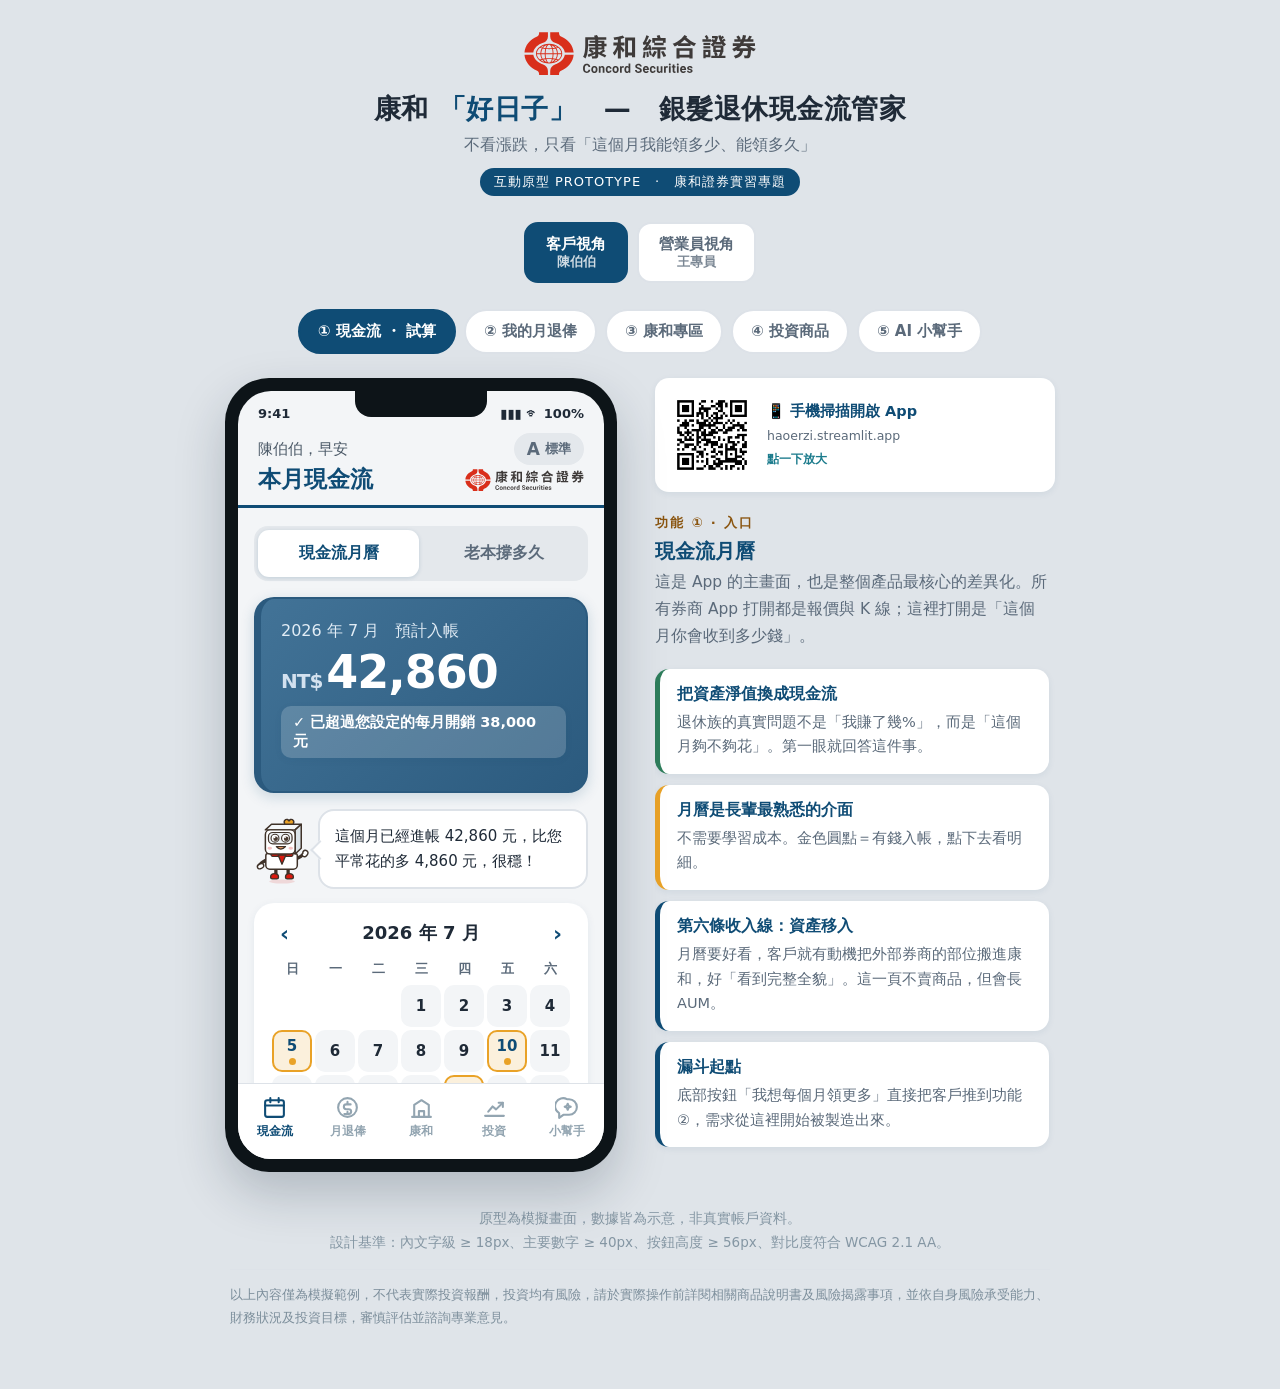
<file: index.html>
<!DOCTYPE html>
<html lang="zh-Hant">
<head>
<meta charset="UTF-8">
<meta name="viewport" content="width=device-width, initial-scale=1, viewport-fit=cover">
<title>康和「好日子」— 銀髮退休現金流管家</title>
<meta name="description" content="康和證券銀髮理財 App 原型：現金流月曆、三桶水資產配置、老本試算、防詐守門員、家庭共管。">

<!-- ===== PWA 設定（讓手機可以「加到主畫面」變成 App） ===== -->
<link rel="manifest" href="manifest.json">
<meta name="theme-color" content="#0F4C75">
<meta name="apple-mobile-web-app-capable" content="yes">
<meta name="apple-mobile-web-app-status-bar-style" content="black-translucent">
<meta name="apple-mobile-web-app-title" content="好日子">
<link rel="apple-touch-icon" href="assets/icons/icon-192.png">
<link rel="icon" type="image/png" href="assets/icons/icon-192.png">

<link rel="stylesheet" href="css/styles.css">
</head>
<body>

<!-- ===== 桌機版：說明標題（手機全螢幕模式會自動隱藏） ===== -->
<header class="page-head">
  <!-- 康和 logo（圖檔內嵌在 styles.css 的 .page-logo，單檔版本才不會有外部參照） -->
  <div class="page-logo" role="img" aria-label="康和證券集團"></div>
  <h1>康和 <span>「好日子」</span>　—　銀髮退休現金流管家</h1>
  <p>不看漲跌，只看「這個月我能領多少、能領多久」</p>
  <div class="badge">互動原型 PROTOTYPE　·　康和證券實習專題</div>
</header>

<!-- ===== 桌機版：身分切換（客戶 / 營業員，看的是同一套資料） ===== -->
<div class="roles" id="roles"><!-- 由 app.js 產生 --></div>

<!-- ===== 桌機版：畫面切換頁籤 ===== -->
<nav class="tabs" id="tabs"><!-- 由 app.js 產生 --></nav>

<div class="stage">

  <!-- ===== 手機外框 ===== -->
  <div class="phone">
    <div class="notch"></div>
    <div class="screen">
      <div class="statusbar"><span>9:41</span><span>▮▮▮ ᯤ 100%</span></div>
      <div class="appbar">
        <div class="bar-top">
          <div class="greet" id="greet">早安</div>
          <button class="a11y" id="a11y" title="切換字級大小">
            <span class="a11y-a">A</span><span id="a11yTx">標準</span>
          </button>
        </div>
        <!-- 標題列右側放白色反白 logo，每一頁都看得到品牌 -->
        <div class="title-row">
          <div class="title" id="scr-title">本月現金流</div>
          <div class="bar-logo" role="img" aria-label="康和證券"></div>
        </div>
      </div>
      <main class="body" id="body"><!-- 由 screens.js 產生 --></main>
      <nav class="nav" id="nav"><!-- 由 app.js 產生 --></nav>
      <div class="sheet" id="sheet"><!-- 二次確認用，由 app.js 產生 --></div>
    </div>
  </div>

  <!-- ===== 桌機版：右側簡報講稿 ＋ 手機掃描 QR code ===== -->
  <aside class="notes-col">
    <!-- QR code 圖片內嵌於 css/styles.css（改網址見 js/data.js 的 DEPLOY 註解）。
         點這張小卡會開啟下面的放大浮層，方便台下的人掃描。 -->
    <div class="qr-card" id="qrCard"><!-- 由 app.js 產生 --></div>
    <div class="notes" id="notes"><!-- 由 notes.js 產生 --></div>
  </aside>

</div>

<!-- ===== QR code 放大浮層：點左側小卡開啟，給台下的人掃描用 ===== -->
<div class="qr-zoom" id="qrZoom"><!-- 由 app.js 產生 --></div>

<footer class="foot">
  原型為模擬畫面，數據皆為示意，非真實帳戶資料。<br>
  設計基準：內文字級 ≥ 18px、主要數字 ≥ 40px、按鈕高度 ≥ 56px、對比度符合 WCAG 2.1 AA。
  <!-- 風險揭露文字由 app.js 從 data.js 的 GENERAL_DISCLAIMER 填入，只維護一份 -->
  <div class="foot-disc" id="footDisc"></div>
</footer>

<!-- ===== 程式碼（刻意使用傳統 script，確保雙擊 index.html 也能開） ===== -->
<script src="js/data.js"></script>
<script src="js/screens.js"></script>
<script src="js/notes.js"></script>
<script src="js/app.js"></script>
</body>
</html>
</file>
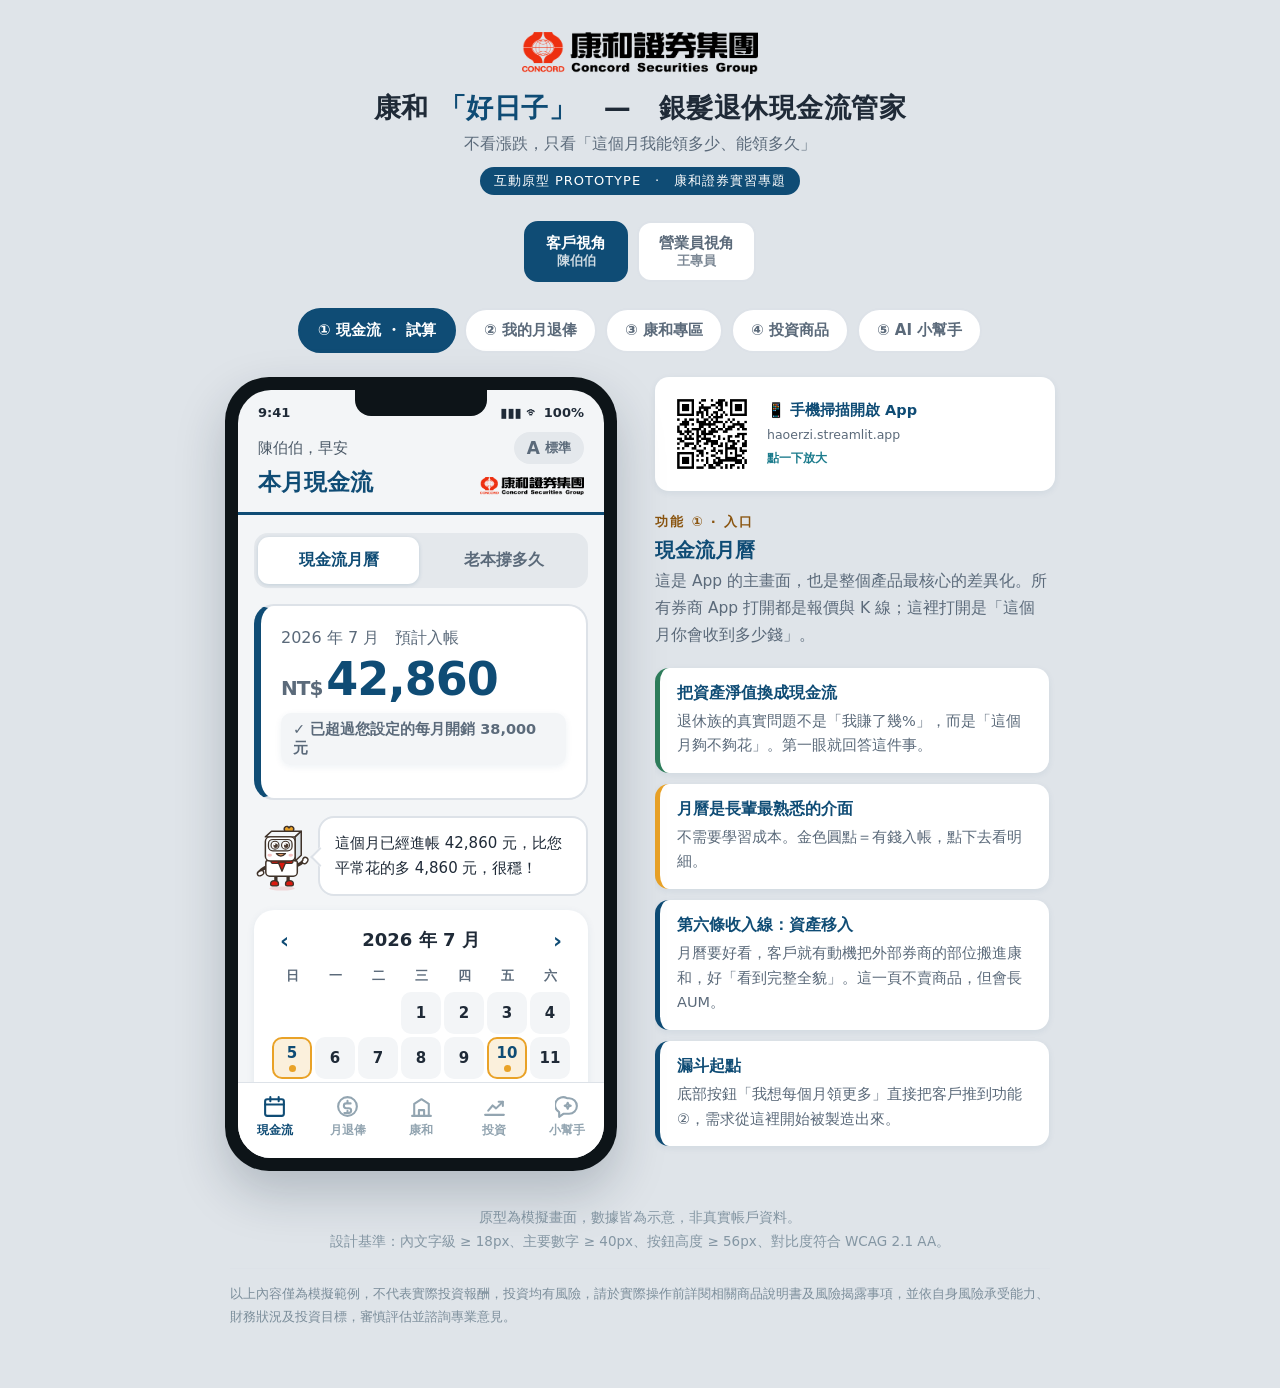
<file: 單檔版本_備份.html>
<!DOCTYPE html>
<!--
  康和「好日子」— 銀髮退休現金流管家　【單檔版本】
  ------------------------------------------------------------------
  這支檔案是由 index.html + css/ + js/ 自動合併產生的，方便單獨寄送或
  雙擊開啟。要修改內容請改原始的 js/data.js，改完後執行 產生單檔.py
  重新產生一次，不要直接改這裡。
  產生日期：2026-08-04　·　對應 service-worker 版本：v13
  ------------------------------------------------------------------
-->
<html lang="zh-Hant">
<head>
<meta charset="UTF-8">
<meta name="viewport" content="width=device-width, initial-scale=1, viewport-fit=cover">
<title>康和「好日子」— 銀髮退休現金流管家</title>
<meta name="description" content="康和證券銀髮理財 App 原型：現金流月曆、三桶水資產配置、老本試算、防詐守門員、家庭共管。">

<meta name="theme-color" content="#0F4C75">
<meta name="apple-mobile-web-app-capable" content="yes">
<meta name="apple-mobile-web-app-status-bar-style" content="black-translucent">
<meta name="apple-mobile-web-app-title" content="好日子">

<style>
/* ==========================================================================
   康和「好日子」App 樣式表
   --------------------------------------------------------------------------
   想改「顏色」→ 改下面第 1 區的 :root 變數，全站會一起變
   想改「字級」→ 搜尋 font-size
   想改「手機尺寸」→ 搜尋 .phone 的 width、.screen 的 height
   ========================================================================== */

/* ===== 1. 色彩與設計變數（改這裡就能換整套配色） ===== */
:root{
  /* ===== 主色調：灰、白、深藍 =====
     整體只用這三個色階，畫面才不會花。顏色只留給「有特殊意義」的東西
     （見下方的語意色）。 */
  --navy:#0F4C75;        /* 主色：主要按鈕、選中的頁籤／導覽、卡片色條 */
  --navy-dk:#0A3557;     /* 主色深階：hover、需要更深的時候 */
  --head:#0F4C75;        /* 標題、金額、重點數字（跟主色同一個藍，語意不同所以分開放） */

  --ink:#1F2A37;         /* 主要文字：深灰藍 */
  --ink-2:#5B6A7A;       /* 次要文字 */
  --line:#DDE2E8;        /* 卡片外框 */
  --line-2:#EDF0F3;      /* 更淡的分隔線（列與列之間） */
  --bg:#DFE4E9;          /* 頁面底色：灰（比卡片深兩階，白手機才浮得起來） */
  --tint:#F3F5F7;        /* 手機螢幕底色、卡片內的淺色填充 */
  --tint-2:#E4E8EC;      /* 手機標題列的灰 */
  --track:#DDE2E8;       /* 滑桿與進度條的軌道 */
  --card:#FFFFFF;        /* 卡片：白 */

  /* ===== 語意色：只給「有特別意義」的東西用，不當裝飾 =====
     金 → ① 月曆的入帳金點，以及「把選定商品加進月曆」的模擬狀態
     綠 → 安全、適合您、每月可領的錢（正向）
     琥珀→ 警示、RR4、需加強評估
     酒紅→ 高風險、詐騙警告、RR5
     青 → 聯絡真人（撥電話、預約回電）
     品牌紅 → 只給吉祥物「小方」的領巾與鞋，跟官方角色一致；
              介面本身不再用紅色（logo 是圖檔，本來就保留原本的紅黑配色） */
  --gold:#E9A227;
  --gold-tx:#8A5510;
  --gold-lt:#FBF0DC;
  --green:#2E7D5B;
  --green-lt:#E4F2EA;
  --red:#7A2233;
  --red-lt:#FBE9E7;
  --teal:#1B7B8C;
  --brand-red:#DB190E;

  --radius:20px;
  --font:"PingFang TC","Noto Sans TC","Microsoft JhengHei",system-ui,sans-serif;
}

*{box-sizing:border-box;-webkit-tap-highlight-color:transparent}

/* 按下去會有一點點回饋（輕輕縮小一下），比死板的純色切換更有手感。
   幅度很小（4%）、時間很短，不是持續播放的動態效果，跟吉祥物的浮動動畫不同類，
   不受「減少動態效果」設定影響——原生 iOS/Android 的按鈕按壓回饋也是同樣邏輯。 */
.bigbtn,.pick,.chip,.tab,.role,.qbtn,.nav button,.qr-card,.cz-t,.cz-b{
  transition:transform .12s ease;
}
.bigbtn:active,.pick:active,.chip:active,.tab:active,.role:active,
.qbtn:active,.nav button:active,.qr-card:active,.cz-t:active,.cz-b:active{
  transform:scale(.96);
}

body{
  margin:0;padding:32px 16px 60px;
  background:var(--bg);
  font-family:var(--font);
  color:var(--ink);
}

/* 背景保持全白，不加裝飾色塊——之前那兩團模糊光暈會把白色染成淡紅／淡黃。 */

/* ===== 2. 桌機版頁首 ===== */
.page-head{max-width:1180px;margin:0 auto 26px;text-align:center}
.page-head h1{font-size:27px;margin:0 0 8px;letter-spacing:.5px}
.page-head h1 span{color:var(--head)}
.page-head p{margin:0;color:var(--ink-2);font-size:16px}
.badge{display:inline-block;margin-top:12px;background:var(--navy);color:#fff;
  font-size:13px;padding:5px 14px;border-radius:20px;letter-spacing:1px}

/* ===== 3. 畫面切換頁籤 ===== */
.tabs{display:flex;flex-wrap:wrap;gap:8px;justify-content:center;max-width:900px;margin:26px auto 24px}
.tab{
  background:#fff;border:2px solid var(--line);color:var(--ink-2);
  padding:11px 18px;border-radius:30px;font-size:15px;font-weight:600;
  cursor:pointer;transition:.15s;font-family:inherit;
}
.tab:hover{border-color:var(--navy)}
.tab.on{background:var(--navy);border-color:var(--navy);color:#fff}

/* ===== 4. 版面 ===== */
.stage{display:flex;gap:38px;justify-content:center;align-items:flex-start;
  max-width:1180px;margin:0 auto;flex-wrap:wrap}

/* ===== 5. 手機外框 ===== */
.phone{
  width:392px;flex:0 0 392px;background:#0d1418;border-radius:44px;padding:13px;
  /* 背景改成純白之後，原本外圍那圈品牌紅暈光會在白底上變成一圈粉紅，很髒，
     改回單純的中性深色投影。 */
  box-shadow:0 22px 50px rgba(20,35,55,.22);
  position:relative;
}
.notch{position:absolute;top:13px;left:50%;transform:translateX(-50%);
  width:132px;height:26px;background:#0d1418;border-radius:0 0 16px 16px;z-index:6}
.screen{
  background:var(--tint);border-radius:33px;overflow:hidden;height:768px;
  display:flex;flex-direction:column;position:relative;
}
/* 標題列改成白底深字（原本是整塊實色紅底＋白字）。
   康和「好康 fun 心投」官網的頁首就是白底＋紅黑原版 logo，這樣改有三個好處：
     1. 少一大塊紅，整體不再刺眼
     2. logo 可以用官方原版配色，不必再做一張白色反白版
     3. 標題文字對比度從「白配紅 5.05:1」提高到「深褐配白 12:1 以上」
   底部留一條品牌紅細線當視覺錨點，仍看得出是康和的紅。 */
.statusbar{height:34px;flex:0 0 34px;background:var(--bar);color:var(--ink);
  display:flex;align-items:flex-end;justify-content:space-between;
  padding:0 20px 4px;font-size:13px;font-weight:600}
.appbar{background:var(--bar);color:var(--ink);padding:8px 20px 14px;
  border-bottom:3px solid var(--navy)}
.appbar .bar-top{display:flex;align-items:center;justify-content:space-between;gap:10px}
.appbar .greet{font-size:15px;color:#4A5866}
.appbar .title{font-size:23px;font-weight:700;margin-top:3px;color:var(--head)}
/* 無障礙：字級切換鈕（點一下循環 標準 → 大 → 特大） */
.a11y{background:var(--tint-2);border:0;border-radius:20px;color:var(--ink-2);
  font-family:inherit;font-size:13px;font-weight:700;padding:7px 13px;cursor:pointer;
  display:flex;align-items:center;gap:5px}
.a11y .a11y-a{font-size:17px;font-weight:800;line-height:1}
.body{flex:1;overflow-y:auto;padding:18px 16px 20px;-webkit-overflow-scrolling:touch}
.body::-webkit-scrollbar{width:0}

/* ===== 6. 底部導覽列 ===== */
.nav{flex:0 0 76px;background:#fff;border-top:1px solid var(--line);
  display:flex;align-items:center;justify-content:space-around;padding-bottom:8px}
.nav button{background:none;border:0;font-family:inherit;cursor:pointer;
  display:flex;flex-direction:column;align-items:center;gap:3px;
  color:#93A5B1;font-size:12px;font-weight:600;padding:6px 4px;flex:1}
.nav button svg{width:25px;height:25px;stroke:currentColor;fill:none;stroke-width:2;
  stroke-linecap:round;stroke-linejoin:round}
.nav button.on{color:var(--navy)}

/* ===== 7. 通用卡片 ===== */
.card{background:var(--card);border-radius:var(--radius);padding:18px;margin-bottom:14px;
  box-shadow:0 2px 8px rgba(15,76,117,.07)}
.card h3{margin:0 0 12px;font-size:18px;font-weight:700}
.sub{font-size:14px;color:var(--ink-2);line-height:1.6}

/* ===== 8. 主要金額區塊 ===== */
/* 原本是整塊實色紅底＋白字，看起來像一大塊警示色。
   改成白底卡片＋左側色條＋數字本身用色，紅色變成點綴不是背景，
   跟康和「好康 fun 心投」官網的做法一致（白底配色塊點綴，不是滿版色底）。 */
.hero{background:var(--card);border:2px solid var(--line);border-left:7px solid var(--navy);
  border-radius:20px;padding:22px 20px;margin-bottom:16px;color:var(--ink)}
.hero .lbl{font-size:16px;color:var(--ink-2)}
.hero .amt{font-size:46px;font-weight:800;letter-spacing:-1px;margin:6px 0 2px;
  line-height:1.05;color:var(--head)}
.hero .amt small{font-size:20px;font-weight:600;margin-right:4px;color:var(--ink-2)}
/* border:0 是必要的：桌機右側講稿的卡片也叫 .note，它的 border-left:5px 會漏進來，
   配上這裡的 border-radius 會在左邊畫出一條括號狀的弧線。 */
.hero .note{font-size:14.5px;color:var(--ink-2);margin-top:8px;border:0;
  background:var(--tint);padding:7px 12px;border-radius:10px;display:inline-block;font-weight:600}
/* 模擬狀態（在 ② 選了補缺口方案之後）：整張卡換成亮金實底＋深褐字。
   一般狀態是白卡藍字、模擬狀態是亮金卡，兩者一眼就分得出來，
   在整頁白卡之中最搶眼。
   ------------------------------------------------------------------
   為什麼是「深褐字」不是白字：亮金 #E9A227 配白字只有 2.17:1，
   完全過不了 WCAG AA。要用白字就得把金色一路壓深到 #A8680C 以下，
   那樣就不亮了。改成亮金底＋深褐字，對比度 6.36～8.82:1，
   金色可以維持最亮的狀態——這也是康和「好康 fun 心投」官網
   那條黃色列的做法。 */
/* 五段漸層：46% 處放一道微亮的反光帶，金色才會像「金屬」而不是一塊平面的芥末色。
   色相刻意壓在 39–43°（偏橘的暖金）——原本 44° 偏綠，看起來就會像芥末醬。
   每一段都驗過對比度，最深的 #C99A42 配深褐字仍有 5.39:1。 */
.hero.sim{background:linear-gradient(135deg,#F6E1AC 0%,#E7C67B 30%,#F0D293 46%,
    #DCB35F 62%,#C99A42 100%);
  border:2px solid #BE8E34;border-left:7px solid #BE8E34;color:#3A2A12;
  box-shadow:0 6px 20px rgba(190,142,52,.32)}
.hero.sim .lbl{color:#4A3410}
.hero.sim .amt{color:#3A2A12}
.hero.sim .amt small{color:#4A3410}
/* 說明列用「半透明白」提亮，讓中間比外框淺一階（之前用半透明黑，中間反而比旁邊深，
   看起來像凹陷）。 */
.hero.sim .note{background:rgba(255,255,255,.42);color:#3A2A12}

/* ===== 9. 現金流月曆 ===== */
.cal-head{display:flex;align-items:center;justify-content:space-between;margin-bottom:10px}
.cal-head b{font-size:18px}
.cal-head span{color:var(--head);font-size:22px;font-weight:700;padding:0 8px;cursor:pointer}
/* minmax(0,1fr)：1fr 的隱含最小值是內容寬度，放大字級時 7 欄會壓不下去而溢出，
   改成 minmax(0,1fr) 才能真的等分縮小 */
.cal{display:grid;grid-template-columns:repeat(7,minmax(0,1fr));gap:3px}
.cal .dow{text-align:center;font-size:13px;color:var(--ink-2);font-weight:700;padding:4px 0}
.cal .day{aspect-ratio:1/1.05;border-radius:10px;display:flex;flex-direction:column;
  align-items:center;justify-content:center;font-size:15px;font-weight:600;
  border:2px solid transparent;background:var(--tint);color:var(--ink)}
.cal .day.blank{background:transparent}
.cal .day.pay{background:var(--gold-lt);border-color:var(--gold);color:var(--head);cursor:pointer}
.cal .day.pay .dot{width:7px;height:7px;border-radius:50%;background:var(--gold);margin-top:3px}
.cal .day.pay.sel{background:var(--gold);color:var(--ink)}
.cal .day.pay.sel .dot{background:#fff}
/* 模擬方案的入帳日：虛線外框，跟真實入帳區隔開 */
.cal .day.plan{background:#fff;border:2.5px dashed var(--gold);color:var(--gold-tx)}
.cal .day.plan .dot{background:var(--gold)}
.cal .day.plan.sel{background:var(--gold);color:var(--ink);border-style:solid}

.pay-list{margin-top:14px;border-top:2px dashed var(--line);padding-top:12px}
.pay-row{display:flex;justify-content:space-between;align-items:center;
  padding:11px 0;border-bottom:1px solid var(--line-2);font-size:16px}
.pay-row:last-child{border-bottom:0}
.pay-row .d{color:var(--ink-2);font-size:14px}
.pay-row .n{font-weight:600}
.pay-row .v{color:var(--green);font-weight:800;font-size:18px}
.pay-row.sim .n{color:var(--gold-tx)}
.pay-row.sim .v{color:var(--gold-tx)}
.pay-total{border-top:2px solid var(--line);margin-top:6px;padding-top:12px}
.pay-total .n{font-size:17px}
.pay-total .v{font-size:22px}
.list-title{margin-bottom:8px;font-weight:600;color:var(--ink);font-size:14px}

/* ===== 9-2. 畫面 ① 的左右子頁切換（現金流月曆 ／ 老本撐多久） ===== */
.subtabs{display:flex;gap:4px;background:var(--tint-2);border-radius:14px;padding:4px;margin-bottom:16px}
.subtab{flex:1;min-width:0;background:none;border:0;border-radius:11px;
  font-family:inherit;font-size:16px;font-weight:700;color:var(--ink-2);
  padding:13px 6px;cursor:pointer;transition:.15s;white-space:nowrap;
  overflow:hidden;text-overflow:ellipsis}
.subtab.on{background:#fff;color:var(--head);box-shadow:0 1px 4px rgba(15,76,117,.16)}

/* ==========================================================================
   9-3. 吉祥物「小方」
   --------------------------------------------------------------------------
   圖形是 screens.js 的 S.mk()（SVG）。這裡只管大小、位置與動畫。
   四種尺寸：mk-lg 大 / mk-md 中 / mk-sm 小 / mk-av 對話頭像
   mk-peek 是「從金額卡右下角冒出來」的特別用法。
   ========================================================================== */
.mk{display:block;flex:0 0 auto;overflow:visible}
.mk-lg{width:118px}
.mk-md{width:78px}
.mk-sm{width:56px}
.mk-av{width:38px;align-self:flex-end;margin-bottom:-2px}

/* 小方 ＋ 對話泡泡 */
.mk-row{display:flex;align-items:center;gap:8px;margin-bottom:14px}
.mk-say{position:relative;flex:1;min-width:0;background:#fff;border:2px solid var(--line);
  border-radius:16px;padding:13px 15px;font-size:15px;line-height:1.65;color:var(--ink);
  text-align:left}
.mk-say b{color:var(--head)}
/* 泡泡左邊的小尖角：旋轉 45° 的方塊，只留左下兩邊框線，接縫才不會露出來 */
.mk-say::after{content:"";position:absolute;left:-7px;top:50%;margin-top:-6px;
  width:12px;height:12px;background:#fff;transform:rotate(45deg);
  border-left:2px solid var(--line);border-bottom:2px solid var(--line)}
.card .mk-row{margin-bottom:0}
.card .mk-say{background:var(--tint)}
.card .mk-say::after{background:var(--tint)}

/* 動畫：浮動、揮手、眨眼 */
.mk-b{animation:mkFloat 3.4s ease-in-out infinite}
.mk-h{transform-origin:92px 100px;animation:mkWave 1.9s ease-in-out infinite}
.mk-e{animation:mkBlink 5.2s infinite}
@keyframes mkFloat{0%,100%{transform:translateY(0)}50%{transform:translateY(-3.5px)}}
@keyframes mkWave{0%,100%{transform:rotate(-10deg)}50%{transform:rotate(18deg)}}
@keyframes mkBlink{0%,92%,100%{transform:scaleY(1)}95%{transform:scaleY(.12)}}
/* 使用者若在系統關掉動態效果，就完全靜止（前庭失調與暈眩考量） */
@media (prefers-reduced-motion:reduce){
  .mk-b,.mk-h,.mk-e{animation:none}
}

/* ===== 10. 區塊小標與鍵值列（月退俸／投資頁共用） ===== */
.sec-h{font-size:16px;font-weight:700;color:var(--head);margin:20px 0 10px;
  padding-left:11px;border-left:5px solid var(--navy)}
/* 分類標題正下方的一句白話解釋（投資頁用），字級小、灰色，不搶標題的視覺重量 */
.sec-d{font-size:13px;color:var(--ink-2);line-height:1.6;margin:-4px 0 12px;padding-left:11px}
/* ETF 內部的小分類標題（市值型／高股息…），比 .sec-h 再輕一階 */
.sec-h2{font-size:13.5px;font-weight:700;color:var(--teal);margin:14px 0 8px;
  padding-left:11px;border-left:3px solid var(--teal)}
.kv-row{display:flex;justify-content:space-between;align-items:center;
  padding-top:13px;margin-top:13px;border-top:1px dashed var(--line);font-size:15.5px;color:var(--ink-2)}
.kv-row b{font-size:19px;color:var(--head)}

/* ===== 11. 試算滑桿 ===== */
.slider-wrap{margin:16px 0 6px}
.slider-val{font-size:32px;font-weight:800;color:var(--head);text-align:center;margin-bottom:6px}
input[type=range]{-webkit-appearance:none;appearance:none;width:100%;height:14px;border-radius:10px;
  background:var(--track);outline:none}
input[type=range]::-webkit-slider-thumb{-webkit-appearance:none;width:40px;height:40px;
  border-radius:50%;background:#fff;border:5px solid var(--navy);cursor:pointer;
  box-shadow:0 3px 8px rgba(0,0,0,.22)}
input[type=range]::-moz-range-thumb{width:32px;height:32px;border-radius:50%;
  background:#fff;border:5px solid var(--navy);cursor:pointer}
.range-ends{display:flex;justify-content:space-between;font-size:13px;color:var(--ink-2);margin-top:6px}

.result{background:var(--green-lt);border-radius:16px;padding:18px;text-align:center;margin-top:16px;
  border:2px solid #BFE0CE}
.result.warn{background:var(--gold-lt);border-color:#EBCB94}
.result.bad{background:var(--red-lt);border-color:#F0BDB6}
.result .lbl{font-size:16px;color:var(--ink-2)}
.result .big{font-size:44px;font-weight:800;color:var(--green);line-height:1.1;margin:4px 0}
.result.warn .big{color:var(--gold-tx)}
.result.bad .big{color:var(--red)}
.result .tip{font-size:14.5px;color:var(--ink-2);margin-top:6px;line-height:1.6}

.timeline{height:26px;border-radius:13px;background:var(--track);overflow:hidden;margin:14px 0 4px;position:relative}
.timeline .fill{height:100%;background:linear-gradient(90deg,var(--teal),var(--green));
  transition:width .6s;display:flex;align-items:center;justify-content:flex-end;
  padding-right:9px;color:#fff;font-size:12.5px;font-weight:700}

/* ===== 12. 提示與警示卡 ===== */
.alert{border-radius:16px;padding:16px;margin-bottom:13px;display:flex;gap:13px;align-items:flex-start}
.alert .ic{flex:0 0 42px;height:42px;border-radius:50%;display:flex;align-items:center;
  justify-content:center;font-size:22px}
.alert.hi{background:var(--red-lt);border:2px solid #F0BDB6}
.alert.hi .ic{background:var(--red);color:#fff}
.alert.md{background:var(--gold-lt);border:2px solid #EBCB94}
.alert.md .ic{background:var(--gold);color:var(--ink)}
.alert.ok{background:var(--green-lt);border:2px solid #BFE0CE}
.alert.ok .ic{background:var(--green);color:#fff}
.alert .t{font-size:16.5px;font-weight:700;margin-bottom:4px}
.alert .x{font-size:14.5px;color:var(--ink-2);line-height:1.62}

/* ===== 13. 大按鈕（樂齡設計：高度 ≥ 56px） ===== */
.bigbtn{width:100%;border:0;border-radius:16px;padding:19px;font-size:19px;font-weight:700;
  font-family:inherit;cursor:pointer;margin-bottom:11px;display:flex;
  align-items:center;justify-content:center;gap:9px}
.bigbtn.p{background:var(--navy);color:#fff}
.bigbtn.r{background:var(--red);color:#fff}
.bigbtn.t{background:var(--teal);color:#fff}
.bigbtn.o{background:#fff;color:var(--navy);border:2.5px solid var(--navy)}
.bigbtn.sm{padding:14px;font-size:16px;margin-top:12px}
a.bigbtn{text-decoration:none}   /* 撥號與外連用 <a>，外觀要跟 <button> 一致 */

/* ===== 13-2. 康和 logo 的三個位置 =====
   原檔：assets/logo-concords.png（彩色，1187x211，取自康和官網集團簡介 PDF）
        assets/logo-concords-white.png（反白版，深色底用）
   兩張都內嵌成 data URI，單檔版本才不會有外部參照。 */
/* 桌機頁首：彩色 */
/* 康和 logo（紅底球＋黑字，官方原版配色，沒有改過色）。
   桌機頁首與手機標題列共用同一張圖：手機標題列以前用的是「純白反白版」，
   改成白底標題列之後就該用原版配色了，白色版整個刪掉，檔案反而更小。 */
.page-logo,.bar-logo{background-image:url("[data-uri]")}
.page-logo{width:100%;max-width:236px;height:42px;margin:0 auto 16px;
  background-repeat:no-repeat;background-position:center;background-size:contain}
/* 手機標題列右側的 logo：白底標題列配官方原版紅黑配色，每一頁都看得到 */
.title-row{display:flex;align-items:flex-end;justify-content:space-between;gap:12px}
.bar-logo{flex:0 0 auto;width:104px;height:19px;margin-bottom:3px;
  background-repeat:no-repeat;background-position:center;background-size:contain}

/* 大按鈕：左圖示、右兩行字（掌先機、投顧網站、樂齡專線共用） */
.cz{margin-bottom:4px}
.cz-b{text-decoration:none;justify-content:flex-start;gap:14px;padding:17px 18px;text-align:left}
.cz-ic{width:30px;height:30px;flex:0 0 auto;fill:none;stroke:currentColor;stroke-width:1.9;
  stroke-linecap:round;stroke-linejoin:round}
.cz-tx{display:flex;flex-direction:column;line-height:1.3;min-width:0}
.cz-tx i{font-style:normal;font-size:13.5px;font-weight:600;opacity:.78;margin-top:3px}

/* 康和專區最上面：小方帶路 ＋ 帳號綁定狀態 */
.cz-head{text-align:center}
.cz-head .cz-bind{margin-top:14px}
.cz-bind{margin-top:2px;display:inline-block;background:var(--green-lt);color:var(--green);
  font-size:13.5px;font-weight:700;padding:6px 13px;border-radius:20px}

/* 營業員名片卡 */
.cz-nc .cl-sub{font-size:13.5px;color:var(--ink-2);line-height:1.5;margin-top:2px}

/* 其他服務：兩欄圖示格 */
.cz-grid{display:grid;grid-template-columns:1fr 1fr;gap:10px;margin-bottom:14px}
.cz-t{background:var(--card);border-radius:16px;padding:15px 13px;text-decoration:none;
  box-shadow:0 2px 8px rgba(15,76,117,.07);display:flex;flex-direction:column;gap:3px;
  min-height:104px;cursor:pointer}
.cz-t svg{width:27px;height:27px;fill:none;stroke:var(--navy);stroke-width:1.9;
  stroke-linecap:round;stroke-linejoin:round;margin-bottom:4px}
.cz-t b{font-size:15.5px;font-weight:700;color:var(--ink);line-height:1.3}
.cz-t i{font-style:normal;font-size:12.5px;color:var(--ink-2);line-height:1.45}

/* 防詐守門員 */
.cz-in{width:100%;border:2px solid var(--line);border-radius:12px;padding:13px;
  font-family:inherit;font-size:16px;line-height:1.6;color:var(--ink);
  margin:12px 0 0;resize:vertical}
.cz-in:focus{outline:none;border-color:var(--teal)}
/* 檢查結果：紅旗可能有好幾條，改成圖示在上、內容佔滿整行才讀得舒服 */
.czr{margin-top:14px;display:block}
.czr .ic{margin-bottom:9px}
.cz-flag{background:rgba(255,255,255,.7);border-radius:10px;padding:9px 11px;margin:8px 0;
  font-size:14px;color:var(--ink-2);line-height:1.6}
.cz-flag b{display:block;color:var(--red);font-size:14.5px;margin-bottom:2px}

/* 康和快訊 */
.cz-nw{padding:12px 0}
.cz-nw.bd{border-top:1px solid var(--line-2)}
.cz-nw-t{font-size:16px;font-weight:700;color:var(--ink);line-height:1.45}
.cz-nw-x{font-size:13.5px;color:var(--teal);line-height:1.6;margin-top:5px}

/* ===== 14. 風險等級標籤 RR1–RR5 ===== */
.pill{font-size:12.5px;font-weight:700;padding:5px 11px;border-radius:20px;
  background:var(--green-lt);color:var(--green);white-space:nowrap;flex:0 0 auto}
.pill.rr1,.pill.rr2{background:var(--green-lt);color:var(--green)}
.pill.rr3{background:#E2F0F3;color:var(--teal)}
.pill.rr4{background:var(--gold-lt);color:var(--gold-tx)}
.pill.rr5{background:var(--red-lt);color:var(--red)}

/* ===== 15. 月退俸：補足缺口的方案卡 ===== */
.sol{background:var(--card);border-radius:var(--radius);padding:17px;margin-bottom:12px;
  border:2px solid var(--line);box-shadow:0 2px 10px rgba(15,76,117,.05)}
.sol.s-a{border-left:7px solid var(--green)}
.sol.s-b{border-left:7px solid var(--teal)}
.sol.s-c{border-left:7px solid var(--gold)}
.sol-top{display:flex;align-items:center;justify-content:space-between;gap:8px;margin-bottom:7px}
.sol-tag{font-size:13px;font-weight:700;color:var(--ink-2);letter-spacing:1px}
.sol-nm{font-size:20px;font-weight:800;color:var(--ink)}
.sol-cat{font-size:13.5px;color:var(--ink-2);margin-top:2px}
.sol-need{display:flex;align-items:baseline;justify-content:space-between;
  background:var(--tint);border-radius:12px;padding:11px 14px;margin:11px 0 9px}
.sol-need span{font-size:14.5px;color:var(--ink-2)}
.sol-need b{font-size:27px;font-weight:800;color:var(--head)}
.sol-d{font-size:14px;color:var(--ink-2);line-height:1.62;margin-bottom:4px}
.sol-fit{font-size:13.5px;font-weight:600;margin-top:9px;padding:8px 11px;border-radius:10px;line-height:1.55}
.sol-fit.ok{background:var(--green-lt);color:var(--green)}
.sol-fit.no{background:var(--gold-lt);color:#9A5F0C}

/* ===== 16. 投資頁：風險屬性、分類籤、商品卡 ===== */
.kyc{border-left:7px solid var(--navy)}
.kyc-l{font-size:14px;color:var(--ink-2)}
.kyc-v{font-size:21px;font-weight:800;color:var(--head);margin:3px 0 8px;
  display:flex;align-items:center;flex-wrap:wrap;gap:4px}

/* RR1–RR5 白話對照卡：預設收合的 <details>，不會把下面的商品清單往下推。
   .card 原本的 18px padding 讓給 summary／rr-body 自己控制，避免雙重留白。 */
.rr-legend{padding:0}
.rr-legend summary{cursor:pointer;list-style:none;padding:16px 18px;
  display:flex;align-items:center;justify-content:space-between;gap:10px}
.rr-legend summary::-webkit-details-marker{display:none}
.rr-legend-h{font-size:15px;font-weight:700;color:var(--ink)}
.rr-legend .rr-arrow{color:var(--ink-2);font-size:13px;flex:0 0 auto;transition:transform .2s}
.rr-legend[open] .rr-arrow{transform:rotate(180deg)}
.rr-body{padding:0 18px 14px}
.rr-row{display:flex;align-items:center;gap:11px;padding:8px 0;font-size:13.5px;
  color:var(--ink-2);border-top:1px solid var(--line-2)}
.rr-row:first-of-type{border-top:0}

.chips{display:flex;gap:7px;overflow-x:auto;padding:2px 0 10px;margin-bottom:2px;
  scrollbar-width:none}
.chips::-webkit-scrollbar{height:0}
.chip{flex:0 0 auto;border:2px solid var(--line);background:#fff;color:var(--ink-2);
  border-radius:20px;padding:9px 15px;font-size:14.5px;font-weight:600;
  font-family:inherit;cursor:pointer;white-space:nowrap}
.chip.on{background:var(--navy);border-color:var(--navy);color:#fff}

.prod{background:var(--card);border-radius:var(--radius);padding:16px;margin-bottom:12px;
  border:2px solid var(--line);box-shadow:0 2px 10px rgba(15,76,117,.05)}
.prod.warn{border-color:#EBCB94}
.prod-top{display:flex;align-items:flex-start;justify-content:space-between;gap:9px}
.prod-nm{font-size:17.5px;font-weight:700;color:var(--ink);line-height:1.4}
.prod-cash{background:var(--gold-lt);border-radius:11px;padding:10px 13px;margin:10px 0 8px;
  font-size:15px;color:#8A5510;font-weight:600}
.prod-cash b{font-size:23px;font-weight:800;color:var(--gold-tx)}
.prod-cash.alt{background:var(--tint);color:var(--ink-2);font-weight:600}
.prod-d{font-size:14px;color:var(--ink-2);line-height:1.62}
.prod-meta{display:flex;gap:14px;margin-top:8px;font-size:13px;color:var(--ink-2)}
.prod-meta span{background:var(--tint);border-radius:8px;padding:4px 9px}

/* 「還不確定？問小幫手」——刻意做成小小的文字連結，不是按鈕，
   份量要比下面的「試算並申購」CTA 輕，才不會兩個搶視覺。 */
.prod-help{display:flex;justify-content:flex-end;margin-top:9px}
.prod-help button{background:none;border:0;color:var(--teal);font-size:13.5px;font-weight:600;
  font-family:inherit;cursor:pointer;padding:4px 2px}
.prod-help button:hover{text-decoration:underline}

/* ===== 17. AI 小幫手：對話、快捷問題、麥克風 ===== */
.chat{display:flex;flex-direction:column;gap:11px;margin-bottom:16px}
/* AI 回答：小方的頭像 ＋ 泡泡 */
.bbr{display:flex;align-items:flex-end;gap:7px;max-width:94%;align-self:flex-start}
.bbr .bb{max-width:none}
.bb{max-width:88%;padding:14px 16px;border-radius:18px;font-size:15.5px;line-height:1.68}
.bb.ai{background:var(--card);border:2px solid var(--line);border-bottom-left-radius:5px;
  align-self:flex-start;color:var(--ink)}
.bb.me{background:var(--navy);color:#fff;border-bottom-right-radius:5px;
  align-self:flex-end;font-weight:600}
.bb.typing{color:var(--ink-2);font-style:italic}
.ai-go{display:block;width:100%;margin-top:11px;background:#fff;color:var(--navy);
  border:2px solid var(--navy);border-radius:12px;padding:11px;font-size:15px;
  font-weight:700;font-family:inherit;cursor:pointer}
.alert .ai-go{margin-top:10px}

.quick{margin-bottom:14px}
.qbtn{display:block;width:100%;text-align:left;background:#fff;border:2px solid var(--line);
  border-radius:14px;padding:15px 16px;font-size:16px;font-family:inherit;color:var(--ink);
  cursor:pointer;margin-bottom:9px;line-height:1.5}
.qbtn:hover{border-color:var(--navy)}

.mic{width:100%;border:0;border-radius:16px;padding:20px;font-size:20px;font-weight:700;
  font-family:inherit;cursor:pointer;background:var(--navy);color:#fff;
  display:flex;align-items:center;justify-content:center;gap:11px;margin-bottom:12px}
.mic .mic-ic{width:26px;height:26px;stroke:currentColor;fill:none;stroke-width:2;
  stroke-linecap:round;stroke-linejoin:round;flex:0 0 26px}
.mic.on{background:var(--red)}

.disc{font-size:12.5px;color:var(--ink-2);line-height:1.7;background:var(--tint-2);
  border-radius:12px;padding:12px 14px;margin-bottom:12px}
/* 同一個揭露框裡的第二段（通用風險揭露），用細線跟上一段分開 */
.disc-x{margin-top:9px;padding-top:9px;border-top:1px solid var(--line)}
.spk{display:block;margin-top:10px;background:var(--tint);border:0;border-radius:10px;
  padding:9px 13px;font-size:14px;font-family:inherit;color:var(--head);
  font-weight:600;cursor:pointer}

/* ===== 18. 卡片內的次要動作鈕（選方案、試算並申購、撥電話） =====
   顏色照「這顆按鈕在做什麼」分配，不要全部都是紅的：
     預設（金色）＝ 探索、試算、看更多——按下去不會發生實際交易
     .pick.t（青色）＝ 聯絡人：撥電話、預約回電
   真正會成交的動作（確認送出、預約營業員）才用紅色的 .bigbtn.p。
   這是照康和「好康 fun 心投」官網的做法：紅／金／青輪流用，紅色留給最重要的那一個。 */
.pick{width:100%;margin-top:11px;background:var(--navy);color:#fff;border:0;
  border-radius:12px;padding:14px;font-size:16px;font-weight:700;
  font-family:inherit;cursor:pointer}
.pick.t{background:var(--teal);color:#fff}
.prod.open .pick{background:#fff;color:var(--navy);border:2px solid var(--navy)}

/* ===== 19. 申購試算面板 ===== */
.order{margin-top:14px;padding-top:15px;border-top:2px dashed var(--line)}
.ord-h{font-size:16px;font-weight:700;margin-bottom:10px}
.ord-out{display:flex;gap:10px;margin:14px 0 10px}
.ord-out>div{flex:1;background:var(--gold-lt);border-radius:12px;padding:11px 13px}
.ord-out span{display:block;font-size:13px;color:var(--ink-2)}
.ord-out b{font-size:20px;color:var(--gold-tx);font-weight:800}
.ord-out .alt{flex:1;background:var(--tint);color:var(--ink-2);font-size:14px;line-height:1.6}
.ord-fee{font-size:14px;color:var(--ink-2);background:var(--tint);border-radius:10px;
  padding:10px 13px;margin-bottom:13px}
.ord-fee b{color:var(--head);font-size:16px}

/* ===== 20. 二次確認浮層（防誤觸） ===== */
.sheet{position:absolute;inset:0;background:rgba(10,32,50,.55);display:none;
  align-items:flex-end;z-index:20}
.sheet.on{display:flex}
.sheet-box{width:100%;background:#fff;border-radius:22px 22px 0 0;padding:22px 18px 18px;
  max-height:88%;overflow-y:auto}
.sheet-t{font-size:15px;color:var(--ink-2);text-align:center}
.sheet-big{font-size:23px;font-weight:800;color:var(--head);text-align:center;margin:6px 0 16px;line-height:1.35}
.sheet-kv{display:flex;justify-content:space-between;align-items:center;
  padding:12px 0;border-bottom:1px solid var(--line-2);font-size:15.5px;color:var(--ink-2)}
.sheet-kv b{font-size:20px;color:var(--ink);font-weight:800}
.sheet-kv.full{display:block;line-height:1.7;border-bottom:0;text-align:center;color:var(--ink)}
.sheet-kv.full.sub{font-size:14px;color:var(--ink-2);padding-top:0}
.sheet-warn{background:var(--gold-lt);border-radius:12px;padding:13px;margin:14px 0 16px;
  font-size:14px;color:#8A5510;line-height:1.65}
/* 對話框裡的大字說明（樂齡基準：內文 ≥ 18px） */
.sheet-x{font-size:18px;line-height:1.8;color:var(--ink);margin:2px 0 18px}
.sheet-x b{color:var(--head)}
.ok-ic{width:64px;height:64px;border-radius:50%;background:var(--green);color:#fff;
  font-size:36px;display:flex;align-items:center;justify-content:center;margin:4px auto 12px}

/* ===== 21. 身分切換（客戶 / 營業員） ===== */
.roles{display:flex;gap:9px;justify-content:center;margin:0 auto 4px;max-width:900px}
.role{background:#fff;border:2px solid var(--line);border-radius:14px;padding:10px 20px;
  font-family:inherit;font-size:15px;font-weight:700;color:var(--ink-2);cursor:pointer;
  display:flex;flex-direction:column;align-items:center;line-height:1.35}
.role span{font-size:12.5px;font-weight:600;opacity:.8}
.role.on{background:var(--navy);border-color:var(--navy);color:#fff}

/* ===== 22. 營業員視角：待辦與客戶卡 ===== */
/* 跟客戶端的 hero（紅→深紅）做區隔，用深紅→暗棕紅，維持柔和不要接近全黑，
   看起來更沉穩而不是壓迫 */
/* 營業員的數字卡：跟客戶端一樣改成白底，但色條與數字用青色，
   一眼就分得出「這是內部視角」，也不會又是一大塊紅 */
/* 營業員視角的兩個數字（預估手續費、合計缺口）分兩格並排，
   擠在同一行會斷在奇怪的地方，也分不出主從。窄螢幕自動疊成上下。 */
.kpi{display:flex;gap:7px;margin-top:9px;flex-wrap:wrap}
/* flex-basis 給 104px（不是 140px）：手機寬度下兩格才並排得下，
   140px 會因為差幾 px 而換行、變成上下兩排佔掉很多高度。 */
.kpi>div{flex:1 1 104px;background:var(--tint);border-radius:10px;padding:7px 10px}
.kpi span{display:block;font-size:11.5px;color:var(--ink-2);margin-bottom:1px}
.kpi b{font-size:15px;color:var(--ink);font-weight:800;white-space:nowrap}
.kpi b i{font-style:normal;font-size:12px;font-weight:600;color:var(--ink-2)}

/* 營業員視角：標籤改深藍（比灰色好判讀），數字維持青色當作視角識別 */
.hero.adv{border-left-color:var(--teal)}
.hero.adv .lbl{color:var(--head);font-weight:700}
.hero.adv .amt{color:var(--teal)}

.todo,.cl{background:var(--card);border-radius:var(--radius);padding:15px 16px;margin-bottom:11px;
  border:2px solid var(--line);box-shadow:0 2px 10px rgba(15,76,117,.05)}
.cl.me{border-color:var(--navy)}
.todo-top{display:flex;align-items:center;justify-content:space-between;gap:9px}
.todo-top b{font-size:18.5px;color:var(--ink)}
.todo-x{font-size:14.5px;color:var(--ink);margin-top:7px}
.todo-x b{color:var(--head);font-size:17px}
.todo-sig{font-size:13.5px;color:var(--ink-2);background:var(--tint);border-radius:10px;
  padding:9px 12px;margin-top:9px;line-height:1.6}
.todo-sig i,.cl-sig i{font-style:normal;color:#6B7A88}

.cl-head{display:flex;align-items:center;gap:12px}
.cl-nm{font-size:18.5px;font-weight:700}
.cl-sub{font-size:13.5px;color:var(--ink);margin-top:2px}
.cl-head .pill{margin-left:auto}
.avatar{width:46px;height:46px;border-radius:50%;background:var(--navy);color:#fff;
  display:flex;align-items:center;justify-content:center;font-size:19px;font-weight:700;flex:0 0 46px}
.cl-sig{font-size:14px;color:var(--ink-2);background:var(--tint);border-radius:10px;
  padding:10px 12px;margin-top:11px;line-height:1.6}
.cl-gap{font-size:14.5px;color:var(--ink);margin-top:9px}
.cl-gap b{color:var(--head);font-size:17px}
/* 次要但重要的數字（預估手續費、AUM、可承接）：只加粗加深、不另外上色。
   主要數字才用深藍，這樣營業員一眼就知道先看哪個，也不會整片都是彩色。 */
.todo-x b.s,.cl-sub b,.cl-gap b.s{color:var(--ink);font-weight:800;font-size:15px}

.pill.hot3{background:var(--red-lt);color:var(--red)}
.pill.hot2{background:var(--gold-lt);color:var(--gold-tx)}
.pill.hot1{background:var(--tint-2);color:var(--ink-2)}

.tl{padding:11px 0 11px 16px;border-left:3px solid var(--line);position:relative}
.tl::before{content:"";position:absolute;left:-6.5px;top:16px;width:10px;height:10px;
  border-radius:50%;background:var(--navy)}
.tl:last-child{padding-bottom:0}
.tl-t{font-size:12.5px;color:#8496A3;font-weight:700}
.tl-x{font-size:14.5px;color:var(--ink);line-height:1.6;margin-top:2px}

/* ===== 23. 右側簡報講稿 ＋ QR code ===== */
/* 右側講稿的高度鎖定跟手機外框一樣高（.screen 768px + .phone 上下 padding 各 13px），
   講稿自己內部捲動，不會把整個瀏覽器頁面撐得比手機還高，卡片也不會在頁面邊界被切一半。
   如果之後改了 .phone 的 padding 或 .screen 的 height，這裡要跟著改。 */
.notes-col{flex:1 1 330px;max-width:400px;height:794px;
  display:flex;flex-direction:column}
.notes{flex:1 1 auto;min-height:0;overflow-y:auto;padding:6px 6px 6px 0}
.notes::-webkit-scrollbar{width:6px}
.notes::-webkit-scrollbar-thumb{background:#D8CCB8;border-radius:3px}
.notes h2{font-size:20px;margin:0 0 4px;color:var(--head)}
.notes .kicker{font-size:13px;letter-spacing:2px;color:var(--gold-tx);font-weight:700;margin-bottom:6px}
.notes .lead{font-size:15.5px;color:var(--ink-2);line-height:1.75;margin:0 0 18px}

/* 手機掃描 QR code：跟講稿是獨立容器，切換頁面不會被洗掉。
   點這張小卡會放大（見下方 24 區），方便台下的人掃描。 */
.qr-card{background:#fff;border-radius:14px;padding:15px;margin-bottom:16px;
  display:flex;gap:13px;align-items:center;box-shadow:0 2px 7px rgba(15,76,117,.07);
  cursor:pointer}
.qr-card:hover{box-shadow:0 4px 14px rgba(15,76,117,.14)}
.qr-card .qr-img{width:84px;height:84px;flex:0 0 84px;border-radius:8px}
.qr-card .qr-tx{min-width:0}
.qr-card .qr-tx b{display:block;font-size:14.5px;color:var(--head);margin-bottom:4px}
.qr-card .qr-tx span{font-size:12.5px;color:var(--ink-2);line-height:1.5;word-break:break-all}
.qr-card .qr-tx i{display:block;font-style:normal;font-size:12px;color:var(--teal);
  font-weight:700;margin-top:5px}

/* QR code 的圖片本身：base104 內嵌，卡片版與放大版共用同一張圖，只是顯示尺寸不同。
   ------------------------------------------------------------------------
   QR:BEGIN — 這個規則由 產生QRcode.py 自動改寫，不要手動編輯這裡面的內容 */
.qr-card .qr-img,.qr-zoom-box .qr-img-big{background:#fff no-repeat center/contain url("[data-uri]")}
/* QR:END */

/* ===== 24. QR code 放大浮層（點小卡開啟，給台下的人掃描用） ===== */
.qr-zoom{position:fixed;inset:0;background:rgba(10,30,48,.78);z-index:60;
  display:none;align-items:center;justify-content:center;padding:24px}
.qr-zoom.on{display:flex}
.qr-zoom-box{background:#fff;border-radius:24px;padding:38px 34px 32px;
  text-align:center;max-width:380px;width:100%;position:relative;
  box-shadow:0 30px 70px rgba(0,0,0,.35)}
.qr-zoom-x{position:absolute;top:14px;right:14px;width:40px;height:40px;border-radius:50%;
  border:0;background:var(--tint);color:var(--ink-2);font-size:20px;cursor:pointer;
  display:flex;align-items:center;justify-content:center;font-family:inherit}
.qr-zoom-h{font-size:19px;font-weight:800;color:var(--head);margin:0 0 20px}
.qr-zoom-box .qr-img-big{width:100%;max-width:280px;aspect-ratio:1/1;margin:0 auto 20px;
  border-radius:14px;border:1px solid var(--line)}
.qr-zoom-u{font-size:16.5px;color:var(--ink-2);word-break:break-all}
.note{background:#fff;border-radius:14px;padding:15px 17px;margin-bottom:11px;
  border-left:5px solid var(--navy);box-shadow:0 2px 7px rgba(15,76,117,.07)}
.note b{display:block;font-size:15.5px;margin-bottom:5px;color:var(--head)}
.note span{font-size:14.5px;color:var(--ink-2);line-height:1.7}
.note.g{border-left-color:var(--green)}
.note.o{border-left-color:var(--gold)}

.foot{max-width:1180px;margin:34px auto 0;text-align:center;font-size:13.5px;color:#8496A3;line-height:1.8}

/* 頁尾的風險揭露：內容由 app.js 從 data.js 的 GENERAL_DISCLAIMER 填入 */
.foot-disc{max-width:820px;margin:14px auto 0;padding-top:13px;border-top:1px solid var(--line);
  text-align:left;font-size:12.5px;line-height:1.85;color:#7C8E9B}

/* ==========================================================================
   25. 手機版 / PWA 全螢幕模式
   在手機上開啟，或「加到主畫面」後開啟時，隱藏所有桌機說明元素，
   讓 App 佔滿整個螢幕，看起來就像一個原生 App。
   ========================================================================== */
@media (max-width:860px){
  body{padding:0;background:var(--navy)}
  .page-head,.tabs,.notes-col,.foot,.roles{display:none}
  .stage{gap:0}
  .phone{width:100%;flex:1 1 100%;padding:0;border-radius:0;box-shadow:none;background:transparent}
  .notch{display:none}
  .screen{border-radius:0;height:100vh;height:100dvh}
  .appbar{padding-top:calc(8px + env(safe-area-inset-top))}
  .statusbar{display:none}
  .nav{padding-bottom:calc(8px + env(safe-area-inset-bottom));flex-basis:auto}
}

/* PWA 獨立視窗模式（已加到主畫面） */
@media (display-mode:standalone){
  .page-head,.tabs,.notes-col,.foot,.roles,.statusbar,.notch{display:none}
  body{padding:0}
  .phone{width:100%;flex:1 1 100%;padding:0;border-radius:0;box-shadow:none}
  .screen{border-radius:0;height:100vh;height:100dvh}
}
</style>
</head>
<body>

<!-- ===== 桌機版：說明標題（手機全螢幕模式會自動隱藏） ===== -->
<header class="page-head">
  <!-- 康和 logo（圖檔內嵌在 styles.css 的 .page-logo，單檔版本才不會有外部參照） -->
  <div class="page-logo" role="img" aria-label="康和證券集團"></div>
  <h1>康和 <span>「好日子」</span>　—　銀髮退休現金流管家</h1>
  <p>不看漲跌，只看「這個月我能領多少、能領多久」</p>
  <div class="badge">互動原型 PROTOTYPE　·　康和證券實習專題</div>
</header>

<!-- ===== 桌機版：身分切換（客戶 / 營業員，看的是同一套資料） ===== -->
<div class="roles" id="roles"><!-- 由 app.js 產生 --></div>

<!-- ===== 桌機版：畫面切換頁籤 ===== -->
<nav class="tabs" id="tabs"><!-- 由 app.js 產生 --></nav>

<div class="stage">

  <!-- ===== 手機外框 ===== -->
  <div class="phone">
    <div class="notch"></div>
    <div class="screen">
      <div class="statusbar"><span>9:41</span><span>▮▮▮ ᯤ 100%</span></div>
      <div class="appbar">
        <div class="bar-top">
          <div class="greet" id="greet">早安</div>
          <button class="a11y" id="a11y" title="切換字級大小">
            <span class="a11y-a">A</span><span id="a11yTx">標準</span>
          </button>
        </div>
        <!-- 標題列右側放白色反白 logo，每一頁都看得到品牌 -->
        <div class="title-row">
          <div class="title" id="scr-title">本月現金流</div>
          <div class="bar-logo" role="img" aria-label="康和證券"></div>
        </div>
      </div>
      <main class="body" id="body"><!-- 由 screens.js 產生 --></main>
      <nav class="nav" id="nav"><!-- 由 app.js 產生 --></nav>
      <div class="sheet" id="sheet"><!-- 二次確認用，由 app.js 產生 --></div>
    </div>
  </div>

  <!-- ===== 桌機版：右側簡報講稿 ＋ 手機掃描 QR code ===== -->
  <aside class="notes-col">
    <!-- QR code 圖片內嵌於 css/styles.css（改網址見 js/data.js 的 DEPLOY 註解）。
         點這張小卡會開啟下面的放大浮層，方便台下的人掃描。 -->
    <div class="qr-card" id="qrCard"><!-- 由 app.js 產生 --></div>
    <div class="notes" id="notes"><!-- 由 notes.js 產生 --></div>
  </aside>

</div>

<!-- ===== QR code 放大浮層：點左側小卡開啟，給台下的人掃描用 ===== -->
<div class="qr-zoom" id="qrZoom"><!-- 由 app.js 產生 --></div>

<footer class="foot">
  原型為模擬畫面，數據皆為示意，非真實帳戶資料。<br>
  設計基準：內文字級 ≥ 18px、主要數字 ≥ 40px、按鈕高度 ≥ 56px、對比度符合 WCAG 2.1 AA。
  <!-- 風險揭露文字由 app.js 從 data.js 的 GENERAL_DISCLAIMER 填入，只維護一份 -->
  <div class="foot-disc" id="footDisc"></div>
</footer>

<script>
/* ==========================================================================
   data.js — 所有數字與內容都集中在這個檔案
   --------------------------------------------------------------------------
   ★ 這是你最常改的檔案。改這裡就好，不用碰其他 js 檔。
   ========================================================================== */

/* ===== 1. 基本設定：使用者、日期、試算參數 ===== */
var CONFIG = {
  userName:        "陳伯伯",     // 稱呼
  currentAge:      68,           // 目前年齡（老本試算起算）
  year:            2026,         // 月曆顯示年份
  month:           7,            // 月曆顯示月份（1–12）

  totalAssets:     7000000,      // 總資產（元）
  annualReturn:    0.03,         // 假設年報酬率 3%
  inflation:       0.02,         // 假設通膨率 2%
  expenseDefault:  38000,        // 滑桿預設每月開銷
  expenseMin:      20000,        // 滑桿最小值
  expenseMax:      90000,        // 滑桿最大值
  expenseStep:     1000,

  riskProfile:     "穩健型",     // 客戶風險屬性（KYC 結果）
  maxRR:           3             // 適合度可直接承作的最高風險等級
};

/* ===== 2. 本月入帳項目 =====
   格式： 日期: [ { n:項目名稱, v:金額, d:補充說明 } ]
   要新增一筆入帳，就在下面加一行，月曆會自動出現金色圓點。       */
var PAYS = {
  5:  [{ n:"勞保老年年金",                v:18200, d:"每月 5 日入帳" }],
  10: [{ n:"元大高股息 0056 配息",        v:8400,  d:"持有 32,000 股" }],
  16: [{ n:"國泰永續高股息 00878 配息",   v:6200,  d:"持有 40,000 股" }],
  22: [{ n:"元大美債20年 00679B 配息",    v:4100,  d:"持有 26,000 股" }],
  28: [{ n:"一年期定存到期利息",          v:5960,  d:"本金 96 萬・利率 1.72%" }]
};

/* 本月合計：自動加總，不用手動改 */
var TOTAL = (function () {
  var s = 0;
  for (var d in PAYS) { PAYS[d].forEach(function (p) { s += p.v; }); }
  return s;
})();

/* ===== 3. 未來月份預估 ===== */
var FORECAST = [
  { m:"8 月",  v:31300 },
  { m:"9 月",  v:47120 },
  { m:"10 月", v:29800 }
];
var FORECAST_TIP = "💡 8 月與 10 月入帳較少（00878 當月不配息）。到「月退俸」看看怎麼補平。";

/* ==========================================================================
   ===== 4. 我的月退俸：缺口 → 商品配對  ★ 全案的變現引擎 =====
   --------------------------------------------------------------------------
   邏輯：客戶設定想要的月退俸 → 減掉目前入帳 → 得到缺口
        缺口 × 12 ÷ 年配息率 = 需投入本金 → 直接對應可承作的商品
   ========================================================================== */
var PENSION = {
  targetDefault: 55000,
  targetMin:     30000,
  targetMax:     100000,
  targetStep:    1000
};

/* 三個補足缺口的方案，分別對應康和的三條產品線
   y    = 年配息率（用來反推需投入本金）
   rr   = 風險等級 RR1–RR5（超過 CONFIG.maxRR 會自動標示「需加強評估」）
   day  = 選定此方案後，模擬入帳會落在月曆的哪一天
   freq = 配息頻率說明（非月配的商品，月曆上以月均值示意） */
var SOLUTIONS = [
  { k:"a", tag:"最穩",     nm:"投資級公司債",   cat:"固定收益型商品",
    y:0.042, rr:2, day:20, freq:"每半年付息（月曆以月均值示意）",
    d:"美元投資級公司債，持有到期領息，每半年付息一次。" },
  { k:"b", tag:"最多人選", nm:"月配息債券基金", cat:"代銷國內外基金",
    y:0.055, rr:3, day:15, freq:"每月配息",
    d:"全球債券組合，每月配息入帳，可與勞保年金錯開發放日。" },
  { k:"c", tag:"報酬最高", nm:"股權連結商品",   cat:"股權連結／利率連結商品",
    y:0.085, rr:5, day:25, freq:"到期一次結算（月曆以月均值示意）",
    d:"3 個月期，連結台積電。<b>不保本</b>，股價跌破履約價時將轉換為股票。" }
];

/* ==========================================================================
   ===== 5. 投資商品：好日子精選 =====
   --------------------------------------------------------------------------
   分類完全對齊康和證券可承作的業務範圍。
   y   = 年化配息／報酬（0 代表保障型商品，不顯示現金流換算）
   min = 最低申購金額（文字）
   ========================================================================== */
var PRODUCT_CATS = [
  { id:"all",  nm:"全部" },
  { id:"etf",  nm:"ETF" },
  { id:"fund", nm:"基金" },
  { id:"sn",   nm:"股權／利率連結" },
  { id:"fi",   nm:"固定收益" },
  { id:"ins",  nm:"保險規劃" },
  { id:"etc",  nm:"其他核准商品" }
];

var CAT_NAMES = {
  etf:  "ETF（指數股票型基金）",
  fund: "代銷國內外基金",
  sn:   "股權連結或利率連結商品",
  fi:   "固定收益型商品",
  ins:  "保險商品規劃",
  etc:  "其他經主管機關核准之各式金融商品"
};

/* 每一類商品最上面的一句白話解釋，出現在分類標題正下方（灰色小字）。
   目的：長輩看到「股權連結或利率連結商品」這種名稱不會懂，先給一句白話。 */
var CAT_DESC = {
  etf:  "在證交所像股票一樣買賣的一籃子指數，管理費通常比基金低，適合小額分批買進。",
  fund: "把錢交給基金經理人，由他分散投資一整籃子標的；下面兩組是康和證券投顧真正擔任台灣總代理的境外基金。",
  sn:   "一筆錢綁一檔股票或利率，通常報酬較高，但可能不保本。",
  fi:   "借錢給政府或公司換利息，持有到期領回本金。",
  ins:  "規劃長期保障或終身現金流，不是用來賺價差的。",
  etc:  "其他經主管機關核准、適合分散配置的商品。"
};

/* ETF 內部再分五個小類，chips 選到「ETF」時會依此分組顯示小標題。
   長輩最常見的困惑是「一堆代號到底差在哪」，先分好類再挑。
   前四類是被動（追蹤指數）、最後一類是主動（基金經理人主動選股），
   刻意不在每張卡片重複標「被動」兩個字——沒有「主動」字樣的，就是被動式。 */
var ETF_SUBS = {
  cap:    "市值型 ETF",
  div:    "高股息 ETF",
  bond:   "債券型 ETF",
  th:     "主題／海外 ETF",
  active: "主動式 ETF"
};

/* 代銷國內外基金內部再分兩組，都是康和證券投資顧問實際擔任台灣總代理的境外基金公司
   （2006 年引進 KBC 集團旗下 KBI 基金、2009 年引進瑞士寶盛系列基金），不是隨便掛名。 */
var FUND_SUBS = {
  kbi:  "KBI 環球基金（康和總代理）",
  baer: "寶盛全球優選組合（康和總代理）"
};

var PRODUCTS = [
  /* ---- 代銷國內外基金：KBI（比利時 KBC 集團旗下，生態╱永續投資見長）---- */
  { c:"fund", sub:"kbi", nm:"KBI環球股債平衡基金（月配息）", rr:3, y:0.045, min:"3 萬", pay:"每月配息",
    d:"股債各半的平衡型組合，月配息版本適合想要每月穩定現金流的人。" },
  { c:"fund", sub:"kbi", nm:"KBI環球債券基金（月配息）",     rr:2, y:0.038, min:"3 萬", pay:"每月配息",
    d:"以全球公債與投資等級債為主，波動比平衡型更低，求穩優先。" },

  /* ---- 代銷國內外基金：寶盛（瑞士 Julius Baer 系列，全球優選組合）---- */
  { c:"fund", sub:"baer", nm:"寶盛全球優選組合－穩健組合", rr:2, y:0, min:"5 萬", pay:"不配息",
    altTx:"多資產組合基金，追求長期穩定總報酬，淨值滾入再投資，不是每月配息型商品。",
    d:"跨股、債、另類資產分散配置，穩健組合的股票部位比例較低。" },
  { c:"fund", sub:"baer", nm:"寶盛全球優選組合－平衡組合", rr:3, y:0, min:"5 萬", pay:"不配息",
    altTx:"多資產組合基金，追求長期穩定總報酬，淨值滾入再投資，不是每月配息型商品。",
    d:"股票部位比穩健組合高一些，長期成長潛力較高，波動也略大。" },

  /* ---- ETF：市值型（被動） ---- */
  { c:"etf", sub:"cap", nm:"元大台灣50（0050）", rr:3, y:0.032, min:"每月 3,000", pay:"每半年配息",
    d:"追蹤台灣市值前 50 大公司，最具代表性的大盤型 ETF，波動跟大盤同步。" },
  { c:"etf", sub:"cap", nm:"富邦台50（006208）", rr:3, y:0.030, min:"每月 3,000", pay:"每年配息",
    d:"追蹤指數跟 0050 相同，內扣費用較低，適合長期定期定額。" },

  /* ---- ETF：高股息（被動） ---- */
  { c:"etf", sub:"div", nm:"元大高股息（0056）", rr:4, y:0.058, min:"每月 3,000", pay:"每季配息",
    d:"篩選未來股息殖利率較高的個股，是台灣最多人持有的高股息 ETF。" },
  { c:"etf", sub:"div", nm:"國泰永續高股息（00878）", rr:4, y:0.056, min:"每月 3,000", pay:"每季配息",
    d:"同時篩選 ESG 永續指標與高股息，成分股比 0056 更分散。" },

  /* ---- ETF：債券型（被動） ---- */
  { c:"etf", sub:"bond", nm:"元大美債20年（00679B）", rr:3, y:0.041, min:"每月 3,000", pay:"每月配息",
    d:"追蹤 20 年期以上美國公債，配息穩定，會隨美元利率變動而有淨值波動。" },
  { c:"etf", sub:"bond", nm:"中信高評級公司債（00772B）", rr:3, y:0.044, min:"每月 3,000", pay:"每月配息",
    d:"投資等級美元公司債組合，配息略高於美債，信用風險也略高一些。" },

  /* ---- ETF：主題／海外（被動，成長型，不配息，波動較大）---- */
  { c:"etf", sub:"th", nm:"國泰智能電動車（00893）", rr:5, y:0, min:"每月 3,000", pay:"不配息",
    altTx:"沒有固定配息，獲利來源是淨值上漲的價差，波動也比高股息型 ETF 大許多。",
    d:"追蹤全球電動車供應鏈相關個股，屬成長題材，短期漲跌可能劇烈。" },

  /* ---- ETF：主動式（基金經理人主動選股、主動調整持股比重，不是追蹤固定指數）---- */
  { c:"etf", sub:"active", nm:"主動統一台股增長（00981A）", rr:4, y:0.04, min:"每月 3,000", pay:"每季配息",
    d:"統一投信主動式 ETF，經理人主動選股布局台股成長型公司，2023 年金管會核准後首波掛牌商品之一。" },
  { c:"etf", sub:"active", nm:"主動國泰動能高息（00400A）", rr:4, y:0.065, min:"每月 3,000", pay:"每月配息",
    d:"國泰投信主動式 ETF，鎖定高股息動能股並主動調整持股，訴求月月配息。" },

  /* ---- 股權連結或利率連結商品 ---- */
  { c:"sn", nm:"台積電股權連結商品（3 個月期）", rr:5, y:0.085, min:"100 萬", pay:"到期一次結算",
    d:"連結台積電。<b>不保本</b>，到期股價低於履約價將轉換為股票。", warn:true },
  { c:"sn", nm:"利率連結型商品（6 個月期）",     rr:4, y:0.052, min:"100 萬", pay:"到期一次結算",
    d:"連結美元短率區間。<b>不保本</b>，利率走出區間時收益歸零。", warn:true },

  /* ---- 固定收益型商品 ---- */
  { c:"fi", nm:"美元投資級公司債（2031 到期）", rr:2, y:0.042, min:"30 萬", pay:"每半年付息",
    d:"信評 A- 以上，持有到期可領回本金，須留意匯率。" },
  { c:"fi", nm:"國內公司債（2029 到期）",       rr:2, y:0.036, min:"10 萬", pay:"每年付息",
    d:"新台幣計價，無匯率風險，門檻最低。" },

  /* ---- 保險商品規劃 ---- */
  { c:"ins", nm:"利率變動型年金險", rr:1, y:0, min:"100 萬", pay:"活到老領到老",
    d:"躉繳後轉為終身給付，是唯一能對抗「活太久」風險的工具。" },
  { c:"ins", nm:"長期照顧保險",     rr:1, y:0, min:"年繳 6 萬", pay:"保障型",
    d:"符合長照狀態時按月給付，補起現金流最大的破口。" },

  /* ---- 其他經主管機關核准之各式金融商品 ---- */
  { c:"etc", nm:"不動產投資信託 REITs", rr:4, y:0.048, min:"10 萬", pay:"每半年配息",
    d:"收租型不動產證券化，與股債相關性低。" }
];

/* 各分類的費用說明（顯示在申購試算裡） */
var CAT_FEE = {
  fund: { tx:"申購手續費 1.5%（可折扣）",     rate:0.015 },
  sn:   { tx:"費用內含於商品報價",             rate:0     },
  fi:   { tx:"費用內含於債券買賣價差",         rate:0     },
  ins:  { tx:"不另收費，佣金由保險公司支付",   rate:0     },
  etc:  { tx:"依個別商品公告",                 rate:0.01  }
};

/* 申購試算滑桿的範圍（元） */
var ORDER = {
  min:  100000,
  max:  5000000,
  step: 100000,
  def:  1000000
};

var INVEST_DISCLAIMER =
  "以上為模擬示意，非實際商品條件。投資均有風險，配息可能來自本金；" +
  "結構型商品不保本，65 歲以上客戶承作前須完成加強版適合度評估與商品說明。";

/* 風險等級 RR1–RR5 的白話對照。
   同一份資料兩處共用：④ 投資商品頁最上方的說明卡、AI 小幫手回答商品問題時。
   n = 風險等級數字，tx = 一句話說明（刻意不用「波動度」「年化標準差」這種業界術語）。 */
var RR_LEVELS = [
  { n:1, tx:"保守：波動極小，本金穩定，是最安全的等級" },
  { n:2, tx:"穩健：以領息為主，波動不大，退休族最常用" },
  { n:3, tx:"中度：股債都有一些，長期穩定但會小幅波動" },
  { n:4, tx:"積極：波動較大，長期報酬機會較高，短期可能小賠" },
  { n:5, tx:"高風險：波動大，且可能不保本，只建議用閒錢嘗試" }
];

/* 全站通用風險揭露
   出現在客戶端五個畫面的最下方，以及桌機版頁尾。改這裡就會一起變。 */
var GENERAL_DISCLAIMER =
  "以上內容僅為模擬範例，不代表實際投資報酬，投資均有風險，請於實際操作前詳閱相關商品說明書" +
  "及風險揭露事項，並依自身風險承受能力、財務狀況及投資目標，審慎評估並諮詢專業意見。";

/* ==========================================================================
   ===== 5-2. 部署網址與 QR code（簡報用，讓人掃描直接用手機打開）=====
   --------------------------------------------------------------------------
   ★ 這個網址是「唯一的真相來源」。改網址只改這裡一個地方：
     1. 改下面的 url
     2. 在這個資料夾執行一次：python3 產生QRcode.py
        （它會自己讀這裡的 url，重新產生 QR code 圖片寫回 css/styles.css）
     3. 再執行一次：python3 產生單檔.py（同步單檔版本）
   只改網址、不重新產生 QR code 圖片的話，畫面上顯示的網址文字會跟
   QR code 實際掃出來的網址對不上，簡報現場千萬別遇到這個狀況。
   ========================================================================== */
var DEPLOY = {
  url:   "https://haoerzi.streamlit.app",
  label: "📱 手機掃描開啟 App"
};

/* ==========================================================================
   ===== 6. 康和專區（從原型跳出去，連到康和真正的服務）=====
   --------------------------------------------------------------------------
   ★ app.scheme 是「康和掌先機」的 iOS URL Scheme，目前查不到官方公開資料，
     請向康和資訊部確認後填入正式值。
     填錯或使用者沒安裝，行為完全一樣：跳出說明對話框 → 導到 App Store，
     所以先放著不會讓畫面壞掉，只是 iPhone 已安裝的人也會被導到下載頁。
   ★ Android 不需要 scheme：用 intent:// 加套件名（android）就能開，
     沒安裝時瀏覽器會自動走 browser_fallback_url 到 Google Play。
   ========================================================================== */
var CONCORDS = {

  /* ① 下單 App */
  app: {
    nm:      "康和掌先機",
    sub:     "報價、下單、庫存查詢",
    scheme:  "touchstock://",     // ← 待康和資訊確認
    android: "com.csc",           // Google Play 套件名
    ios:     "https://apps.apple.com/tw/app/id354656495/",
    play:    "https://play.google.com/store/apps/details?id=com.csc",
    waitMs:  1400,                // 等這麼久還沒跳走，就視為沒安裝

    /* 沒安裝時跳出的大字說明對話框 */
    askT:  "需要「康和掌先機」",
    askX:  "下單要在康和的「掌先機」App 裡完成。<br>" +
           "您的手機看起來還沒有安裝，我幫您打開下載頁面，<b>安裝是免費的</b>，" +
           "裝好之後回來按同一顆按鈕就會直接打開。",
    askGo: "好，帶我去下載",
    askNo: "先不要"
  },

  /* ② 投顧網站（用外部瀏覽器開新分頁） */
  site: {
    nm:  "康和投顧網站",
    sub: "盤勢分析、研究報告（用瀏覽器開啟）",
    url: "https://stock.concords.com.tw/Default1.aspx"
  },

  /* ③ 帳號綁定狀態（示意，用來說明資料來源就是康和帳戶） */
  bind: "已綁定　康和證券 帳號 ****1234",

  /* ④ 樂齡專線：康和真實存在的高齡客戶專線，整個專區最重要的一顆按鈕
     電話號碼一律用 +886 開頭的國際格式，手機才不會撥錯 */
  senior: {
    nm:  "樂齡專線",
    no:  "(02) 8787-6887",
    tel: "+886287876887",
    sub: "專人放慢速度說明・服務時間 08:00–17:00（營業日）"
  },

  /* ⑤ 我的營業員（示意資料，姓名與分公司取自 ADVISOR）
     刻意不做真的撥號：原型沒有真實分機，按下去走預約回電的流程 */
  advisor: {
    sub:   "您的專屬服務人員",
    call:  "預約王專員回電",
    okT:   "已為您預約回電",
    okX:   "王專員將於 1 小時內與您聯絡。若急需協助，也可以直接撥打樂齡專線。"
  },

  /* ⑥ 康和其他服務（兩欄圖示格）
     ic  = CZ_ICONS 的 key
     url = 用外部瀏覽器開啟／tel = 直接撥號（兩者只能有一個）        */
  links: [
    { ic:"open",  nm:"線上開戶",   sub:"5 分鐘線上完成",
      url:"https://stock.concords.com.tw/WebAccount/index.html?openExternalBrowser=1" },
    { ic:"kyc",   nm:"風險屬性檢測", sub:"看您可承作到 RR 幾",
      url:"https://stock.concords.com.tw/service/kyc.html" },
    { ic:"shield",nm:"反詐騙專區",  sub:"康和最新詐騙公告",
      url:"https://stock.concords.com.tw/concords_Scam/" },
    { ic:"pin",   nm:"服務據點",    sub:"找最近的分公司",
      url:"https://www.concords.com.tw/about/location.htm" },
    { ic:"fund",  nm:"基金平台",    sub:"申購與淨值查詢",
      url:"https://funds.concords.com.tw/" },
    { ic:"phone", nm:"客服專線",    sub:"0800-886-016（免費）",
      tel:"0800886016" }
  ],

  /* ⑦ 防詐守門員：貼上可疑訊息，比對常見詐騙話術
     要新增一種手法，在 flags 加一筆即可（kw 任一命中就算）        */
  scam: {
    t:   "防詐守門員",
    x:   "收到奇怪的簡訊或有人打電話來？把對方說的話貼進來或說出來，我幫您看一眼。",
    ph:  "例如：老師帶單保證獲利，先匯 30 萬到這個帳戶",
    btn: "幫我檢查",
    flags: [
      { kw:["保證獲利","保證賺","穩賺","獲利保證","絕對賺","零風險","保本高利"],
        w:"出現「保證獲利」" ,
        x:"依法任何人都不得保證投資獲利。講這句話的，一定不是合法業者。" },
      { kw:["老師","飆股","明牌","帶單","代操","跟單","操盤手"],
        w:"出現「老師／飆股／代操」",
        x:"康和不會透過老師或群組帶您下單，也不會代您操作。" },
      { kw:["群組","加我","加line","加賴","私訊","客服賴","加好友"],
        w:"要您加入群組或私訊",
        x:"正式通知只會透過對帳單、康和官網與您的營業員，不會用群組。" },
      { kw:["匯款","匯到","轉帳","帳戶","個人帳戶","收款","繳款","解除設定","認證金"],
        w:"要您把錢匯到某個帳戶",
        x:"康和的錢一律走您本人的交割銀行帳戶，不會有人請您匯到別的帳戶。" },
      { kw:["下載","apk","安裝","連結","點這裡","http","登入","驗證碼","otp","密碼"],
        w:"要您點連結、裝軟體或給驗證碼",
        x:"驗證碼與密碼不會有人向您索取，來路不明的連結與 App 不要點。" },
      { kw:["限量","名額","今天","立刻","馬上","錯過","最後","來不及"],
        w:"催您快點決定",
        x:"合法的投資不會急著要您現在就決定。急，就是最大的警訊。" }
    ],
    warnT: "這裡有幾個地方不太對",
    warnX: "上面任一點成立，就有很高機率是詐騙。先掛掉電話、不要匯款，打給您的營業員或 165 確認。",
    safeT: "沒有偵測到常見的詐騙話術",
    safeX: "但這不等於安全。只要對方要求匯款、要驗證碼、或叫您裝東西，先打電話問過我們再說。",
    call165: "撥 165 反詐騙專線"
  },

  /* ⑧ 康和快訊（示意內容，實際會接投顧的研究報告）
     x = 這則新聞跟這位客戶的關係，這句才是留存的關鍵            */
  news: [
    { t:"美債殖利率回落，長天期債券基金淨值走揚",
      x:"您持有的 00679B 屬長天期美債，配息不變，淨值有機會回升。" },
    { t:"金融股董事會陸續決議股利，多檔配息優於去年",
      x:"和您 8 月入帳有關：0056 與 00878 的成分股就包含金融股。" },
    { t:"央行維持利率不變，一年期定存利率暫無調整",
      x:"您 28 日到期的 96 萬定存，續存利率預期與現在相同。" }
  ]
};

/* 康和專區的圖示（SVG path，通常不用改） */
var CZ_ICONS = {
  open:   '<path d="M14 3v5h5"/><path d="M14 3H6.5A1.5 1.5 0 005 4.5v15A1.5 1.5 0 006.5 21h11a1.5 1.5 0 001.5-1.5V8z"/><path d="M9 13h6M9 17h4"/>',
  kyc:    '<path d="M4.5 5.5h15v13h-15z"/><path d="M8 10l2 2 4-4"/><path d="M8 15h8"/>',
  shield: '<path d="M12 3l7.5 3v5.5c0 4.4-3.1 8-7.5 9.5-4.4-1.5-7.5-5.1-7.5-9.5V6z"/><path d="M9 12l2 2 4.2-4.4"/>',
  pin:    '<path d="M12 21s7-6 7-11a7 7 0 10-14 0c0 5 7 11 7 11z"/><circle cx="12" cy="10" r="2.6"/>',
  fund:   '<path d="M4 19h16"/><path d="M7 19V9M12 19V5M17 19v-6"/>',
  phone:  '<path d="M6.5 3.5h3l1.6 4-2 1.4a11 11 0 006 6l1.4-2 4 1.6v3a1.5 1.5 0 01-1.7 1.5A16.5 16.5 0 015 5.2 1.5 1.5 0 016.5 3.5z"/>'
};

/* ==========================================================================
   ===== 6-2. 好日子夥伴（吉祥物「小方」）=====
   --------------------------------------------------------------------------
   一隻方塊小夥伴，出現在 ① 首頁的金額卡、③ 康和專區、⑤ AI 小幫手。
   圖形是 screens.js 的 S.mk()（純 SVG，放大不會糊），台詞放這裡。
   {a} {b} 會被換成金額。                                                  */
var MASCOT = {
  nm:      "小方",
  cashOk:  "這個月已經進帳 {a} 元，比您平常花的多 {b} 元，很穩！",
  cashLow: "這個月預計進帳 {a} 元，比您平常花的少 {b} 元，我陪您想辦法。",
  cashSim: "這是加了方案之後的樣子，剛好補到您想要的數字。",
  concords: "這一頁都是康和自己的服務，我幫您帶路。<b>不確定的時候，先按樂齡專線</b>，那邊有人會慢慢跟您說。",
  ai:      "我是小方。您可以<b>按住下面的麥克風直接說話</b>，或點下面的常見問題。"
};

/* ==========================================================================
   ===== 7. AI 小幫手 =====
   --------------------------------------------------------------------------
   要新增問答，在 AI_QUICK 加一句問題，再到 AI_ANSWERS 補上對應回答即可。
   回答裡可以用 <button class="ai-go" data-go="畫面id">文字</button> 做導頁。
   ========================================================================== */
var AI_INTRO =
  "早安，我是好日子小幫手。<br>您可以直接<b>按住下面的麥克風說話</b>，或點選常見問題。";

var AI_QUICK = [
  "我這個月有多少錢可以領？",
  "8 月怎麼變少了？",
  "我還差多少才能月領 5 萬 5？",
  "什麼是股權連結商品？"
];

var AI_ANSWERS = {
  "我這個月有多少錢可以領？":
    "7 月您總共會收到 <b>NT$ 42,860</b>，分 5 筆入帳：<br>" +
    "・5 日　勞保年金 18,200<br>" +
    "・10 日 0056 配息 8,400<br>" +
    "・16 日 00878 配息 6,200<br>" +
    "・22 日 00679B 配息 4,100<br>" +
    "・28 日 定存利息 5,960<br>" +
    "比您設定的每月開銷 38,000 元<b>多出 4,860 元</b>，這個月很寬裕。" +
    '<button class="ai-go" data-go="cash">看月曆明細</button>',

  "8 月怎麼變少了？":
    "8 月預計入帳 <b>NT$ 31,300</b>，比 7 月少了 11,560 元。<br>" +
    "原因是 <b>00878 是季配息</b>，8 月沒有發，加上定存已於 7 月到期。<br>" +
    "如果 8 月的開銷跟平常一樣，會短少約 6,700 元。要我幫您看看怎麼補平嗎？" +
    '<button class="ai-go" data-go="pension">幫我補平缺口</button>',

  "我還差多少才能月領 5 萬 5？":
    "您目前每月入帳 42,860 元，距離 55,000 元<b>還差 12,140 元</b>，一年就是 145,680 元。<br>" +
    "最接近您穩健型屬性的做法是<b>月配息債券基金</b>（年配約 5.5%），" +
    "需投入約 <b>265 萬</b>；若改用投資級公司債（年配 4.2%），則需約 347 萬。" +
    '<button class="ai-go" data-go="pension">看三個方案比較</button>',

  "什麼是股權連結商品？":
    "用白話講：您先把一筆錢放 3 個月，<b>年化可領 8.5%</b>，" +
    "條件是綁定一檔股票（例如台積電）。<br>" +
    "到期時股價沒跌破約定價位，您就領錢走人；" +
    "<b>跌破了，您領到的會是股票而不是現金</b>，等於在相對高點接了股票。<br>" +
    "所以它<b>不保本</b>，風險等級 RR5。您的風險屬性是穩健型，" +
    "而且已滿 65 歲，承作前需要重新做一次適合度評估。" +
    '<button class="ai-go" data-go="invest">看其他比較穩的商品</button>'
};

var AI_PUSH = {
  t: "小幫手主動提醒",
  x: "偵測到您 <b>8 月入帳會少 11,560 元</b>，主因是 00878 當月不配息。點下面看補平方案。"
};

var AI_DISCLAIMER =
  "AI 回覆僅供參考，不構成投資建議或要約。實際商品條件、費用與風險以正式公開說明書及契約為準。";

/* 語音辨識用：聽到哪些字，就對應到哪一題。
   使用者說「我這個月可以領多少」也能對上第一題。 */
var VOICE_MATCH = [
  { kw:["多少錢","可以領","這個月","有多少"], q:AI_QUICK[0] },
  { kw:["八月","8月","變少","少了","下個月"], q:AI_QUICK[1] },
  { kw:["還差","五萬五","5萬5","月退俸","目標"], q:AI_QUICK[2] },
  { kw:["股權連結","結構","什麼是","連結商品"], q:AI_QUICK[3] }
];

/* ==========================================================================
   ===== 8. 營業員視角（同一套資料，換一個身分看）=====
   --------------------------------------------------------------------------
   客戶端的行為（問了什麼、試算了什麼、缺口多少）在這裡變成可行動的名單。
   ========================================================================== */
var ADVISOR = {
  name:        "王專員",
  branch:      "康和證券・城中分公司",
  clientCount: 68,
  signalsWeek: 23
};

/* hot：熱度 3 高 / 2 中 / 1 低　gap：每月現金流缺口（元） */
var CLIENTS = [
  { nm:"陳伯伯", age:68, aum:7000000,  gap:12140, rr:"穩健型", hot:3,
    sig:"本週問了 3 次「月配息基金」",      when:"2 小時前" },
  { nm:"吳太太", age:74, aum:20500000, gap:21500, rr:"穩健型", hot:3,
    sig:"連續 5 天開啟現金流月曆",          when:"今天" },
  { nm:"林女士", age:71, aum:12400000, gap:8600,  rr:"保守型", hot:3,
    sig:"試算「老本撐多久」結果亮紅燈",     when:"昨天" },
  { nm:"劉先生", age:67, aum:5800000,  gap:15800, rr:"穩健型", hot:2,
    sig:"月退俸目標從 4 萬調高到 6 萬",     when:"2 天前" },
  { nm:"張老師", age:70, aum:9600000,  gap:5300,  rr:"穩健型", hot:2,
    sig:"定存 320 萬將於 8/12 到期",        when:"3 天前" },
  { nm:"黃先生", age:65, aum:4300000,  gap:0,     rr:"積極型", hot:1,
    sig:"月退俸已達標，昨日瀏覽年金險",     when:"昨天" }
];

/* 單一客戶詳情頁要顯示的意圖時間軸（以陳伯伯為例） */
var CLIENT_TIMELINE = [
  { t:"今天 09:12", x:"用語音問「我這個月有多少錢可以領」" },
  { t:"今天 09:14", x:"把月退俸目標從 5 萬 5 拉到 7 萬（缺口 27,140）" },
  { t:"昨天 21:40", x:"瀏覽「月配息債券基金」商品明細 3 分 20 秒" },
  { t:"昨天 21:05", x:"問「什麼是股權連結商品」——已提示超過其風險屬性" },
  { t:"7/24",      x:"老本試算：每月開銷拉到 7 萬，結果亮黃燈" }
];

/* 假設缺口全部以「月配息債券基金」承接時的換算基準 */
var ADV_CONV = { yield:0.055, feeRate:0.015 };

/* ===== 9. 兩種身分、各自的畫面 ===== */
var ROLES = [
  { id:"client",  nm:"客戶視角",   who:"陳伯伯" },
  { id:"advisor", nm:"營業員視角", who:"王專員" }
];

var SCREENS_CLIENT = [
  { id:"cash",     tab:"① 現金流 ・ 試算", nav:"現金流", title:"本月現金流"   },
  { id:"pension",  tab:"② 我的月退俸",     nav:"月退俸", title:"我的月退俸"   },
  { id:"concords", tab:"③ 康和專區",       nav:"康和",   title:"康和專區"     },
  { id:"invest",   tab:"④ 投資商品",       nav:"投資",   title:"好日子精選"   },
  { id:"ai",       tab:"⑤ AI 小幫手",      nav:"小幫手", title:"好日子小幫手" }
];

/* 畫面 ① 裡的左右兩個子頁（同一個分頁，上方按鈕切換）
   切換時上方標題列與右側講稿都會跟著換。
   nt = 對應 notes.js 裡的講稿 key                                    */
var CASH_SUBS = [
  { id:"cal",  nm:"現金流月曆", title:"本月現金流", nt:"cash" },
  { id:"calc", nm:"老本撐多久", title:"老本試算",   nt:"calc" }
];

var SCREENS_ADVISOR = [
  { id:"advToday",  tab:"⓵ 今日待辦",  nav:"待辦",   title:"今日待辦"     },
  { id:"advList",   tab:"⓶ 我的客戶",  nav:"客戶",   title:"我的客戶"     },
  { id:"advClient", tab:"⓷ 客戶詳情",  nav:"詳情",   title:"陳伯伯"       }
];

/* 底部導覽列圖示（SVG path，通常不用改） */
var NAV_ICONS = {
  cash:      '<rect x="3" y="5" width="18" height="16" rx="2"/><path d="M3 10h18M8 3v4M16 3v4"/>',
  pension:   '<circle cx="12" cy="12" r="9"/><path d="M15 9H10.8a2.3 2.3 0 000 4.6h2.4a2.3 2.3 0 010 4.6H9M12 6.6v1.2M12 16.2v1.4"/>',
  calc:      '<rect x="4" y="3" width="16" height="18" rx="2"/><path d="M8 7h8M8 12h.01M12 12h.01M16 12h.01M8 16h.01M12 16h.01M16 16h.01"/>',
  concords:  '<path d="M3 21h18M5 21V9.5l7-4.5 7 4.5V21"/><path d="M9.5 21v-5.5h5V21"/>',
  invest:    '<path d="M3 20h18"/><path d="M6 16l4.2-5 3.3 2.8L20 7.5"/><path d="M20 11.5v-4h-4"/>',
  ai:        '<path d="M21 11.5a7.5 7.5 0 01-7.5 7.5H8l-4 3v-4.6A7.5 7.5 0 0111.5 4h2A7.5 7.5 0 0121 11.5z"/><path d="M12.2 8.4l.85 2.05 2.05.85-2.05.85-.85 2.05-.85-2.05-2.05-.85 2.05-.85z"/>',
  advToday:  '<path d="M4 6.5h16M4 12h16M4 17.5h10"/><path d="M17.5 17.5l1.6 1.6 3-3.4"/>',
  advList:   '<circle cx="8.5" cy="8" r="3"/><path d="M2.5 20c0-3.3 2.7-5.5 6-5.5s6 2.2 6 5.5"/><path d="M16.5 8h5M16.5 12h5M16.5 16h3"/>',
  advClient: '<circle cx="12" cy="8" r="3.4"/><path d="M5 20c0-3.6 3.1-6 7-6s7 2.4 7 6"/>'
};

/* ===== 10. 無障礙：字級三段（zoom 倍率） ===== */
var FONT_STEPS = [
  { k:"標準", z:1    },
  { k:"大",   z:1.15 },
  { k:"特大", z:1.32 }
];

/* ==========================================================================
   ===== 11. 執行期狀態（程式會自行改寫，不用手動設定）=====
   ========================================================================== */
var PLAN = null;   // 使用者在 ② 選定的補缺口方案，選了之後 ① 月曆會跟著變
var SUB  = "cal";  // 畫面 ① 目前顯示哪個子頁（CASH_SUBS 的 id）


/* ==========================================================================
   screens.js — 五個畫面的版型
   --------------------------------------------------------------------------
   每個畫面都是一個函式，回傳 HTML 字串。
   ★ 想改「版面長相」改這裡；想改「數字內容」請改 data.js
   ★ 想新增第六個畫面：在 data.js 的 SCREENS 加一筆，再到這裡加一個函式
   ========================================================================== */

var S = {};

/* ==========================================================================
   吉祥物「小方」——純 SVG，放大縮小都不會糊
   --------------------------------------------------------------------------
   S.mk(cls)    整隻小方，cls 決定大小（mk-lg / mk-md / mk-sm / mk-av）
   S.mkSay(...) 小方 ＋ 對話泡泡（康和專區、AI 小幫手用）
   動畫（浮動、揮手、眨眼）在 styles.css，且會尊重系統的「減少動態效果」。
   台詞在 data.js 的 MASCOT。
   ========================================================================== */
S.mk = function (cls) {
  return '' +
  '<svg class="mk ' + (cls || 'mk-md') + '" viewBox="0 0 128 158" aria-hidden="true">' +
    '<ellipse cx="64" cy="152" rx="29" ry="4.5" fill="var(--brand-red)" opacity=".13"/>' +
    '<g class="mk-b">' +
      /* 腳與鞋（品牌紅，跟脖子上的領巾呼應） */
      '<path d="M50 122v13M78 122v13" stroke="#3F3229" stroke-width="7.5" stroke-linecap="round"/>' +
      '<path d="M38 142q0-8 9-8t9 8q0 4-4 4H42q-4 0-4-4z" fill="var(--brand-red)" stroke="#3F3229" stroke-width="3.2" stroke-linejoin="round"/>' +
      '<path d="M72 142q0-8 9-8t9 8q0 4-4 4H76q-4 0-4-4z" fill="var(--brand-red)" stroke="#3F3229" stroke-width="3.2" stroke-linejoin="round"/>' +
      /* 左手 */
      '<path d="M32 102q-13 4-19 12" stroke="#3F3229" stroke-width="7.5" stroke-linecap="round" fill="none"/>' +
      '<path d="M13 112q-7 3-5 8t9 2 5-8-9-2z" fill="#fff" stroke="#3F3229" stroke-width="3.2"/>' +
      /* 右手（揮手） */
      '<g class="mk-h">' +
        '<path d="M94 100q14-3 21-13" stroke="#3F3229" stroke-width="7.5" stroke-linecap="round" fill="none"/>' +
        '<path d="M112 84q4-6 9-2t0 10-9 2-.5-6z" fill="#fff" stroke="#3F3229" stroke-width="3.2"/>' +
      '</g>' +
      /* 身體：跟頭同一色米白，整隻角色像一個方塊；紅色留給下面的領巾點綴，
         不是通體紅——這是照康和官網「好康 fun 心投」那隻方塊角色的配色調整的。 */
      '<path d="M32 88h62a5 5 0 015 5v22a9 9 0 01-9 9H36a9 9 0 01-9-9V93a5 5 0 015-5z" fill="#fff" stroke="#3F3229" stroke-width="3.4"/>' +
      /* 領巾：脖子下方一條紅色蝴蝶結，尾巴垂在胸前 */
      '<path d="M39 86h50v5a3.5 3.5 0 01-3.5 3.5h-43A3.5 3.5 0 0139 91z" fill="var(--brand-red)" stroke="#3F3229" stroke-width="3" stroke-linejoin="round"/>' +
      '<path d="M55 91.5l9 21 9-21z" fill="var(--brand-red)" stroke="#3F3229" stroke-width="3" stroke-linejoin="round"/>' +
      /* 頭頂的金色愛心 */
      '<path d="M70 20c-4-9 7-14 10-6 3-8 14-3 10 6-3 6-10 11-10 11s-7-5-10-11z" fill="var(--gold)" stroke="#3F3229" stroke-width="3.2" stroke-linejoin="round"/>' +
      /* 頭：立方體 */
      '<path d="M26 34 40 21h68L94 34z" fill="#F4F7F9" stroke="#3F3229" stroke-width="3.4" stroke-linejoin="round"/>' +
      '<path d="M94 34 108 21v55L94 89z" fill="#DCE4E9" stroke="#3F3229" stroke-width="3.4" stroke-linejoin="round"/>' +
      '<rect x="26" y="34" width="68" height="55" rx="11" fill="#fff" stroke="#3F3229" stroke-width="3.4"/>' +
      /* 螢幕臉 */
      '<rect x="33" y="40" width="54" height="26" rx="10" fill="#EDF2F5" stroke="#3F3229" stroke-width="2.8"/>' +
      /* 眼睛比原本再大一點、更圓，貼近官網那隻角色更討喜的比例 */
      '<g class="mk-e">' +
        '<circle cx="48" cy="53" r="9" fill="#fff" stroke="#3F3229" stroke-width="2.6"/>' +
        '<circle cx="72" cy="53" r="9" fill="#fff" stroke="#3F3229" stroke-width="2.6"/>' +
        '<circle cx="49.5" cy="54.3" r="5.2" fill="#4A3B31"/><circle cx="73.5" cy="54.3" r="5.2" fill="#4A3B31"/>' +
        '<circle cx="47" cy="51.4" r="1.9" fill="#fff"/><circle cx="71" cy="51.4" r="1.9" fill="#fff"/>' +
      '</g>' +
      /* 嘴與腮紅 */
      '<path d="M51 72q10 12 21 0z" fill="#E39A66" stroke="#3F3229" stroke-width="2.8" stroke-linejoin="round"/>' +
      '<ellipse cx="36" cy="76" rx="5.2" ry="3.2" fill="#F6C3C3"/>' +
      '<ellipse cx="84" cy="76" rx="5.2" ry="3.2" fill="#F6C3C3"/>' +
    '</g>' +
  '</svg>';
};

/* 小方 ＋ 對話泡泡 */
S.mkSay = function (html, cls) {
  return '' +
  '<div class="mk-row">' + S.mk(cls || 'mk-md') +
    '<div class="mk-say">' + html + '</div>' +
  '</div>';
};

/* ---------- 畫面 ①：現金流月曆 ＋ 老本試算（同一個分頁，上方左右切換）----------
   上面兩顆按鈕切換子頁，切換由 app.js 的 SUB 決定，標題與右側講稿會一起換。  */
S.cash = function () {
  return '' +
  '<div class="subtabs" id="subtabs">' +
    CASH_SUBS.map(function (s) {
      return '<button class="subtab' + (s.id === SUB ? ' on' : '') +
             '" data-sub="' + s.id + '">' + s.nm + '</button>';
    }).join('') +
  '</div>' +
  (SUB === 'calc' ? S.calc() : S.cashCal());
};

/* ---------- ①-左：現金流月曆 ----------
   若使用者在 ② 選過方案（PLAN 有值），這一頁會切換成「模擬後」的樣子：
   總額補到目標、月曆多一顆虛線金點、明細多一列。                       */
S.cashCal = function () {
  var on   = !!PLAN;
  var sum  = TOTAL + (on ? PLAN.add : 0);
  var diff = sum - CONFIG.expenseDefault;

  /* 小方的招呼語：金額卡下面那句話，會跟著實際金額變 */
  var say = on ? MASCOT.cashSim
    : (diff >= 0 ? MASCOT.cashOk : MASCOT.cashLow)
        .replace('{a}', sum.toLocaleString())
        .replace('{b}', Math.abs(diff).toLocaleString());

  return '' +
  '<div class="hero' + (on ? ' sim' : '') + '">' +
    '<div class="lbl">' + CONFIG.year + ' 年 ' + CONFIG.month + ' 月　' +
      (on ? '模擬後預計入帳' : '預計入帳') + '</div>' +
    '<div class="amt"><small>NT$</small>' + sum.toLocaleString() + '</div>' +
    (on
      ? '<div class="note">✦ 已含模擬方案：' + PLAN.nm + '　+' + PLAN.add.toLocaleString() + '</div>'
      : '<div class="note">✓ 已超過您設定的每月開銷 ' +
          CONFIG.expenseDefault.toLocaleString() + ' 元</div>') +
  '</div>' +

  /* 小方在金額卡下面說一句話（金額卡裡不放，會擠掉「已超過開銷」那一行） */
  S.mkSay(say, 'mk-sm') +

  (on
    ? '<div class="alert md"><div class="ic">✦</div><div>' +
        '<div class="t">這是模擬畫面</div>' +
        '<div class="x">投入 <b>' + PLAN.needTx + '</b> 於「' + PLAN.nm + '」之後，' +
          '您的月曆就會長成這樣，每月剛好領到 <b>' + PLAN.target.toLocaleString() + ' 元</b>。' +
          '<br>' + PLAN.freq + '</div>' +
        '<button class="ai-go" data-go="invest">請營業員幫我辦</button>' +
        '<button class="ai-go" id="planOff">取消模擬，看回原本的樣子</button>' +
      '</div></div>'
    : '') +

  '<div class="card">' +
    '<div class="cal-head"><span>‹</span><b>' + CONFIG.year + ' 年 ' + CONFIG.month + ' 月</b><span>›</span></div>' +
    '<div class="cal" id="cal"></div>' +
    '<div class="pay-list" id="paylist"></div>' +
  '</div>' +

  '<div class="card">' +
    '<h3>接下來三個月</h3>' +
    FORECAST.map(function (f) {
      return '<div class="pay-row"><span class="n">' + f.m + '</span>' +
             '<span class="v">NT$ ' + (f.v + (on ? PLAN.add : 0)).toLocaleString() + '</span></div>';
    }).join('') +
    '<div class="sub" style="margin-top:10px">' +
      (on ? '💡 加入方案後，原本入帳較少的 8 月與 10 月也一併補平了。' : FORECAST_TIP) +
    '</div>' +
  '</div>' +

  '<div class="disc">' + GENERAL_DISCLAIMER + '</div>' +

  (on ? '' : '<button class="bigbtn o" data-go="pension">我想每個月領更多 →</button>');
};

/* ---------- 畫面 ②：我的月退俸（缺口 → 商品配對）----------
   滑桿與結果由 app.js 的 pension() 動態填入 #gapbox 與 #solbox        */
S.pension = function () {
  return '' +
  '<div class="card">' +
    '<h3>我想要的月退俸</h3>' +
    '<div class="sub">拉動下面的圓球，設定您希望每個月能領到多少錢。</div>' +
    '<div class="slider-wrap">' +
      '<div class="slider-val" id="tgtVal">NT$ ' + PENSION.targetDefault.toLocaleString() + '</div>' +
      '<input type="range" id="tgt" min="' + PENSION.targetMin + '" max="' + PENSION.targetMax +
        '" step="' + PENSION.targetStep + '" value="' + PENSION.targetDefault + '">' +
      '<div class="range-ends"><span>' + (PENSION.targetMin / 10000) + ' 萬</span>' +
        '<span>' + (PENSION.targetMax / 10000) + ' 萬</span></div>' +
    '</div>' +
    '<div class="kv-row"><span>目前每月入帳</span><b>NT$ ' + TOTAL.toLocaleString() + '</b></div>' +
  '</div>' +

  '<div class="result" id="gapbox"></div>' +

  '<div id="solbox"></div>' +

  '<div class="disc">' + GENERAL_DISCLAIMER + '</div>';
};

/* ---------- ①-右：老本撐多久試算（原本的畫面 ③，現在併進 ① 的右邊）---------- */
S.calc = function () {
  return '' +
  '<div class="card">' +
    '<h3>我的老本可以撐多久？</h3>' +
    '<div class="sub">拉動下面的圓球，設定您每月大約要花多少錢。</div>' +
    '<div class="slider-wrap">' +
      '<div class="slider-val" id="expVal">NT$ ' + CONFIG.expenseDefault.toLocaleString() + '</div>' +
      '<input type="range" id="exp" min="' + CONFIG.expenseMin + '" max="' + CONFIG.expenseMax +
        '" step="' + CONFIG.expenseStep + '" value="' + CONFIG.expenseDefault + '">' +
      '<div class="range-ends"><span>' + (CONFIG.expenseMin / 10000) + ' 萬</span>' +
        '<span>' + (CONFIG.expenseMax / 10000) + ' 萬</span></div>' +
    '</div>' +
  '</div>' +

  '<div class="result" id="res">' +
    '<div class="lbl">您的資產預計可支撐到</div>' +
    '<div class="big" id="resAge">—</div>' +
    '<div class="timeline"><div class="fill" id="resFill" style="width:0%">目前 ' + CONFIG.currentAge + ' 歲</div></div>' +
    '<div class="tip" id="resTip"></div>' +
  '</div>' +

  '<div class="card"><h3>試算條件</h3>' +
    '<div class="pay-row"><span class="n">目前總資產</span><span class="v">' +
      (CONFIG.totalAssets / 10000) + ' 萬</span></div>' +
    '<div class="pay-row"><span class="n">每月被動收入</span><span class="v">' +
      TOTAL.toLocaleString() + '</span></div>' +
    '<div class="pay-row"><span class="n">假設年報酬率</span><span class="n">' +
      (CONFIG.annualReturn * 100).toFixed(1) + '%</span></div>' +
    '<div class="pay-row"><span class="n">假設通膨率</span><span class="n">' +
      (CONFIG.inflation * 100).toFixed(1) + '%</span></div>' +
  '</div>' +

  '<div class="disc">' + GENERAL_DISCLAIMER + '</div>' +

  '<button class="bigbtn p">預約營業員視訊討論</button>' +
  '<button class="bigbtn o" data-go="invest">看看能提高現金流的商品</button>';
};

/* ---------- 畫面 ④：投資商品（好日子精選）----------
   商品清單由 app.js 的 paintProducts() 填入 #prodbox                  */
S.invest = function () {
  return '' +
  '<div class="card kyc">' +
    '<div class="kyc-l">您的風險屬性</div>' +
    '<div class="kyc-v">' + CONFIG.riskProfile + '　<span class="pill rr' + CONFIG.maxRR + '">可承作至 RR' + CONFIG.maxRR + '</span></div>' +
    '<div class="sub">年齡 ' + CONFIG.currentAge + ' 歲。超過 RR' + CONFIG.maxRR + ' 的商品會標示「需加強評估」，仍可承作但須由營業員完成高齡客戶適合度程序。</div>' +
  '</div>' +

  /* RR1–RR5 白話對照：預設收合的下拉卡，點標題才展開，
     不會把下面的商品清單往下推。用原生 <details>，不用寫額外的開合邏輯。 */
  '<details class="card rr-legend">' +
    '<summary class="rr-legend-h">風險等級 RR1–RR5 是什麼意思？<span class="rr-arrow">▾</span></summary>' +
    '<div class="rr-body">' +
      RR_LEVELS.map(function (r) {
        return '<div class="rr-row"><span class="pill rr' + r.n + '">RR' + r.n + '</span><span>' + r.tx + '</span></div>';
      }).join('') +
    '</div>' +
  '</details>' +

  '<div class="chips" id="chips">' +
    PRODUCT_CATS.map(function (c, i) {
      return '<button class="chip' + (i === 0 ? ' on' : '') + '" data-c="' + c.id + '">' + c.nm + '</button>';
    }).join('') +
  '</div>' +

  '<div id="prodbox"></div>' +

  '<div class="disc">' + INVEST_DISCLAIMER +
    '<div class="disc-x">' + GENERAL_DISCLAIMER + '</div></div>' +

  '<button class="bigbtn p">預約營業員說明商品</button>';
};

/* ---------- 畫面 ③：康和專區 ----------
   把「離開好日子、連到康和真正的服務」全部收在這一頁，分四段：
   ① 找專人（營業員名片＋樂齡專線）② 下單與研究 ③ 其他服務 ④ 防詐守門員／快訊
   標題不用文字，直接放康和 logo（以 data URI 存在 styles.css 的 .cz-logo）。 */
S.concords = function () {
  var C = CONCORDS, sn = C.senior, ad = C.advisor, sc = C.scam;

  return '' +
  /* ===== 小方帶路 ＋ 帳號狀態（logo 已移到標題列與桌機頁首，這裡不重複）===== */
  '<div class="card cz-head">' +
    S.mkSay(MASCOT.concords, 'mk-md') +
    '<div class="cz-bind">✓ ' + C.bind + '</div>' +
  '</div>' +

  /* ===== ① 找專人 ===== */
  '<div class="sec-h">找專人</div>' +

  '<div class="card cz-nc">' +
    '<div class="cl-head">' +
      '<div class="avatar">' + ADVISOR.name.charAt(0) + '</div>' +
      /* 分兩行：一行放不完會在「服務人員」中間斷字，很難看 */
      '<div><div class="cl-nm">' + ADVISOR.name + '</div>' +
      '<div class="cl-sub">' + ad.sub + '<br>' + ADVISOR.branch + '</div></div>' +
    '</div>' +
    '<button class="pick t" id="czCall">' + ad.call + '</button>' +
  '</div>' +

  '<a class="bigbtn t cz-b" id="czTel" data-tel="' + sn.tel + '">' +
    '<svg class="cz-ic" viewBox="0 0 24 24">' + CZ_ICONS.phone + '</svg>' +
    '<span class="cz-tx">' + sn.nm + '　' + sn.no + '<i>' + sn.sub + '</i></span>' +
  '</a>' +

  /* ===== ② 下單與研究 ===== */
  '<div class="sec-h">下單與研究</div>' +
  S.concordsZone() +

  /* ===== ③ 其他服務（兩欄格）===== */
  '<div class="sec-h">康和其他服務</div>' +
  '<div class="cz-grid">' +
    CONCORDS.links.map(function (l, i) {
      return '<a class="cz-t" data-cz="' + i + '"' +
             (l.tel ? ' data-tel="' + l.tel + '"' : '') + '>' +
        '<svg viewBox="0 0 24 24">' + CZ_ICONS[l.ic] + '</svg>' +
        '<b>' + l.nm + '</b><i>' + l.sub + '</i></a>';
    }).join('') +
  '</div>' +

  /* ===== ④ 防詐守門員 ===== */
  '<div class="sec-h">' + sc.t + '</div>' +
  '<div class="card">' +
    '<div class="sub">' + sc.x + '</div>' +
    '<textarea class="cz-in" id="czScamIn" rows="3" placeholder="' + sc.ph + '"></textarea>' +
    '<button class="pick" id="czScamGo">' + sc.btn + '</button>' +
    '<div id="czScamOut"></div>' +
  '</div>' +

  /* ===== ⑤ 康和快訊 ===== */
  '<div class="sec-h">康和快訊</div>' +
  '<div class="card">' +
    CONCORDS.news.map(function (n, i) {
      return '<div class="cz-nw' + (i ? ' bd' : '') + '">' +
        '<div class="cz-nw-t">' + n.t + '</div>' +
        '<div class="cz-nw-x">跟您的關係：' + n.x + '</div></div>';
    }).join('') +
    '<div class="sub" style="margin-top:12px">快訊內容為示意，實際版會接康和投顧的研究報告。</div>' +
  '</div>' +

  '<div class="disc">' + GENERAL_DISCLAIMER + '</div>';
};

/* ---------- 共用區塊：康和專區的兩顆大按鈕 ----------
   跳去掌先機下單 App、開康和投顧網站。
   想在別的畫面也放一組，就在那個畫面的字串裡加一次 S.concordsZone()，
   行為由 app.js 的 initConcordsZone() 自動接上，不用另外寫程式。

   網址刻意不寫在這裡的 href：一律由 app.js 從 CONCORDS 填入。
   這樣 產生單檔.py 的「不得有外部參照」檢查才過得去。               */
S.concordsZone = function () {
  var a = CONCORDS.app, s = CONCORDS.site;
  return '' +
  '<div class="cz">' +
    '<button class="bigbtn p cz-b" id="czApp">' +
      '<svg class="cz-ic" viewBox="0 0 24 24"><rect x="6" y="2.5" width="12" height="19" rx="2.5"/>' +
      '<path d="M10.5 5.6h3"/><path d="M9.3 15.2l2.6-3.1 2 1.7 2.8-3.6"/></svg>' +
      '<span class="cz-tx">開啟' + a.nm + '下單<i>' + a.sub + '</i></span>' +
    '</button>' +
    '<a class="bigbtn o cz-b" id="czSite" target="_blank" rel="noopener noreferrer">' +
      '<svg class="cz-ic" viewBox="0 0 24 24"><circle cx="12" cy="12" r="9"/>' +
      '<path d="M3.3 9.5h17.4M3.3 14.5h17.4M12 3a16 16 0 000 18M12 3a16 16 0 010 18"/></svg>' +
      '<span class="cz-tx">' + s.nm + '<i>' + s.sub + '</i></span>' +
    '</a>' +
  '</div>';
};

/* ==========================================================================
   營業員視角：三個畫面（看的是同一套客戶行為資料）
   ========================================================================== */

/* ---------- 營⓵：今日待辦 ---------- */
S.advToday = function () {
  return '' +
  '<div class="hero adv" id="advHero"></div>' +

  '<div class="sec-h">今天該打的電話（依缺口大小排序）</div>' +
  '<div id="advTodo"></div>' +

  '<div class="disc">缺口換算以「月配息債券基金」年配 ' +
    (ADV_CONV.yield * 100).toFixed(1) + '%、申購手續費 ' +
    (ADV_CONV.feeRate * 100).toFixed(1) + '% 估算，僅供內部參考，非承諾業績。</div>';
};

/* ---------- 營⓶：我的客戶 ---------- */
S.advList = function () {
  return '' +
  '<div class="card kyc">' +
    '<div class="kyc-l">' + ADVISOR.branch + '</div>' +
    '<div class="kyc-v">' + ADVISOR.name + '　<span class="pill rr3">管理 ' +
      ADVISOR.clientCount + ' 位</span></div>' +
    '<div class="sub">本週收到 <b>' + ADVISOR.signalsWeek +
      '</b> 則客戶意圖訊號。訊號來自客戶在 App 裡的實際行為，不是問卷、也不是推測。</div>' +
  '</div>' +

  '<div class="sec-h">意圖訊號（熱度由高到低）</div>' +
  '<div id="advClients"></div>';
};

/* ---------- 營⓷：客戶詳情 ---------- */
S.advClient = function () {
  return '' +
  '<div class="card">' +
    '<div class="cl-head">' +
      '<div class="avatar">陳</div>' +
      '<div><div class="cl-nm">陳伯伯</div>' +
      '<div class="cl-sub">68 歲　·　穩健型　·　AUM 700 萬</div></div>' +
      '<span class="pill hot3">熱度高</span>' +
    '</div>' +
    '<div class="kv-row"><span>每月現金流缺口</span><b>12,140 元</b></div>' +
    '<div class="kv-row"><span>換算可承接規模</span><b>265 萬</b></div>' +
    '<div class="kv-row"><span>預估手續費收入</span><b>39,750 元</b></div>' +
  '</div>' +

  '<div class="sec-h">他在 App 裡做了什麼</div>' +
  '<div class="card">' +
    CLIENT_TIMELINE.map(function (e) {
      return '<div class="tl"><div class="tl-t">' + e.t + '</div>' +
             '<div class="tl-x">' + e.x + '</div></div>';
    }).join('') +
  '</div>' +

  '<div class="alert ok"><div class="ic">✓</div><div>' +
    '<div class="t">系統建議的切入點</div>' +
    '<div class="x">他昨晚看了「月配息債券基金」3 分鐘卻沒有下一步，' +
      '今天又把目標從 5.5 萬拉到 7 萬——<b>是在比較、不是在猶豫</b>。' +
      '建議直接談這一檔，並主動說明手續費折扣。</div>' +
  '</div></div>' +

  '<button class="bigbtn p">撥打電話　0912-XXX-XXX</button>' +
  '<button class="bigbtn o">排一場視訊說明</button>';
};

/* ---------- 畫面 ⑤：AI 小幫手 ---------- */
S.ai = function () {
  return '' +
  '<div class="alert md"><div class="ic">✦</div><div>' +
    '<div class="t">' + AI_PUSH.t + '</div>' +
    '<div class="x">' + AI_PUSH.x + '</div>' +
    '<button class="ai-go" data-go="pension">看補平方案</button>' +
  '</div></div>' +

  '<div class="chat" id="chat">' +
    '<div class="bbr">' + S.mk('mk-av') + '<div class="bb ai">' + MASCOT.ai + '</div></div>' +
  '</div>' +

  '<div class="quick" id="quick">' +
    '<div class="list-title">常見問題（點一下就問）</div>' +
    AI_QUICK.map(function (q) {
      return '<button class="qbtn" data-q="' + q + '">' + q + '</button>';
    }).join('') +
  '</div>' +

  '<button class="mic" id="mic">' +
    '<svg class="mic-ic" viewBox="0 0 24 24"><rect x="9" y="2.5" width="6" height="11" rx="3"/>' +
    '<path d="M5.5 11a6.5 6.5 0 0013 0M12 17.5V21M8.5 21h7"/></svg>' +
    '<span id="micTx">按住說話</span></button>' +

  '<div class="disc">' + AI_DISCLAIMER +
    '<div class="disc-x">' + GENERAL_DISCLAIMER + '</div></div>';
};


/* ==========================================================================
   notes.js — 右側簡報講稿（只在電腦上顯示，手機版會自動隱藏）
   --------------------------------------------------------------------------
   格式： 畫面id: { k:標籤, h:標題, lead:導言, n:[ [小標, 內容, 顏色] ] }
   顏色： "g" = 綠色, "o" = 金色, "" = 藍色（預設）
   ========================================================================== */

var NOTES = {

  cash: {
    k: "功能 ① ‧ 入口",
    h: "現金流月曆",
    lead: "這是 App 的主畫面，也是整個產品最核心的差異化。所有券商 App 打開都是報價與 K 線；這裡打開是「這個月你會收到多少錢」。",
    n: [
      ["把資產淨值換成現金流", "退休族的真實問題不是「我賺了幾%」，而是「這個月夠不夠花」。第一眼就回答這件事。", "g"],
      ["月曆是長輩最熟悉的介面", "不需要學習成本。金色圓點＝有錢入帳，點下去看明細。", "o"],
      ["第六條收入線：資產移入", "月曆要好看，客戶就有動機把外部券商的部位搬進康和，好「看到完整全貌」。這一頁不賣商品，但會長 AUM。", ""],
      ["漏斗起點", "底部按鈕「我想每個月領更多」直接把客戶推到功能 ②，需求從這裡開始被製造出來。", ""]
    ]
  },

  pension: {
    k: "功能 ② ‧ 變現引擎",
    h: "我的月退俸（現金流缺口）",
    lead: "取代原本的三桶水。三桶水只「描述」客戶現在長什麼樣子，看完不會產生任何一筆交易；這一頁把配置問題改寫成一個具體的缺口數字——而缺口就是訂單。",
    n: [
      ["把配置問題變成缺口問題", "長輩不在意 60/40，他在意「我想月領 5 萬 5，現在只有 4 萬 2」。12,140 元這個痛，是他自己算出來的，不是業務講的。", "g"],
      ["缺口自動換算成本金", "缺口 × 12 ÷ 年配息率 ＝ 需投入本金。三個方案分別對應固定收益、代銷基金、股權連結——都是康和可承作的業務。", "o"],
      ["滑桿拉高，客單價跟著上升", "目標從 5.5 萬拉到 7 萬，「月配息債券基金」這一案的需投入本金就從 265 萬變成 592 萬。demo 現場拉這一下，商業模式不必解釋。", ""],
      ["適合度不是阻礙，是賣點", "第三個方案（RR5）主動標示「超過您的風險屬性」，符合高齡投資人適合度規範，同時把「敢講風險」變成信任資產。", ""]
    ]
  },

  calc: {
    k: "功能 ① 右 ‧ 焦慮轉介",
    h: "老本撐多久試算",
    lead: "跟月曆同一個分頁，用上方按鈕左右切換。月曆回答「這個月領多少」，這一頁回答「能領多久」——同一筆錢的兩個問法，放在一起長輩才不用記自己在哪一頁。",
    n: [
      ["為什麼跟月曆併頁", "兩頁看的是同一筆資產，只是時間尺度不同。併頁後底部導覽少一格，讓出來的位置給「康和專區」。", "g"],
      ["一根滑桿，一個答案", "刻意不提供多重參數。複雜的試算工具長輩不會用，簡單的才會天天打開。", "g"],
      ["結果用顏色分級", "綠（安全）／黃（勉強）／紅（不足），不必看懂數字也知道狀況。", "o"],
      ["天然的服務轉介點", "結果偏黃或紅時引導「預約營業員視訊」與「提高現金流的商品」——把數位工具接回 15 家分公司的人力優勢。", ""],
      ["簡報 demo 建議", "現場把滑桿從 3.8 萬拉到 7 萬，畫面由綠轉紅，這一秒最有說服力。", ""]
    ]
  },

  concords: {
    k: "功能 ③ ‧ 導流康和",
    h: "康和專區",
    lead: "好日子是「養需求」的地方，真正的下單、開戶與研究資源在康和本來就有的系統裡。這一頁把兩邊接起來，不重造輪子。分五段：找專人、下單與研究、其他服務、防詐守門員、康和快訊。",
    n: [
      ["樂齡專線是本頁的主角", "(02) 8787-6887 是康和真實存在的高齡客戶專線。銀髮 App 最強的功能不是任何試算，而是「一鍵找到會慢慢跟我講話的人」。這顆按鈕直接撥號。", "g"],
      ["接回既有戰力", "掌先機下單、投顧網站、線上開戶、風險屬性檢測、反詐騙專區、服務據點、客服專線——全部是康和現成的資產，原型只負責把客戶準確送過去。開戶連結更是把「養需求」接上「獲客」。", "o"],
      ["防詐守門員：把把關做成服務", "貼上對方講的話，比對六類常見話術（保證獲利／老師帶單／加群組／匯到別的帳戶／要驗證碼／催你快點），命中就紅字列出原因，並給樂齡專線與 165 兩顆撥號鈕。這是券商能為高齡客戶做的最有感的事。", ""],
      ["康和快訊：投顧內容變留存", "每則新聞都附一句「跟您的關係」，把投顧的研究報告翻譯成這位客戶自己的持股。內容資產不是拿來看的，是拿來留人的。", ""],
      ["第二期可做的事", "帶著客戶身分與商品代號進掌先機（deep link 參數），讓他一進 App 就停在要下單的那一檔，而不是首頁。", ""]
    ]
  },

  invest: {
    k: "功能 ④ ‧ 收銀台",
    h: "好日子精選（投資商品）",
    lead: "完全對齊康和證券可承作的業務範圍：代銷國內外基金、ETF、股權連結或利率連結商品、固定收益型商品、保險商品規劃，以及其他經主管機關核准之各式金融商品。",
    n: [
      ["全站用同一種語言：現金流", "不寫「年化配息 5.5%」，寫「每投入 100 萬，每月約領 4,583 元」。這是退休族唯一聽得懂、也唯一在意的單位。", "g"],
      ["ETF 獨立一類，再依主題分五小類", "市值型、高股息、債券型、主題／海外、主動式——現在 ETF 很熱門，但長輩常搞不懂「一堆代號到底差在哪」，先分好類再挑。主動式 ETF（00981A、00400A 這種末碼 A 的）是 2023 年金管會才核准的新商品，經理人會主動選股，跟前面四類「追蹤固定指數」的被動式不一樣，特別獨立一類凸顯這個差異。", "o"],
      ["代銷基金不是隨便掛名", "KBI 環球基金、寶盛全球優選組合，都是康和證券投資顧問真正擔任台灣總代理的境外基金——2006 年引進 KBI、2009 年引進瑞士寶盛，不是原型隨便編的示意名字，是這次做原型時特地查證過的真實業務。", ""],
      ["看不懂就問，不用自己猜", "分類標題下面先給一句白話解釋，每張商品卡下面還有「問小幫手」，點下去直接跳到 ⑤ 幫他把這一檔講白話。", "o"],
      ["高齡適合度標籤＋白話 RR 對照", "每張卡標示 RR 等級與「適合您／需加強評估」；頁面最上方也放了 RR1–RR5 的白話說明卡，不用再自己猜「風險等級 4」是什麼意思。", ""],
      ["成交仍回到人", "App 負責養出需求與教育客戶，最後一哩交給營業員。數位不取代通路，是替通路篩出已經想買的人。", ""]
    ]
  },

  ai: {
    k: "功能 ⑤ ‧ 新增",
    h: "AI 小幫手",
    lead: "不是拿 AI 來聊天，而是讓它做四件明確的事：查現金流、把商品術語翻成人話、主動提醒缺口，以及在客戶從④投資商品點「問小幫手」過來時，針對那一檔給說明。話術比對式的防詐工具則獨立收在③康和專區，是不同的兩個功能。",
    n: [
      ["語音優先，不用打字", "「我這個月有多少錢」按住就能問。長輩打字慢、視力差，語音是無障礙的必要條件，不是加分項。", "g"],
      ["商品說明自動生成，不用手動寫", "④ 每張商品卡的「問小幫手」點過來，答案是即時從 data.js 的商品資料組出來的——新增一檔商品，說明就自動跟著有，不用另外寫一組問答。", "o"],
      ["主動出擊而非被動問答", "偵測到 8 月入帳少 11,560 元就主動提醒，並附上補平方案——一個 24 小時不休息的營業員助理。", ""],
      ["真正的商業價值在資料", "客戶問了什麼＝最真實的意圖訊號。切到「營業員視角」就能看到這些訊號變成名單。", ""]
    ]
  },

  /* ===== 以下是營業員視角的講稿 ===== */

  advToday: {
    k: "營業員視角 ⓵",
    h: "今日待辦",
    lead: "同一套資料，換一個身分看。客戶端的每一次拉滑桿、每一次提問，在這裡都變成一個帶著金額的待辦事項。",
    n: [
      ["把行為換算成營收", "5 位客戶的月缺口加總 63,340 元，換算成可承接規模約 1,382 萬、預估手續費 20.7 萬。這是 App 對康和的直接貢獻，不是估算。", "g"],
      ["依缺口大小排序", "營業員一天只打得完幾通電話。系統直接告訴他先打誰、談多少錢、用什麼開場。", "o"],
      ["這一頁回答評審最想問的事", "「這個 App 對康和到底賺什麼？」——不用講，指這一頁就好。", ""],
      ["法遵提醒", "頁尾標明換算基準與「非承諾業績」。內部管理工具的數字若被當成保證，會有裁罰風險。", ""]
    ]
  },

  advList: {
    k: "營業員視角 ⓶",
    h: "我的客戶（意圖訊號）",
    lead: "傳統名單是「年齡 65 歲以上、AUM 500 萬以上」——那是猜的。這裡的名單是「他昨晚看了月配息基金 3 分鐘」——那是事實。",
    n: [
      ["訊號來自行為，不是問卷", "連續 5 天開月曆、把目標從 4 萬調高到 6 萬、試算亮紅燈——每一個都是可以直接開口的理由。", "g"],
      ["熱度分級決定順序", "高熱度＝近期有明確金錢意圖。營業員的時間有限，排序本身就是價值。", "o"],
      ["也接得住沉睡客戶", "黃先生已達標、劉先生 30 天未登入——前者談年金險與傳承，後者是流失預警。名單不是只有要成交的人。", ""],
      ["跨世代的延伸", "同一套訊號未來可延伸到「子女何時該被接觸」，但那需要信託或授權架構，屬第二期。", ""]
    ]
  },

  advClient: {
    k: "營業員視角 ⓷",
    h: "客戶詳情：陳伯伯",
    lead: "把陳伯伯在 App 裡的每一步攤開來看。營業員在撥電話之前，就已經知道要談什麼、談多少、以及他卡在哪裡。",
    n: [
      ["時間軸就是銷售腳本", "昨晚看了 3 分鐘沒下一步、今天把目標拉高——這是在比較，不是在猶豫。開場白該講什麼，資料自己會說。", "g"],
      ["金額先算好", "缺口 12,140 → 可承接 265 萬 → 預估手續費 39,750。營業員不必自己算，也不會算錯。", "o"],
      ["AI 已經先做完衛教", "客戶問「什麼是股權連結商品」時，系統已經提示過超出其風險屬性。營業員接手時面對的是懂了的客戶，不是零基礎。", ""],
      ["這才是 AI 小幫手真正的產出", "對話紀錄本身不值錢，把它變成「該打給誰、談什麼」才值錢。", ""]
    ]
  }

};


/* ==========================================================================
   app.js — 程式邏輯
   --------------------------------------------------------------------------
   一般情況下不用改這個檔案。
   要改數字 → data.js ／ 要改版型 → screens.js ／ 要改講稿 → notes.js
   ========================================================================== */

(function () {
  'use strict';

  var ROLE    = 'client';   // client | advisor
  var current = 'cash';
  var fontIdx = 0;          // 目前字級（對應 FONT_STEPS）
  var orderKey = null;      // 投資頁展開中的申購試算是哪一檔商品
  var PENDING_ASK = null;   // 從投資頁按「問小幫手」點過來時，要自動問的商品名稱

  function screens() { return ROLE === 'advisor' ? SCREENS_ADVISOR : SCREENS_CLIENT; }

  /* ---------- 啟動 ---------- */
  function init() {
    buildRoles();
    bindOnce();
    paintFooter();
    paintQR();
    paintChrome();
    render(screens()[0].id);
    registerServiceWorker();
  }

  /* 桌機版頁尾的風險揭露，跟 App 內共用 data.js 的同一份文字 */
  function paintFooter() {
    var el = document.getElementById('footDisc');
    if (el) el.textContent = GENERAL_DISCLAIMER;
  }

  /* 桌機版右側的「手機掃描開啟」QR code。
     只在啟動時畫一次——它跟右側講稿是兩個獨立的容器，切頁不會把它洗掉。
     QR 圖片本身是內嵌在 css 的 .qr-card .qr-img（data URI），
     這裡只負責填文字、綁點擊放大；改網址、重產圖片請看 data.js 的 DEPLOY 註解。 */
  function paintQR() {
    var card = document.getElementById('qrCard');
    if (!card) return;
    card.innerHTML =
      '<div class="qr-img" aria-hidden="true"></div>' +
      '<div class="qr-tx"><b>' + DEPLOY.label + '</b>' +
      '<span>' + DEPLOY.url.replace(/^https?:\/\//, '') + '</span>' +
      '<i>點一下放大</i></div>';
    card.addEventListener('click', openQrZoom);

    var zoom = document.getElementById('qrZoom');
    if (!zoom) return;
    zoom.innerHTML =
      '<div class="qr-zoom-box">' +
        '<button class="qr-zoom-x" id="qrZoomX" aria-label="關閉">✕</button>' +
        '<div class="qr-zoom-h">' + DEPLOY.label + '</div>' +
        '<div class="qr-img-big" aria-hidden="true"></div>' +
        '<div class="qr-zoom-u">' + DEPLOY.url.replace(/^https?:\/\//, '') + '</div>' +
      '</div>';
    document.getElementById('qrZoomX').addEventListener('click', closeQrZoom);
    zoom.addEventListener('click', function (e) {
      if (e.target === zoom) closeQrZoom();   // 點背景空白處也能關
    });
    document.addEventListener('keydown', function (e) {
      if (e.key === 'Escape') closeQrZoom();
    });
  }

  function openQrZoom()  { document.getElementById('qrZoom').classList.add('on'); }
  function closeQrZoom() { document.getElementById('qrZoom').classList.remove('on'); }

  /* 只綁一次的事件（元素本身不會被換掉，只換 innerHTML） */
  function bindOnce() {
    document.getElementById('roles').addEventListener('click', function (e) {
      var b = e.target.closest('button');
      if (b) setRole(b.dataset.r);
    });
    document.getElementById('tabs').addEventListener('click', function (e) {
      var b = e.target.closest('button');
      if (b) render(b.dataset.s);
    });
    document.getElementById('nav').addEventListener('click', function (e) {
      var b = e.target.closest('button');
      if (b) render(b.dataset.s);
    });
    /* 畫面內任何 [data-go] 按鈕都能跳頁 */
    document.getElementById('body').addEventListener('click', function (e) {
      var b = e.target.closest('[data-go]');
      if (!b) return;
      /* 跳回 ① 一律停在月曆那一邊（會用到的情境都是要看月曆） */
      if (b.dataset.go === 'cash') SUB = 'cal';
      render(b.dataset.go);
    });
    document.getElementById('a11y').addEventListener('click', stepFont);
  }

  /* ---------- 身分切換 ---------- */
  function buildRoles() {
    document.getElementById('roles').innerHTML = ROLES.map(function (r) {
      return '<button class="role' + (r.id === ROLE ? ' on' : '') + '" data-r="' + r.id + '">' +
        r.nm + '<span>' + r.who + '</span></button>';
    }).join('');
  }

  function setRole(r) {
    if (r === ROLE) return;
    ROLE = r;
    setActive('#roles .role', r, 'r');
    paintChrome();
    render(screens()[0].id);
  }

  /* 重繪頁籤、底部導覽、問候語 */
  function paintChrome() {
    document.getElementById('greet').textContent =
      (ROLE === 'advisor' ? ADVISOR.name : CONFIG.userName) + '，早安';

    document.getElementById('tabs').innerHTML = screens().map(function (s) {
      return '<button class="tab" data-s="' + s.id + '">' + s.tab + '</button>';
    }).join('');

    document.getElementById('nav').innerHTML = screens().map(function (s) {
      return '<button data-s="' + s.id + '">' +
        '<svg viewBox="0 0 24 24">' + NAV_ICONS[s.id] + '</svg>' + s.nav + '</button>';
    }).join('');
  }

  /* ---------- 切換並繪製畫面 ---------- */
  function render(key) {
    if (!S[key]) return;
    current = key;
    closeSheet();

    var meta = screens().filter(function (s) { return s.id === key; })[0];
    if (!meta) return;

    /* 畫面 ① 有兩個子頁，標題與講稿要跟著左右切換 */
    var sub = (key === 'cash') ? curSub() : null;
    document.getElementById('scr-title').textContent = sub ? sub.title : meta.title;

    var body = document.getElementById('body');
    body.innerHTML = S[key]();
    body.scrollTop = 0;

    setActive('#tabs .tab', key, 's');
    setActive('#nav button', key, 's');
    renderNotes(sub ? sub.nt : key);

    if (key === 'cash')      initCashSubs();
    if (key === 'pension')   initPension();
    if (key === 'invest')    initInvest();
    if (key === 'ai')        initAI();
    if (key === 'advToday')  initAdvToday();
    if (key === 'advList')   initAdvList();

    initConcordsZone();   /* 有放康和專區的畫面才會接到東西 */
  }

  /* ---------- 畫面 ① 的左右子頁 ---------- */
  function curSub() {
    return CASH_SUBS.filter(function (s) { return s.id === SUB; })[0] || CASH_SUBS[0];
  }

  function initCashSubs() {
    document.getElementById('subtabs').addEventListener('click', function (e) {
      var b = e.target.closest('button');
      if (!b || b.dataset.sub === SUB) return;
      SUB = b.dataset.sub;
      render('cash');
    });

    /* 兩個子頁各自的內容初始化 */
    if (SUB === 'calc') initCalc(); else initCalendar();
  }

  function setActive(sel, key, attr) {
    document.querySelectorAll(sel).forEach(function (el) {
      el.classList.toggle('on', el.dataset[attr] === key);
    });
  }

  /* ---------- 右側講稿 ---------- */
  function renderNotes(key) {
    var N = NOTES[key];
    if (!N) return;
    document.getElementById('notes').innerHTML =
      '<div class="kicker">' + N.k + '</div>' +
      '<h2>' + N.h + '</h2>' +
      '<p class="lead">' + N.lead + '</p>' +
      N.n.map(function (x) {
        return '<div class="note ' + x[2] + '"><b>' + x[0] + '</b><span>' + x[1] + '</span></div>';
      }).join('');
  }

  /* ======================================================================
     無障礙：字級三段切換
     ====================================================================== */
  function stepFont() {
    fontIdx = (fontIdx + 1) % FONT_STEPS.length;
    var f = FONT_STEPS[fontIdx];
    ['body', 'nav'].forEach(function (id) {
      document.getElementById(id).style.zoom = f.z;
    });
    document.getElementById('a11yTx').textContent = f.k;
  }

  /* ---------- 共用小工具 ---------- */
  function paintTrack(sl) {
    var p = (sl.value - sl.min) / (sl.max - sl.min) * 100;
    /* 軌道未填滿的部分用 --track（暖米色），跟 styles.css 的色票一致，不要寫死顏色 */
    sl.style.background = 'linear-gradient(90deg,var(--teal) 0%,var(--teal) ' + p +
                          '%,var(--track) ' + p + '%,var(--track) 100%)';
  }

  /* 把「元」換算成「X 萬」 */
  function wan(v) { return Math.round(v / 10000).toLocaleString() + ' 萬'; }
  function nt(v)  { return 'NT$ ' + Math.round(v).toLocaleString(); }

  /* ======================================================================
     畫面 ①：現金流月曆（含 PLAN 模擬）
     ====================================================================== */
  function initCalendar() {
    var cal = document.getElementById('cal');
    if (!cal) return;

    var off = document.getElementById('planOff');
    if (off) off.addEventListener('click', function () { PLAN = null; render('cash'); });

    /* 自動計算當月 1 號是星期幾、當月共幾天 */
    var firstDay    = new Date(CONFIG.year, CONFIG.month - 1, 1).getDay();
    var daysInMonth = new Date(CONFIG.year, CONFIG.month, 0).getDate();

    var html = ['日','一','二','三','四','五','六'].map(function (d) {
      return '<div class="dow">' + d + '</div>';
    }).join('');

    for (var i = 0; i < firstDay; i++) html += '<div class="day blank"></div>';

    for (var d = 1; d <= daysInMonth; d++) {
      var isPay  = !!PAYS[d];
      var isPlan = !!PLAN && PLAN.day === d;
      var cls    = isPlan ? ' pay plan' : (isPay ? ' pay' : '');
      html += '<div class="day' + cls + '" data-d="' + d + '">' +
              d + (isPay || isPlan ? '<span class="dot"></span>' : '') + '</div>';
    }
    cal.innerHTML = html;

    cal.querySelectorAll('.day.pay').forEach(function (el) {
      el.addEventListener('click', function () { showPay(+el.dataset.d); });
    });
    showPay(0);
  }

  function showPay(day) {
    document.querySelectorAll('.day.pay').forEach(function (e) {
      e.classList.toggle('sel', +e.dataset.d === day);
    });

    var box = document.getElementById('paylist');
    if (!box) return;

    /* 點到模擬方案那一天 */
    if (PLAN && day === PLAN.day) {
      box.innerHTML =
        '<div class="list-title">' + CONFIG.month + ' 月 ' + day + ' 日 入帳（模擬）</div>' +
        '<div class="pay-row sim"><div><span class="n">' + PLAN.nm + '</span>' +
        '<div class="d">' + PLAN.freq + '</div></div>' +
        '<span class="v">+' + PLAN.add.toLocaleString() + '</span></div>' +
        '<button class="bigbtn o sm" id="backAll">← 看本月全部</button>';
      bindBack();
      return;
    }

    if (!day) {
      var rows = '';
      Object.keys(PAYS).forEach(function (k) {
        PAYS[k].forEach(function (p) {
          rows += '<div class="pay-row"><div><span class="n">' + p.n + '</span>' +
                  '<div class="d">' + CONFIG.month + ' 月 ' + k + ' 日</div></div>' +
                  '<span class="v">+' + p.v.toLocaleString() + '</span></div>';
        });
      });
      if (PLAN) {
        rows += '<div class="pay-row sim"><div><span class="n">' + PLAN.nm + '（模擬）</span>' +
                '<div class="d">' + CONFIG.month + ' 月 ' + PLAN.day + ' 日　' + PLAN.freq + '</div></div>' +
                '<span class="v">+' + PLAN.add.toLocaleString() + '</span></div>';
      }
      box.innerHTML =
        '<div class="list-title">本月入帳明細（點月曆金點看細節）</div>' + rows +
        '<div class="pay-row pay-total"><span class="n">合計</span>' +
        '<span class="v">+' + (TOTAL + (PLAN ? PLAN.add : 0)).toLocaleString() + '</span></div>';
    } else {
      box.innerHTML =
        '<div class="list-title">' + CONFIG.month + ' 月 ' + day + ' 日 入帳</div>' +
        PAYS[day].map(function (p) {
          return '<div class="pay-row"><div><span class="n">' + p.n + '</span>' +
                 '<div class="d">' + p.d + '</div></div>' +
                 '<span class="v">+' + p.v.toLocaleString() + '</span></div>';
        }).join('') +
        '<button class="bigbtn o sm" id="backAll">← 看本月全部</button>';
      bindBack();
    }
  }

  function bindBack() {
    var back = document.getElementById('backAll');
    if (back) back.addEventListener('click', function () { showPay(0); });
  }

  /* ======================================================================
     畫面 ②：我的月退俸 —— 把缺口換算成本金，再配對可承作的商品
     ====================================================================== */
  function initPension() {
    var sl = document.getElementById('tgt');
    if (!sl) return;
    sl.addEventListener('input', function () { pension(+sl.value); paintTrack(sl); });
    paintTrack(sl);
    pension(+sl.value);

    document.getElementById('solbox').addEventListener('click', function (e) {
      var b = e.target.closest('[data-plan]');
      if (b) choosePlan(b.dataset.plan, +sl.value);
    });
  }

  function pension(target) {
    document.getElementById('tgtVal').textContent = 'NT$ ' + target.toLocaleString();

    var gap = target - TOTAL;
    var box = document.getElementById('gapbox');
    var sol = document.getElementById('solbox');

    /* 已達標：不製造假需求，改推「把多出來的錢鎖成終身給付」 */
    if (gap <= 0) {
      box.className = 'result';
      box.innerHTML =
        '<div class="lbl">您目前的月現金流</div>' +
        '<div class="big">已達標</div>' +
        '<div class="tip">每月入帳 NT$ ' + TOTAL.toLocaleString() +
        '，比目標多 <b>' + (-gap).toLocaleString() + ' 元</b>。' +
        '多出來的部分可以規劃旅遊、孫子的教育金，或轉入年金險鎖住終身給付。</div>';
      sol.innerHTML = '<button class="bigbtn o" data-go="invest">看看有什麼可以放的商品</button>';
      return;
    }

    box.className = 'result warn';
    box.innerHTML =
      '<div class="lbl">距離每月 ' + target.toLocaleString() + ' 元，還差</div>' +
      '<div class="big">' + gap.toLocaleString() + ' 元</div>' +
      '<div class="tip">一年就是 <b>' + (gap * 12).toLocaleString() +
      ' 元</b>。下面三個方法都可以把這個缺口補起來。</div>';

    sol.innerHTML =
      '<div class="sec-h">補足缺口的三個方法</div>' +
      SOLUTIONS.map(function (s) {
        var need   = Math.round(gap * 12 / s.y);        // 需投入本金
        var per100 = Math.round(1000000 * s.y / 12);    // 每 100 萬每月可領
        var fit    = s.rr <= CONFIG.maxRR;
        return '<div class="sol s-' + s.k + '">' +
          '<div class="sol-top">' +
            '<span class="sol-tag">' + s.tag + '</span>' +
            '<span class="pill rr' + s.rr + '">RR' + s.rr + '</span>' +
          '</div>' +
          '<div class="sol-nm">' + s.nm + '</div>' +
          '<div class="sol-cat">' + s.cat + '</div>' +
          '<div class="sol-need"><span>需投入本金</span><b>' + wan(need) + '</b></div>' +
          '<div class="sol-d">年配息約 ' + (s.y * 100).toFixed(1) + '%　·　每 100 萬每月約領 ' +
            per100.toLocaleString() + ' 元</div>' +
          '<div class="sol-d">' + s.d + '</div>' +
          '<div class="sol-fit ' + (fit ? 'ok' : 'no') + '">' +
            (fit ? '✓ 符合您的' + CONFIG.riskProfile + '風險屬性'
                 : '⚠ 超過您的風險屬性，65 歲以上須完成加強版適合度評估') +
          '</div>' +
          '<button class="pick" data-plan="' + s.k + '">選這個 → 看月曆會變怎樣</button>' +
        '</div>';
      }).join('') +
      '<button class="bigbtn p" data-go="invest">看完整商品清單</button>' +
      '<button class="bigbtn o">請營業員幫我試算</button>';
  }

  /* 選定方案 → 寫入 PLAN → 跳回月曆看「補完之後長什麼樣」 */
  function choosePlan(k, target) {
    var s   = SOLUTIONS.filter(function (x) { return x.k === k; })[0];
    var gap = target - TOTAL;
    if (!s || gap <= 0) return;
    var need = Math.round(gap * 12 / s.y);
    PLAN = {
      k: s.k, nm: s.nm, cat: s.cat, day: s.day, freq: s.freq,
      add: gap, need: need, needTx: wan(need), target: target
    };
    SUB = 'cal';        /* 模擬後要看的是月曆，不是試算 */
    render('cash');
  }

  /* ======================================================================
     畫面 ①-右：老本撐多久試算
     ====================================================================== */
  function initCalc() {
    var sl = document.getElementById('exp');
    if (!sl) return;
    sl.addEventListener('input', function () { calc(+sl.value); paintTrack(sl); });
    paintTrack(sl);
    calc(+sl.value);
  }

  /**
   * 逐月模擬資產耗損
   * 每月：餘額 × (1+月報酬) + 被動收入 − 開銷；開銷隨通膨遞增
   */
  function calc(expense) {
    document.getElementById('expVal').textContent = 'NT$ ' + expense.toLocaleString();

    var bal  = CONFIG.totalAssets;
    var age  = CONFIG.currentAge;
    var exp  = expense;
    var inc  = TOTAL;
    var rM   = Math.pow(1 + CONFIG.annualReturn, 1 / 12) - 1;
    var infM = Math.pow(1 + CONFIG.inflation, 1 / 12) - 1;
    var months = 0;
    var CAP = 111;

    while (bal > 0 && age < CAP) {
      bal = bal * (1 + rM) + inc - exp;
      exp *= (1 + infM);
      months++;
      if (months % 12 === 0) age++;
    }

    var safe = age >= CAP;
    var res  = document.getElementById('res');

    document.getElementById('resAge').textContent = safe ? '100 歲以上' : age + ' 歲';

    var pct = Math.max(6, Math.min(100,
      (Math.min(age, 105) - CONFIG.currentAge) / (105 - CONFIG.currentAge) * 100));
    document.getElementById('resFill').style.width = pct + '%';

    res.className = 'result' + (safe || age >= 90 ? '' : (age >= 82 ? ' warn' : ' bad'));

    document.getElementById('resTip').innerHTML =
      (safe || age >= 90) ? '很安全，還有餘裕可以規劃旅遊或給孫子的教育金。'
      : (age >= 82)       ? '大致足夠，但建議提高每月配息收入，減緩動用本金的速度。'
                          : '資產可能提早用完。<b>建議與康和營業員討論調整方案。</b>';
  }

  /* ======================================================================
     畫面 ④：投資商品（含申購試算與二次確認）
     ====================================================================== */
  function initInvest() {
    var chips = document.getElementById('chips');
    if (!chips) return;

    chips.addEventListener('click', function (e) {
      var b = e.target.closest('button');
      if (!b) return;
      chips.querySelectorAll('button').forEach(function (x) {
        x.classList.toggle('on', x === b);
      });
      orderKey = null;
      paintProducts(b.dataset.c);
    });

    document.getElementById('prodbox').addEventListener('click', function (e) {
      /* 「還不確定？問小幫手」——跳去 ⑤，自動幫他問這一檔是什麼 */
      var ask_btn = e.target.closest('[data-ask]');
      if (ask_btn) { PENDING_ASK = ask_btn.dataset.ask; render('ai'); return; }

      var t = e.target.closest('[data-try]');
      if (t) {
        orderKey = (orderKey === t.dataset.try) ? null : t.dataset.try;
        paintProducts(document.querySelector('#chips .on').dataset.c);
        return;
      }
      if (e.target.closest('#ordNext')) openConfirm();
    });

    paintProducts('all');
  }

  /* ======================================================================
     康和專區（哪個畫面放了 S.concordsZone() 就自動生效）
     ====================================================================== */
  function initConcordsZone() {
    var app = document.getElementById('czApp');
    if (app) app.addEventListener('click', openTradeApp);

    /* 網址從 data.js 填入，外部瀏覽器開新分頁 */
    var site = document.getElementById('czSite');
    if (site) site.setAttribute('href', CONCORDS.site.url);

    /* 樂齡專線與客服：撥號連結（tel: 也不寫在版型裡，統一從 data.js 來） */
    document.querySelectorAll('[data-tel]').forEach(function (el) {
      el.setAttribute('href', 'tel:' + el.dataset.tel);
    });

    /* 兩欄服務格：有 url 的補上外部連結 */
    document.querySelectorAll('[data-cz]').forEach(function (el) {
      var l = CONCORDS.links[+el.dataset.cz];
      if (l && l.url) {
        el.setAttribute('href', l.url);
        el.setAttribute('target', '_blank');
        el.setAttribute('rel', 'noopener noreferrer');
      }
    });

    var call = document.getElementById('czCall');
    if (call) call.addEventListener('click', advisorCallback);

    var go = document.getElementById('czScamGo');
    if (go) go.addEventListener('click', checkScam);
  }

  /* 預約營業員回電（原型沒有真實分機，走預約流程而不是假撥號） */
  function advisorCallback() {
    var ad = CONCORDS.advisor, sn = CONCORDS.senior;
    showSheet(
      '<div class="ok-ic">✓</div>' +
      '<div class="sheet-big">' + ad.okT + '</div>' +
      '<div class="sheet-kv full">' + ad.okX + '</div>' +
      '<a class="bigbtn t" href="tel:' + sn.tel + '">' + sn.nm + '　' + sn.no + '</a>' +
      '<button class="bigbtn o" id="czCallOk">知道了</button>'
    );
    document.getElementById('czCallOk').addEventListener('click', closeSheet);
  }

  /* ---------- 防詐守門員：比對常見詐騙話術 ---------- */
  function checkScam() {
    var sc  = CONCORDS.scam;
    var box = document.getElementById('czScamOut');
    var tx  = (document.getElementById('czScamIn').value || '').toLowerCase();

    if (!tx.trim()) { box.innerHTML = ''; return; }

    var hits = sc.flags.filter(function (f) {
      return f.kw.some(function (k) { return tx.indexOf(k.toLowerCase()) >= 0; });
    });

    if (!hits.length) {
      box.innerHTML =
        '<div class="alert ok czr"><div class="ic">✓</div><div>' +
          '<div class="t">' + sc.safeT + '</div>' +
          '<div class="x">' + sc.safeX + '</div>' +
        '</div></div>';
      return;
    }

    box.innerHTML =
      '<div class="alert hi czr"><div class="ic">⚠</div><div>' +
        '<div class="t">' + sc.warnT + '</div>' +
        hits.map(function (f) {
          return '<div class="cz-flag"><b>' + f.w + '</b>' + f.x + '</div>';
        }).join('') +
        '<div class="x">' + sc.warnX + '</div>' +
      '</div></div>' +
      '<a class="bigbtn t" href="tel:' + CONCORDS.senior.tel + '">' +
        CONCORDS.senior.nm + '　' + CONCORDS.senior.no + '</a>' +
      '<a class="bigbtn r" href="tel:165">' + sc.call165 + '</a>';
  }

  /* ----------------------------------------------------------------------
     開啟「掌先機」下單 App
     ----------------------------------------------------------------------
     Android：intent:// 帶套件名，沒安裝時瀏覽器自己走 fallback 到 Google Play。
     iOS：先試 URL Scheme，時間內畫面沒有被切走就當成沒安裝 → 跳說明對話框。
     桌機：本來就沒有 App，直接跳說明對話框並給 App Store 連結。
     ====================================================================== */
  function openTradeApp() {
    var a  = CONCORDS.app;
    var ua = navigator.userAgent;

    if (/Android/i.test(ua)) {
      location.href = 'intent://open#Intent;package=' + a.android +
        ';S.browser_fallback_url=' + encodeURIComponent(a.play) + ';end';
      return;
    }

    if (!/iPhone|iPad|iPod/i.test(ua)) { askInstall(); return; }

    var timer = setTimeout(function () {
      document.removeEventListener('visibilitychange', gone);
      askInstall();
    }, a.waitMs);

    /* 畫面被切走 ＝ App 真的開起來了，就不要再跳下載對話框 */
    function gone() {
      if (document.hidden) {
        clearTimeout(timer);
        document.removeEventListener('visibilitychange', gone);
      }
    }
    document.addEventListener('visibilitychange', gone);

    location.href = a.scheme;
  }

  /* 沒安裝時的大字說明對話框 → 確認後才導到商店下載頁 */
  function askInstall() {
    var a     = CONCORDS.app;
    var store = /Android/i.test(navigator.userAgent) ? a.play : a.ios;

    showSheet(
      '<div class="sheet-big">' + a.askT + '</div>' +
      '<div class="sheet-x">' + a.askX + '</div>' +
      '<button class="bigbtn p" id="czGo">' + a.askGo + '</button>' +
      '<button class="bigbtn o" id="czNo">' + a.askNo + '</button>'
    );

    document.getElementById('czGo').addEventListener('click', function () {
      closeSheet();
      window.open(store, '_blank', 'noopener');
    });
    document.getElementById('czNo').addEventListener('click', closeSheet);
  }

  function paintProducts(cat) {
    var box  = document.getElementById('prodbox');
    var list = (cat === 'all') ? PRODUCTS : PRODUCTS.filter(function (p) { return p.c === cat; });

    var lastCat = '', lastSub = '';
    box.innerHTML = list.map(function (p) {
      var head = '';
      /* 換到新的一大類：印分類標題 + 一句白話解釋，子類記憶重置 */
      if (p.c !== lastCat) {
        head += '<div class="sec-h">' + CAT_NAMES[p.c] + '</div>';
        if (CAT_DESC[p.c]) head += '<div class="sec-d">' + CAT_DESC[p.c] + '</div>';
        lastCat = p.c;
        lastSub = '';
      }
      /* ETF／基金都有小分類：換到新的小類再多印一層次標題
         （ETF 是市值型／高股息…，基金是 KBI／寶盛…，兩份字典的 key 不會重複）。 */
      if (p.sub && p.sub !== lastSub) {
        head += '<div class="sec-h2">' + (ETF_SUBS[p.sub] || FUND_SUBS[p.sub]) + '</div>';
        lastSub = p.sub;
      }

      var fit    = p.rr <= CONFIG.maxRR;
      var per100 = p.y ? Math.round(1000000 * p.y / 12) : 0;
      var open   = orderKey === p.nm;

      return head +
        '<div class="prod' + (p.warn ? ' warn' : '') + (open ? ' open' : '') + '">' +
          '<div class="prod-top">' +
            '<div class="prod-nm">' + p.nm + '</div>' +
            '<span class="pill rr' + p.rr + '">RR' + p.rr + '</span>' +
          '</div>' +
          (per100
            ? '<div class="prod-cash">每投入 100 萬　每月約領 <b>' + per100.toLocaleString() + '</b> 元</div>'
            : '<div class="prod-cash alt">' + (p.altTx || '保障型商品，不以配息計算') + '</div>') +
          '<div class="prod-d">' + p.d + '</div>' +
          '<div class="prod-meta"><span>最低 ' + p.min + '</span><span>' + p.pay + '</span></div>' +
          '<div class="sol-fit ' + (fit ? 'ok' : 'no') + '">' +
            (fit ? '✓ 適合您（' + CONFIG.riskProfile + '）' : '⚠ 需加強評估後方可承作') +
          '</div>' +
          '<div class="prod-help"><button data-ask="' + p.nm + '">❔ 還不確定？問小幫手</button></div>' +
          '<button class="pick" data-try="' + p.nm + '">' +
            (open ? '收起試算' : '試算並申購') + '</button>' +
          (open ? orderPanel(p) : '') +
        '</div>';
    }).join('');

    if (!list.length) {
      box.innerHTML = '<div class="card"><div class="sub">此分類尚無示意商品。</div></div>';
    }
    if (orderKey) initOrder();
  }

  /* 申購試算面板 */
  function orderPanel(p) {
    return '<div class="order">' +
      '<div class="ord-h">我要投入多少？</div>' +
      '<div class="slider-val" id="ordVal">' + nt(ORDER.def) + '</div>' +
      '<input type="range" id="ordSl" min="' + ORDER.min + '" max="' + ORDER.max +
        '" step="' + ORDER.step + '" value="' + ORDER.def + '" data-p="' + p.nm + '">' +
      '<div class="range-ends"><span>' + (ORDER.min / 10000) + ' 萬</span>' +
        '<span>' + (ORDER.max / 10000) + ' 萬</span></div>' +
      '<div class="ord-out" id="ordOut"></div>' +
      '<div class="ord-fee" id="ordFee"></div>' +
      '<button class="bigbtn p" id="ordNext">下一步</button>' +
    '</div>';
  }

  function initOrder() {
    var sl = document.getElementById('ordSl');
    if (!sl) return;
    sl.addEventListener('input', function () { order(+sl.value); paintTrack(sl); });
    paintTrack(sl);
    order(+sl.value);
  }

  function curProduct() {
    return PRODUCTS.filter(function (p) { return p.nm === orderKey; })[0];
  }

  function order(amt) {
    var p = curProduct();
    if (!p) return;
    var fee = CAT_FEE[p.c];

    document.getElementById('ordVal').textContent = nt(amt);
    document.getElementById('ordOut').innerHTML = p.y
      ? '<div><span>每月約領</span><b>' + nt(amt * p.y / 12) + '</b></div>' +
        '<div><span>一年約領</span><b>' + nt(amt * p.y) + '</b></div>'
      : '<div class="alt">保障型商品，給付方式依契約條款，不以配息計算。</div>';
    document.getElementById('ordFee').innerHTML =
      '費用：' + fee.tx + (fee.rate ? '　約 <b>' + nt(amt * fee.rate) + '</b>' : '');
  }

  /* ---------- 二次確認（防誤觸） ---------- */
  function openConfirm() {
    var p   = curProduct();
    var amt = +document.getElementById('ordSl').value;
    var fee = CAT_FEE[p.c];
    var fit = p.rr <= CONFIG.maxRR;

    showSheet(
      '<div class="sheet-t">請再確認一次</div>' +
      '<div class="sheet-big">' + p.nm + '</div>' +
      '<div class="sheet-kv"><span>投入金額</span><b>' + nt(amt) + '</b></div>' +
      (p.y ? '<div class="sheet-kv"><span>每月約領</span><b>' + nt(amt * p.y / 12) + '</b></div>' : '') +
      '<div class="sheet-kv"><span>費用</span><b>' +
        (fee.rate ? nt(amt * fee.rate) : '內含') + '</b></div>' +
      '<div class="sheet-warn">⚠ 本商品風險等級 RR' + p.rr + '，' +
        (fit ? '符合您的' + CONFIG.riskProfile + '風險屬性。'
             : '<b>超過您的風險屬性</b>，須由營業員完成高齡客戶加強版適合度評估後方可承作。') +
        '<br>投資均有風險，配息可能來自本金，本金可能虧損。</div>' +
      '<button class="bigbtn p" id="ordOk">確認送出</button>' +
      '<button class="bigbtn o" id="ordCancel">再想一下</button>'
    );

    document.getElementById('ordOk').addEventListener('click', orderDone);
    document.getElementById('ordCancel').addEventListener('click', closeSheet);
  }

  function orderDone() {
    var p = curProduct();
    showSheet(
      '<div class="ok-ic">✓</div>' +
      '<div class="sheet-big">已送出申購指示</div>' +
      '<div class="sheet-kv full">' + ADVISOR.name + '將於 1 小時內與您電話確認，' +
        '確認後才會正式扣款。您隨時可以反悔。</div>' +
      '<div class="sheet-kv full sub">商品：' + p.nm + '</div>' +
      '<button class="bigbtn p" id="ordDone">知道了</button>'
    );
    document.getElementById('ordDone').addEventListener('click', function () {
      closeSheet();
      orderKey = null;
      paintProducts(document.querySelector('#chips .on').dataset.c);
    });
  }

  function showSheet(html) {
    var s = document.getElementById('sheet');
    s.innerHTML = '<div class="sheet-box">' + html + '</div>';
    s.classList.add('on');
  }

  function closeSheet() {
    var s = document.getElementById('sheet');
    if (s) { s.classList.remove('on'); s.innerHTML = ''; }
  }

  /* ======================================================================
     畫面 ⑤：AI 小幫手（含語音輸入與朗讀）
     ====================================================================== */
  function initAI() {
    var quick = document.getElementById('quick');
    if (!quick) return;

    quick.addEventListener('click', function (e) {
      var b = e.target.closest('.qbtn');
      if (b) ask(b.dataset.q);
    });

    document.getElementById('chat').addEventListener('click', function (e) {
      var b = e.target.closest('.spk');
      if (b) speak(b.parentNode.dataset.say);
    });

    document.getElementById('mic').addEventListener('click', startVoice);

    /* 從投資頁「問小幫手」點過來的，這裡自動幫他問一次 */
    if (PENDING_ASK) {
      var nm = PENDING_ASK;
      PENDING_ASK = null;
      ask('什麼是「' + nm + '」？');
    }
  }

  /**
   * key     用來查 AI_ANSWERS 的題目
   * display 泡泡上要顯示的文字（語音輸入時是使用者實際說的話）
   */
  function ask(key, display) {
    var chat = document.getElementById('chat');
    if (!chat) return;

    chat.insertAdjacentHTML('beforeend', '<div class="bb me">' + (display || key) + '</div>');
    /* 每則回答都掛上小方的臉，看起來是「有人在回」而不是系統訊息 */
    chat.insertAdjacentHTML('beforeend',
      '<div class="bbr">' + S.mk('mk-av') +
      '<div class="bb ai typing">' + MASCOT.nm + '正在查…</div></div>');

    /* 把「問題」捲到最上方，回答就會完整出現在它下面 */
    var asked = chat.lastElementChild.previousElementSibling;
    scrollToEl(asked);

    setTimeout(function () {
      var t = chat.querySelector('.typing');
      if (!t) return;
      t.classList.remove('typing');

      /* 先查固定問答；查不到、且問句是「什麼是「XXX」？」這種格式，
         就試著當成商品名稱，自動生成一則說明（見 productAnswer）。
         這樣新增商品不用手動多寫一組 AI 問答，data.js 加一筆商品就自動有解說。 */
      var ans = AI_ANSWERS[key];
      if (!ans) {
        var m = /「(.+?)」/.exec(key);
        if (m) ans = productAnswer(m[1]);
      }

      t.innerHTML = ans ||
        '這個問題我還在學。要不要先<button class="ai-go" data-go="invest">看看商品清單</button>，' +
        '或直接請' + ADVISOR.name + '為您說明？';
      t.dataset.say = t.textContent;
      t.insertAdjacentHTML('beforeend', '<button class="spk">🔊 念給我聽</button>');
      scrollToEl(asked);
    }, 700);
  }

  /* 針對某一檔商品，自動組出一段白話說明（給④「問小幫手」用）。
     資料完全來自 data.js 的 PRODUCTS／RR_LEVELS，商品新增或改內容時
     這裡不用跟著改，說明會自動同步。 */
  function productAnswer(nm) {
    var p = PRODUCTS.filter(function (x) { return x.nm === nm; })[0];
    if (!p) return null;

    var rr     = RR_LEVELS.filter(function (r) { return r.n === p.rr; })[0];
    var per100 = p.y ? Math.round(1000000 * p.y / 12) : 0;
    var fit    = p.rr <= CONFIG.maxRR;

    return '<b>' + p.nm + '</b>　屬於「' + CAT_NAMES[p.c] + '」。<br>' +
      p.d + '<br>' +
      (per100
        ? '每投入 100 萬，每月約可領 <b>' + per100.toLocaleString() + '</b> 元。'
        : (p.altTx || '不配息，不以現金流計算。')) +
      '<br>風險等級 <b>RR' + p.rr + '</b>' + (rr ? '（' + rr.tx + '）' : '') + '。' +
      (fit ? '　✓ 符合您目前的風險屬性。'
           : '　⚠ 超過您目前的風險屬性，須完成加強版適合度評估後才能承作。') +
      '<button class="ai-go" data-go="invest">回去看其他商品</button>';
  }

  /* 捲動手機內容區，讓指定元素出現在頂端 */
  function scrollToEl(el) {
    var body = document.getElementById('body');
    var d = el.getBoundingClientRect().top - body.getBoundingClientRect().top;
    body.scrollTop += d - 14;
  }

  /* ---------- 語音輸入：優先用瀏覽器原生辨識，不支援時退回模擬 ---------- */
  var voiceIdx = 0;

  function startVoice() {
    var mic = document.getElementById('mic');
    if (mic.classList.contains('on')) return;

    var SR = window.SpeechRecognition || window.webkitSpeechRecognition;
    if (!SR || location.protocol === 'file:') { simulateVoice(); return; }

    var r = new SR();
    r.lang = 'zh-TW';
    r.interimResults = false;
    r.maxAlternatives = 1;

    var got = false;
    micOn(true, '聆聽中…請說話');

    r.onresult = function (e) {
      got = true;
      var said = e.results[0][0].transcript;
      micOn(false);
      ask(matchVoice(said), said);
    };
    r.onerror = function () { micOn(false); if (!got) simulateVoice(); };
    r.onend   = function () { micOn(false); };

    try { r.start(); } catch (err) { micOn(false); simulateVoice(); }
  }

  /* 沒有語音辨識（或用 file:// 開啟）時，依序問下一個常見問題 */
  function simulateVoice() {
    micOn(true, '聆聽中…');
    setTimeout(function () {
      micOn(false);
      ask(AI_QUICK[voiceIdx % AI_QUICK.length]);
      voiceIdx++;
    }, 900);
  }

  function micOn(on, tx) {
    var mic = document.getElementById('mic');
    if (!mic) return;
    mic.classList.toggle('on', on);
    document.getElementById('micTx').textContent = on ? (tx || '聆聽中…') : '按住說話';
  }

  /* 聽到的話裡有哪個關鍵字，就對應到哪一題 */
  function matchVoice(said) {
    for (var i = 0; i < VOICE_MATCH.length; i++) {
      for (var j = 0; j < VOICE_MATCH[i].kw.length; j++) {
        if (said.indexOf(VOICE_MATCH[i].kw[j]) >= 0) return VOICE_MATCH[i].q;
      }
    }
    return said;   // 沒對上就原文送進去，會走預設回覆
  }

  /* ---------- 朗讀回答 ---------- */
  function speak(text) {
    if (!text || !('speechSynthesis' in window)) return;
    speechSynthesis.cancel();
    var u = new SpeechSynthesisUtterance(text.replace('🔊 念給我聽', ''));
    u.lang = 'zh-TW';
    u.rate = 0.9;
    speechSynthesis.speak(u);
  }

  /* ======================================================================
     營業員視角
     ====================================================================== */
  function initAdvToday() {
    var withGap = CLIENTS.filter(function (c) { return c.gap > 0; })
                         .sort(function (a, b) { return b.gap - a.gap; });

    var totalGap = withGap.reduce(function (s, c) { return s + c.gap; }, 0);
    var scale    = totalGap * 12 / ADV_CONV.yield;      // 可承接規模
    var fee      = scale * ADV_CONV.feeRate;            // 預估手續費

    document.getElementById('advHero').innerHTML =
      '<div class="lbl">本月可轉換缺口（' + withGap.length + ' 位客戶）</div>' +
      '<div class="amt"><small>NT$</small>' + wan(scale) + '</div>' +
      /* 兩個數字分成兩格：擠在同一行會換行斷在奇怪的地方，也分不出主從 */
      '<div class="kpi">' +
        '<div><span>預估手續費收入</span><b>' + nt(fee) + '</b></div>' +
        '<div><span>合計缺口</span><b>' + totalGap.toLocaleString() + ' 元<i>／月</i></b></div>' +
      '</div>';

    document.getElementById('advTodo').innerHTML = withGap.map(function (c) {
      var need = c.gap * 12 / ADV_CONV.yield;
      return '<div class="todo">' +
        '<div class="todo-top"><b>' + c.nm + '</b>' +
          '<span class="pill hot' + c.hot + '">缺口 ' + c.gap.toLocaleString() + '／月</span></div>' +
        '<div class="todo-x">可承接 <b>' + wan(need) + '</b>　·　預估手續費 <b class="s">' +
          nt(need * ADV_CONV.feeRate) + '</b></div>' +
        '<div class="todo-sig">' + c.sig + '　<i>' + c.when + '</i></div>' +
        '<button class="pick t">撥電話</button>' +
      '</div>';
    }).join('');
  }

  function initAdvList() {
    var sorted = CLIENTS.slice().sort(function (a, b) {
      return (b.hot - a.hot) || (b.gap - a.gap);
    });
    var hotTx = { 3:'熱度高', 2:'熱度中', 1:'熱度低' };

    document.getElementById('advClients').innerHTML = sorted.map(function (c) {
      return '<div class="cl' + (c.nm === '陳伯伯' ? ' me' : '') + '">' +
        '<div class="cl-head">' +
          '<div class="avatar">' + c.nm.charAt(0) + '</div>' +
          '<div><div class="cl-nm">' + c.nm + '</div>' +
          '<div class="cl-sub">' + c.age + ' 歲　·　' + c.rr + '　·　AUM <b>' + wan(c.aum) + '</b></div></div>' +
          '<span class="pill hot' + c.hot + '">' + hotTx[c.hot] + '</span>' +
        '</div>' +
        '<div class="cl-sig">' + c.sig + '　<i>' + c.when + '</i></div>' +
        '<div class="cl-gap">' +
          (c.gap ? '每月缺口 <b>' + c.gap.toLocaleString() + ' 元</b>　→　可承接 <b class="s">' +
                   wan(c.gap * 12 / ADV_CONV.yield) + '</b>'
                 : '月退俸已達標，適合談年金險與傳承規劃') +
        '</div>' +
        (c.nm === '陳伯伯' ? '<button class="pick" data-go="advClient">看詳情</button>' : '') +
      '</div>';
    }).join('');
  }

  /* ---------- PWA Service Worker ----------
     只有透過 http/https 開啟時才註冊（雙擊本機檔案時會自動略過，不會報錯） */
  function registerServiceWorker() {
    if ('serviceWorker' in navigator && location.protocol.indexOf('http') === 0) {
      navigator.serviceWorker.register('service-worker.js').catch(function () { /* 忽略 */ });
    }
  }

  /* ---------- 開始 ---------- */
  if (document.readyState === 'loading') {
    document.addEventListener('DOMContentLoaded', init);
  } else {
    init();
  }

})();
</script>
</body>
</html>
</file>
<file: css/styles.css>
/* ==========================================================================
   康和「好日子」App 樣式表
   --------------------------------------------------------------------------
   想改「顏色」→ 改下面第 1 區的 :root 變數，全站會一起變
   想改「字級」→ 搜尋 font-size
   想改「手機尺寸」→ 搜尋 .phone 的 width、.screen 的 height
   ========================================================================== */

/* ===== 1. 色彩與設計變數（改這裡就能換整套配色） ===== */
:root{
  /* ===== 主色調：灰、白、深藍 =====
     整體只用這三個色階，畫面才不會花。顏色只留給「有特殊意義」的東西
     （見下方的語意色）。 */
  --navy:#0F4C75;        /* 主色：主要按鈕、選中的頁籤／導覽、卡片色條 */
  --navy-dk:#0A3557;     /* 主色深階：hover、需要更深的時候 */
  --head:#0F4C75;        /* 標題、金額、重點數字（跟主色同一個藍，語意不同所以分開放） */

  --ink:#1F2A37;         /* 主要文字：深灰藍 */
  --ink-2:#5B6A7A;       /* 次要文字 */
  --line:#DDE2E8;        /* 卡片外框 */
  --line-2:#EDF0F3;      /* 更淡的分隔線（列與列之間） */
  --bg:#DFE4E9;          /* 頁面底色：灰（比卡片深兩階，白手機才浮得起來） */
  --tint:#F3F5F7;        /* 手機螢幕底色、卡片內的淺色填充 */
  --tint-2:#E4E8EC;      /* 手機標題列的灰 */
  --track:#DDE2E8;       /* 滑桿與進度條的軌道 */
  --card:#FFFFFF;        /* 卡片：白 */

  /* ===== 語意色：只給「有特別意義」的東西用，不當裝飾 =====
     金 → ① 月曆的入帳金點，以及「把選定商品加進月曆」的模擬狀態
     綠 → 安全、適合您、每月可領的錢（正向）
     琥珀→ 警示、RR4、需加強評估
     酒紅→ 高風險、詐騙警告、RR5
     青 → 聯絡真人（撥電話、預約回電）
     品牌紅 → 只給吉祥物「小方」的領巾與鞋，跟官方角色一致；
              介面本身不再用紅色（logo 是圖檔，本來就保留原本的紅黑配色） */
  --gold:#E9A227;
  --gold-tx:#8A5510;
  --gold-lt:#FBF0DC;
  --green:#2E7D5B;
  --green-lt:#E4F2EA;
  --red:#7A2233;
  --red-lt:#FBE9E7;
  --teal:#1B7B8C;
  --contact:#3F6A8C;     /* 聯絡真人的大按鈕（樂齡專線、預約回電）：比青色沉穩、不那麼跳的藍 */
  --brand-red:#DB190E;

  --radius:20px;
  --font:"PingFang TC","Noto Sans TC","Microsoft JhengHei",system-ui,sans-serif;
}

*{box-sizing:border-box;-webkit-tap-highlight-color:transparent}

/* 按下去會有一點點回饋（輕輕縮小一下），比死板的純色切換更有手感。
   幅度很小（4%）、時間很短，不是持續播放的動態效果，跟吉祥物的浮動動畫不同類，
   不受「減少動態效果」設定影響——原生 iOS/Android 的按鈕按壓回饋也是同樣邏輯。 */
.bigbtn,.pick,.chip,.tab,.role,.qbtn,.nav button,.qr-card,.cz-t,.cz-b{
  transition:transform .12s ease;
}
.bigbtn:active,.pick:active,.chip:active,.tab:active,.role:active,
.qbtn:active,.nav button:active,.qr-card:active,.cz-t:active,.cz-b:active{
  transform:scale(.96);
}

body{
  margin:0;padding:32px 16px 60px;
  background:var(--bg);
  font-family:var(--font);
  color:var(--ink);
}

/* 背景保持全白，不加裝飾色塊——之前那兩團模糊光暈會把白色染成淡紅／淡黃。 */

/* ===== 2. 桌機版頁首 ===== */
.page-head{max-width:1180px;margin:0 auto 26px;text-align:center}
.page-head h1{font-size:27px;margin:0 0 8px;letter-spacing:.5px}
.page-head h1 span{color:var(--head)}
.page-head p{margin:0;color:var(--ink-2);font-size:16px}
.badge{display:inline-block;margin-top:12px;background:var(--navy);color:#fff;
  font-size:13px;padding:5px 14px;border-radius:20px;letter-spacing:1px}

/* ===== 3. 畫面切換頁籤 ===== */
.tabs{display:flex;flex-wrap:wrap;gap:8px;justify-content:center;max-width:900px;margin:26px auto 24px}
.tab{
  background:#fff;border:2px solid var(--line);color:var(--ink-2);
  padding:11px 18px;border-radius:30px;font-size:15px;font-weight:600;
  cursor:pointer;transition:.15s;font-family:inherit;
}
.tab:hover{border-color:var(--navy)}
.tab.on{background:var(--navy);border-color:var(--navy);color:#fff}

/* ===== 4. 版面 ===== */
.stage{display:flex;gap:38px;justify-content:center;align-items:flex-start;
  max-width:1180px;margin:0 auto;flex-wrap:wrap}

/* ===== 5. 手機外框 ===== */
.phone{
  width:392px;flex:0 0 392px;background:#0d1418;border-radius:44px;padding:13px;
  /* 背景改成純白之後，原本外圍那圈品牌紅暈光會在白底上變成一圈粉紅，很髒，
     改回單純的中性深色投影。 */
  box-shadow:0 22px 50px rgba(20,35,55,.22);
  position:relative;
}
.notch{position:absolute;top:13px;left:50%;transform:translateX(-50%);
  width:132px;height:26px;background:#0d1418;border-radius:0 0 16px 16px;z-index:6}
.screen{
  background:var(--tint);border-radius:33px;overflow:hidden;height:768px;
  display:flex;flex-direction:column;position:relative;
}
/* 標題列改成白底深字（原本是整塊實色紅底＋白字）。
   康和「好康 fun 心投」官網的頁首就是白底＋紅黑原版 logo，這樣改有三個好處：
     1. 少一大塊紅，整體不再刺眼
     2. logo 可以用官方原版配色，不必再做一張白色反白版
     3. 標題文字對比度從「白配紅 5.05:1」提高到「深褐配白 12:1 以上」
   底部留一條品牌紅細線當視覺錨點，仍看得出是康和的紅。 */
.statusbar{height:34px;flex:0 0 34px;background:var(--bar);color:var(--ink);
  display:flex;align-items:flex-end;justify-content:space-between;
  padding:0 20px 4px;font-size:13px;font-weight:600}
.appbar{background:var(--bar);color:var(--ink);padding:8px 20px 14px;
  border-bottom:3px solid var(--navy)}
.appbar .bar-top{display:flex;align-items:center;justify-content:space-between;gap:10px}
.appbar .greet{font-size:15px;color:#4A5866}
.appbar .title{font-size:23px;font-weight:700;margin-top:3px;color:var(--head);line-height:1}
/* 無障礙：字級切換鈕（點一下循環 標準 → 大 → 特大） */
.a11y{background:var(--tint-2);border:0;border-radius:20px;color:var(--ink-2);
  font-family:inherit;font-size:13px;font-weight:700;padding:7px 13px;cursor:pointer;
  display:flex;align-items:center;gap:5px}
.a11y .a11y-a{font-size:17px;font-weight:800;line-height:1}
.body{flex:1;overflow-y:auto;padding:18px 16px 20px;-webkit-overflow-scrolling:touch}
.body::-webkit-scrollbar{width:0}

/* ===== 6. 底部導覽列 ===== */
.nav{flex:0 0 76px;background:#fff;border-top:1px solid var(--line);
  display:flex;align-items:center;justify-content:space-around;padding-bottom:8px}
.nav button{background:none;border:0;font-family:inherit;cursor:pointer;
  display:flex;flex-direction:column;align-items:center;gap:3px;
  color:#93A5B1;font-size:12px;font-weight:600;padding:6px 4px;flex:1}
.nav button svg{width:25px;height:25px;stroke:currentColor;fill:none;stroke-width:2;
  stroke-linecap:round;stroke-linejoin:round}
.nav button.on{color:var(--navy)}

/* ===== 7. 通用卡片 ===== */
.card{background:var(--card);border-radius:var(--radius);padding:18px;margin-bottom:14px;
  box-shadow:0 2px 8px rgba(15,76,117,.07)}
.card h3{margin:0 0 12px;font-size:18px;font-weight:700}
.sub{font-size:14px;color:var(--ink-2);line-height:1.6}

/* ===== 8. 主要金額區塊 ===== */
/* 原本是整塊實色紅底＋白字，看起來像一大塊警示色。
   改成白底卡片＋左側色條＋數字本身用色，紅色變成點綴不是背景，
   跟康和「好康 fun 心投」官網的做法一致（白底配色塊點綴，不是滿版色底）。 */
.hero{background:var(--card);border:2px solid var(--line);border-left:7px solid var(--navy);
  border-radius:20px;padding:22px 20px;margin-bottom:16px;color:var(--ink)}
.hero .lbl{font-size:16px;color:var(--ink-2)}
.hero .amt{font-size:46px;font-weight:800;letter-spacing:-1px;margin:6px 0 2px;
  line-height:1.05;color:var(--head)}
.hero .amt small{font-size:20px;font-weight:600;margin-right:4px;color:var(--ink-2)}
/* border:0 是必要的：桌機右側講稿的卡片也叫 .note，它的 border-left:5px 會漏進來，
   配上這裡的 border-radius 會在左邊畫出一條括號狀的弧線。 */
.hero .note{font-size:14.5px;color:var(--ink-2);margin-top:8px;border:0;
  background:var(--tint);padding:7px 12px;border-radius:10px;display:inline-block;font-weight:600}
/* 一般狀態（預計入帳）：柔和的藍漸層＋白字，跟模擬狀態的淺金卡配成一對。
   ------------------------------------------------------------------
   拿掉原本 46% 那道反光帶、改成兩段柔和漸層，金屬感放輕；色調也整體提亮，
   不要那麼重。色相仍收在康和主色藍 #0F4C75 這一家。
   白字放在最亮的 #427397 上仍有 5.1:1，過 WCAG AA。
   （模擬那張反過來配深褐字，是因為白字在金色上只有 2.17:1，見下方說明。） */
.hero.cash{background:linear-gradient(135deg,#427397 0%,#2B5A7E 100%);
  border:2px solid #2B5A7E;border-left:7px solid #2B5A7E;color:#fff;
  box-shadow:0 4px 14px rgba(15,76,117,.18)}
.hero.cash .lbl{color:#E1ECF5}
.hero.cash .amt{color:#fff}
.hero.cash .amt small{color:#D3E1EF}
/* 說明列用「半透明白」提亮成比卡片淺一階的藍，白字放上去仍讀得清楚 */
.hero.cash .note{background:rgba(255,255,255,.18);color:#fff}

/* 模擬狀態（在 ② 選了補缺口方案之後）：整張卡換成亮金實底＋深褐字。
   一般狀態是白卡藍字、模擬狀態是亮金卡，兩者一眼就分得出來，
   在整頁白卡之中最搶眼。
   ------------------------------------------------------------------
   為什麼是「深褐字」不是白字：亮金 #E9A227 配白字只有 2.17:1，
   完全過不了 WCAG AA。要用白字就得把金色一路壓深到 #A8680C 以下，
   那樣就不亮了。改成亮金底＋深褐字，對比度 6.36～8.82:1，
   金色可以維持最亮的狀態——這也是康和「好康 fun 心投」官網
   那條黃色列的做法。 */
/* 三段柔和漸層：46% 處放一道「只亮一點點」的反光帶，加上頂邊一條 inset 微光，
   金屬感回來一點點、但不像原本那麼重。整體仍是提亮過的淺金。
   色相往冷側收（偏橘的暖金 → 偏中性的香檳金），看起來涼一點、不會太黃。
   漸層角度 100deg，光由左往右帶過去。
   金額改用全站的棕金字色 --gold-tx #8A5510，跟產品名同一個顏色；
   標籤與說明列維持較深的褐字，確保小字在最深的金色角落仍讀得清楚。 */
.hero.sim{background:linear-gradient(100deg,#F3E6C4 0%,#F8EDCB 46%,#E2CE9B 100%);
  border:2px solid #D3BE8B;border-left:7px solid #D3BE8B;color:#3A2A12;
  box-shadow:0 4px 14px rgba(190,142,52,.18),inset 0 1px 0 rgba(255,255,255,.55)}
.hero.sim .lbl{color:#4A3410}
.hero.sim .amt{color:var(--gold-tx)}
.hero.sim .amt small{color:var(--gold-tx)}
/* 說明列用「半透明白」提亮，讓中間比外框淺一階（之前用半透明黑，中間反而比旁邊深，
   看起來像凹陷）。卡片變淺了，這裡也提到 .5 讓說明列還分得出來。 */
.hero.sim .note{background:rgba(255,255,255,.5);color:#3A2A12}

/* ===== 9. 現金流月曆 ===== */
.cal-head{display:flex;align-items:center;justify-content:space-between;margin-bottom:10px}
.cal-head b{font-size:18px}
.cal-head span{color:var(--head);font-size:22px;font-weight:700;padding:0 8px;cursor:pointer}
/* minmax(0,1fr)：1fr 的隱含最小值是內容寬度，放大字級時 7 欄會壓不下去而溢出，
   改成 minmax(0,1fr) 才能真的等分縮小 */
.cal{display:grid;grid-template-columns:repeat(7,minmax(0,1fr));gap:3px}
.cal .dow{text-align:center;font-size:13px;color:var(--ink-2);font-weight:700;padding:4px 0}
.cal .day{aspect-ratio:1/1.05;border-radius:10px;display:flex;flex-direction:column;
  align-items:center;justify-content:center;font-size:15px;font-weight:600;
  border:2px solid transparent;background:var(--tint);color:var(--ink)}
.cal .day.blank{background:transparent}
.cal .day.pay{background:var(--gold-lt);border-color:var(--gold);color:var(--head);cursor:pointer}
.cal .day.pay .dot{width:7px;height:7px;border-radius:50%;background:var(--gold);margin-top:3px}
.cal .day.pay.sel{background:var(--gold);color:var(--ink)}
.cal .day.pay.sel .dot{background:#fff}
/* 模擬方案的入帳日：虛線外框，跟真實入帳區隔開 */
.cal .day.plan{background:#fff;border:2.5px dashed var(--gold);color:var(--gold-tx)}
.cal .day.plan .dot{background:var(--gold)}
.cal .day.plan.sel{background:var(--gold);color:var(--ink);border-style:solid}

.pay-list{margin-top:14px;border-top:2px dashed var(--line);padding-top:12px}
.pay-row{display:flex;justify-content:space-between;align-items:center;
  padding:11px 0;border-bottom:1px solid var(--line-2);font-size:16px}
.pay-row:last-child{border-bottom:0}
.pay-row .d{color:var(--ink-2);font-size:14px}
.pay-row .n{font-weight:600}
.pay-row .v{color:var(--green);font-weight:800;font-size:18px}
.pay-row.sim .n{color:var(--gold-tx)}
.pay-row.sim .v{color:var(--gold-tx)}
.pay-total{border-top:2px solid var(--line);margin-top:6px;padding-top:12px}
.pay-total .n{font-size:17px}
.pay-total .v{font-size:22px}
.list-title{margin-bottom:8px;font-weight:600;color:var(--ink);font-size:14px}

/* ===== 9-2. 畫面 ① 的左右子頁切換（現金流月曆 ／ 老本撐多久） ===== */
.subtabs{display:flex;gap:4px;background:var(--tint-2);border-radius:14px;padding:4px;margin-bottom:16px}
.subtab{flex:1;min-width:0;background:none;border:0;border-radius:11px;
  font-family:inherit;font-size:16px;font-weight:700;color:var(--ink-2);
  padding:13px 6px;cursor:pointer;transition:.15s;white-space:nowrap;
  overflow:hidden;text-overflow:ellipsis}
.subtab.on{background:#fff;color:var(--head);box-shadow:0 1px 4px rgba(15,76,117,.16)}

/* ==========================================================================
   9-3. 吉祥物「小方」
   --------------------------------------------------------------------------
   圖形是 screens.js 的 S.mk()（SVG）。這裡只管大小、位置與動畫。
   四種尺寸：mk-lg 大 / mk-md 中 / mk-sm 小 / mk-av 對話頭像
   mk-peek 是「從金額卡右下角冒出來」的特別用法。
   ========================================================================== */
.mk{display:block;flex:0 0 auto;overflow:visible}
.mk-lg{width:118px}
.mk-md{width:78px}
.mk-sm{width:56px}
.mk-av{width:38px;align-self:flex-end;margin-bottom:-2px}

/* 小方 ＋ 對話泡泡 */
.mk-row{display:flex;align-items:center;gap:8px;margin-bottom:14px}
.mk-say{position:relative;flex:1;min-width:0;background:#fff;border:2px solid var(--line);
  border-radius:16px;padding:13px 15px;font-size:15px;line-height:1.65;color:var(--ink);
  text-align:left}
.mk-say b{color:var(--head)}
/* 泡泡左邊的小尖角：旋轉 45° 的方塊，只留左下兩邊框線，接縫才不會露出來 */
.mk-say::after{content:"";position:absolute;left:-7px;top:50%;margin-top:-6px;
  width:12px;height:12px;background:#fff;transform:rotate(45deg);
  border-left:2px solid var(--line);border-bottom:2px solid var(--line)}
.card .mk-row{margin-bottom:0}
.card .mk-say{background:var(--tint)}
.card .mk-say::after{background:var(--tint)}

/* 動畫：浮動、揮手、眨眼 */
.mk-b{animation:mkFloat 3.4s ease-in-out infinite}
.mk-h{transform-origin:92px 100px;animation:mkWave 1.9s ease-in-out infinite}
.mk-e{animation:mkBlink 5.2s infinite}
@keyframes mkFloat{0%,100%{transform:translateY(0)}50%{transform:translateY(-3.5px)}}
@keyframes mkWave{0%,100%{transform:rotate(-10deg)}50%{transform:rotate(18deg)}}
@keyframes mkBlink{0%,92%,100%{transform:scaleY(1)}95%{transform:scaleY(.12)}}
/* 使用者若在系統關掉動態效果，就完全靜止（前庭失調與暈眩考量） */
@media (prefers-reduced-motion:reduce){
  .mk-b,.mk-h,.mk-e{animation:none}
}

/* ===== 10. 區塊小標與鍵值列（月退俸／投資頁共用） ===== */
.sec-h{font-size:16px;font-weight:700;color:var(--head);margin:20px 0 10px;
  padding-left:11px;border-left:5px solid var(--navy)}
/* 分類標題正下方的一句白話解釋（投資頁用），字級小、灰色，不搶標題的視覺重量 */
.sec-d{font-size:13px;color:var(--ink-2);line-height:1.6;margin:-4px 0 12px;padding-left:11px}
/* ETF 內部的小分類標題（市值型／高股息…），比 .sec-h 再輕一階 */
.sec-h2{font-size:13.5px;font-weight:700;color:var(--teal);margin:14px 0 8px;
  padding-left:11px;border-left:3px solid var(--teal)}
.kv-row{display:flex;justify-content:space-between;align-items:center;
  padding-top:13px;margin-top:13px;border-top:1px dashed var(--line);font-size:15.5px;color:var(--ink-2)}
.kv-row b{font-size:19px;color:var(--head)}

/* ===== 11. 試算滑桿 ===== */
.slider-wrap{margin:16px 0 6px}
.slider-val{font-size:32px;font-weight:800;color:var(--head);text-align:center;margin-bottom:6px}
input[type=range]{-webkit-appearance:none;appearance:none;width:100%;height:14px;border-radius:10px;
  background:var(--track);outline:none}
input[type=range]::-webkit-slider-thumb{-webkit-appearance:none;width:40px;height:40px;
  border-radius:50%;background:#fff;border:5px solid var(--navy);cursor:pointer;
  box-shadow:0 3px 8px rgba(0,0,0,.22)}
input[type=range]::-moz-range-thumb{width:32px;height:32px;border-radius:50%;
  background:#fff;border:5px solid var(--navy);cursor:pointer}
.range-ends{display:flex;justify-content:space-between;font-size:13px;color:var(--ink-2);margin-top:6px}

.result{background:var(--green-lt);border-radius:16px;padding:18px;text-align:center;margin-top:16px;
  border:2px solid #BFE0CE}
.result.warn{background:var(--gold-lt);border-color:#EBCB94}
.result.bad{background:var(--red-lt);border-color:#F0BDB6}
.result .lbl{font-size:16px;color:var(--ink-2)}
.result .big{font-size:44px;font-weight:800;color:var(--green);line-height:1.1;margin:4px 0}
/* 缺口數字：漸層字（上淺下深）。實際顏色由 app.js 依缺口大小填 background-image：
   缺口越大越偏紅（琥珀 → 紅）。這裡的 gradient 只是 JS 還沒填時的預設值。 */
.result.warn .big{color:var(--gold-tx);
  background-image:linear-gradient(180deg,#B5791A 0%,#8A5510 100%);
  -webkit-background-clip:text;background-clip:text;-webkit-text-fill-color:transparent}
.result.bad .big{color:var(--red)}
.result .tip{font-size:14.5px;color:var(--ink-2);margin-top:6px;line-height:1.6}

.timeline{height:26px;border-radius:13px;background:var(--track);overflow:hidden;margin:14px 0 4px;position:relative}
.timeline .fill{height:100%;background:linear-gradient(90deg,var(--teal),var(--green));
  transition:width .6s;display:flex;align-items:center;justify-content:flex-end;
  padding-right:9px;color:#fff;font-size:12.5px;font-weight:700}

/* ===== 12. 提示與警示卡 ===== */
.alert{border-radius:16px;padding:16px;margin-bottom:13px;display:flex;gap:13px;align-items:flex-start}
.alert .ic{flex:0 0 42px;height:42px;border-radius:50%;display:flex;align-items:center;
  justify-content:center;font-size:22px}
.alert.hi{background:var(--red-lt);border:2px solid #F0BDB6}
.alert.hi .ic{background:var(--red);color:#fff}
.alert.md{background:var(--gold-lt);border:2px solid #EBCB94}
.alert.md .ic{background:var(--gold);color:var(--ink)}
.alert.ok{background:var(--green-lt);border:2px solid #BFE0CE}
.alert.ok .ic{background:var(--green);color:#fff}
.alert .t{font-size:16.5px;font-weight:700;margin-bottom:4px}
.alert .x{font-size:14.5px;color:var(--ink-2);line-height:1.62}

/* ===== 13. 大按鈕（樂齡設計：高度 ≥ 56px） ===== */
.bigbtn{width:100%;border:0;border-radius:16px;padding:19px;font-size:19px;font-weight:700;
  font-family:inherit;cursor:pointer;margin-bottom:11px;display:flex;
  align-items:center;justify-content:center;gap:9px}
.bigbtn.p{background:var(--navy);color:#fff}
.bigbtn.r{background:var(--red);color:#fff}
.bigbtn.t{background:var(--contact);color:#fff}
.bigbtn.o{background:#fff;color:var(--navy);border:2.5px solid var(--navy)}
.bigbtn.sm{padding:14px;font-size:16px;margin-top:12px}
a.bigbtn{text-decoration:none}   /* 撥號與外連用 <a>，外觀要跟 <button> 一致 */

/* ===== 13-2. 康和 logo 的三個位置 =====
   原檔：assets/logo-concords.svg（向量，中英文橫式，官方原版紅黑配色）
   內嵌成 SVG data URI：向量放大不糊，單檔版本也不會有外部參照。 */
/* 桌機頁首：彩色 */
/* 康和 logo（紅底球＋黑字，官方原版配色，沒有改過色）。
   桌機頁首與手機標題列共用同一張圖：手機標題列以前用的是「純白反白版」，
   改成白底標題列之後就該用原版配色了，白色版整個刪掉，檔案反而更小。 */
.page-logo,.bar-logo{background-image:url("[data-uri]")}
.page-logo{width:100%;max-width:234px;height:43px;margin:0 auto 16px;
  background-repeat:no-repeat;background-position:center;background-size:contain}
/* 手機標題列右側的 logo：白底標題列配官方原版紅黑配色，每一頁都看得到 */
.title-row{display:flex;align-items:flex-end;justify-content:space-between;gap:12px}
.bar-logo{flex:0 0 auto;width:120px;height:22px;margin-bottom:0;
  background-repeat:no-repeat;background-position:center;background-size:contain}

/* 大按鈕：左圖示、右兩行字（掌先機、投顧網站、樂齡專線共用） */
.cz{margin-bottom:4px}
.cz-b{text-decoration:none;justify-content:flex-start;gap:14px;padding:17px 18px;text-align:left}
.cz-ic{width:30px;height:30px;flex:0 0 auto;fill:none;stroke:currentColor;stroke-width:1.9;
  stroke-linecap:round;stroke-linejoin:round}
.cz-tx{display:flex;flex-direction:column;line-height:1.3;min-width:0}
.cz-tx i{font-style:normal;font-size:13.5px;font-weight:600;opacity:.78;margin-top:3px}

/* 康和專區最上面：小方帶路 ＋ 帳號綁定狀態 */
.cz-head{text-align:center}
.cz-head .cz-bind{margin-top:14px}
.cz-bind{margin-top:2px;display:inline-block;background:var(--green-lt);color:var(--green);
  font-size:13.5px;font-weight:700;padding:6px 13px;border-radius:20px}

/* 營業員名片卡 */
.cz-nc .cl-sub{font-size:13.5px;color:var(--ink-2);line-height:1.5;margin-top:2px}

/* 其他服務：兩欄圖示格 */
.cz-grid{display:grid;grid-template-columns:1fr 1fr;gap:10px;margin-bottom:14px}
.cz-t{background:var(--card);border-radius:16px;padding:15px 13px;text-decoration:none;
  box-shadow:0 2px 8px rgba(15,76,117,.07);display:flex;flex-direction:column;gap:3px;
  min-height:104px;cursor:pointer}
.cz-t svg{width:27px;height:27px;fill:none;stroke:var(--navy);stroke-width:1.9;
  stroke-linecap:round;stroke-linejoin:round;margin-bottom:4px}
.cz-t b{font-size:15.5px;font-weight:700;color:var(--ink);line-height:1.3}
.cz-t i{font-style:normal;font-size:12.5px;color:var(--ink-2);line-height:1.45}

/* 防詐守門員 */
.cz-in{width:100%;border:2px solid var(--line);border-radius:12px;padding:13px;
  font-family:inherit;font-size:16px;line-height:1.6;color:var(--ink);
  margin:12px 0 0;resize:vertical}
.cz-in:focus{outline:none;border-color:var(--teal)}
/* 檢查結果：紅旗可能有好幾條，改成圖示在上、內容佔滿整行才讀得舒服 */
.czr{margin-top:14px;display:block}
.czr .ic{margin-bottom:9px}
.cz-flag{background:rgba(255,255,255,.7);border-radius:10px;padding:9px 11px;margin:8px 0;
  font-size:14px;color:var(--ink-2);line-height:1.6}
.cz-flag b{display:block;color:var(--red);font-size:14.5px;margin-bottom:2px}

/* 康和快訊 */
.cz-nw{padding:12px 0}
.cz-nw.bd{border-top:1px solid var(--line-2)}
.cz-nw-t{font-size:16px;font-weight:700;color:var(--ink);line-height:1.45}
.cz-nw-x{font-size:13.5px;color:var(--teal);line-height:1.6;margin-top:5px}

/* ===== 14. 風險等級標籤 RR1–RR5 ===== */
.pill{font-size:12.5px;font-weight:700;padding:5px 11px;border-radius:20px;
  background:var(--green-lt);color:var(--green);white-space:nowrap;flex:0 0 auto}
.pill.rr1,.pill.rr2{background:var(--green-lt);color:var(--green)}
.pill.rr3{background:#E2F0F3;color:var(--teal)}
.pill.rr4{background:var(--gold-lt);color:var(--gold-tx)}
.pill.rr5{background:var(--red-lt);color:var(--red)}

/* ===== 15. 月退俸：補足缺口的方案卡 ===== */
.sol{background:var(--card);border-radius:var(--radius);padding:17px;margin-bottom:12px;
  border:2px solid var(--line);box-shadow:0 2px 10px rgba(15,76,117,.05)}
.sol.s-a{border-left:7px solid var(--green)}
.sol.s-b{border-left:7px solid var(--teal)}
.sol.s-c{border-left:7px solid var(--gold)}
.sol-top{display:flex;align-items:center;justify-content:space-between;gap:8px;margin-bottom:7px}
.sol-tag{font-size:13px;font-weight:700;color:var(--ink-2);letter-spacing:1px}
.sol-nm{font-size:20px;font-weight:800;color:var(--ink)}
.sol-cat{font-size:13.5px;color:var(--ink-2);margin-top:2px}
.sol-need{display:flex;align-items:baseline;justify-content:space-between;
  background:var(--tint);border-radius:12px;padding:11px 14px;margin:11px 0 9px}
.sol-need span{font-size:14.5px;color:var(--ink-2)}
.sol-need b{font-size:27px;font-weight:800;color:var(--head)}
.sol-d{font-size:14px;color:var(--ink-2);line-height:1.62;margin-bottom:4px}
.sol-fit{font-size:13.5px;font-weight:600;margin-top:9px;padding:8px 11px;border-radius:10px;line-height:1.55}
.sol-fit.ok{background:var(--green-lt);color:var(--green)}
.sol-fit.no{background:var(--gold-lt);color:#9A5F0C}

/* ===== 16. 投資頁：風險屬性、分類籤、商品卡 ===== */
.kyc{border-left:7px solid var(--navy)}
.kyc-l{font-size:14px;color:var(--ink-2)}
.kyc-v{font-size:21px;font-weight:800;color:var(--head);margin:3px 0 8px;
  display:flex;align-items:center;flex-wrap:wrap;gap:4px}

/* RR1–RR5 白話對照卡：預設收合的 <details>，不會把下面的商品清單往下推。
   .card 原本的 18px padding 讓給 summary／rr-body 自己控制，避免雙重留白。 */
.rr-legend{padding:0}
.rr-legend summary{cursor:pointer;list-style:none;padding:16px 18px;
  display:flex;align-items:center;justify-content:space-between;gap:10px}
.rr-legend summary::-webkit-details-marker{display:none}
.rr-legend-h{font-size:15px;font-weight:700;color:var(--ink)}
.rr-legend .rr-arrow{color:var(--ink-2);font-size:13px;flex:0 0 auto;transition:transform .2s}
.rr-legend[open] .rr-arrow{transform:rotate(180deg)}
.rr-body{padding:0 18px 14px}
.rr-row{display:flex;align-items:center;gap:11px;padding:8px 0;font-size:13.5px;
  color:var(--ink-2);border-top:1px solid var(--line-2)}
.rr-row:first-of-type{border-top:0}

.chips{display:flex;gap:7px;overflow-x:auto;padding:2px 0 10px;margin-bottom:2px;
  scrollbar-width:none}
.chips::-webkit-scrollbar{height:0}
.chip{flex:0 0 auto;border:2px solid var(--line);background:#fff;color:var(--ink-2);
  border-radius:20px;padding:9px 15px;font-size:14.5px;font-weight:600;
  font-family:inherit;cursor:pointer;white-space:nowrap}
.chip.on{background:var(--navy);border-color:var(--navy);color:#fff}

.prod{background:var(--card);border-radius:var(--radius);padding:16px;margin-bottom:12px;
  border:2px solid var(--line);box-shadow:0 2px 10px rgba(15,76,117,.05)}
.prod.warn{border-color:#EBCB94}
.prod-top{display:flex;align-items:flex-start;justify-content:space-between;gap:9px}
.prod-nm{font-size:17.5px;font-weight:700;color:var(--ink);line-height:1.4}
.prod-cash{background:var(--gold-lt);border-radius:11px;padding:10px 13px;margin:10px 0 8px;
  font-size:15px;color:#8A5510;font-weight:600}
.prod-cash b{font-size:23px;font-weight:800;color:var(--gold-tx)}
.prod-cash.alt{background:var(--tint);color:var(--ink-2);font-weight:600}
.prod-d{font-size:14px;color:var(--ink-2);line-height:1.62}
.prod-meta{display:flex;gap:14px;margin-top:8px;font-size:13px;color:var(--ink-2)}
.prod-meta span{background:var(--tint);border-radius:8px;padding:4px 9px}

/* 「還不確定？問小幫手」——刻意做成小小的文字連結，不是按鈕，
   份量要比下面的「試算並申購」CTA 輕，才不會兩個搶視覺。 */
.prod-help{display:flex;justify-content:flex-end;margin-top:9px}
.prod-help button{background:none;border:0;color:var(--teal);font-size:13.5px;font-weight:600;
  font-family:inherit;cursor:pointer;padding:4px 2px}
.prod-help button:hover{text-decoration:underline}

/* ===== 17. AI 小幫手：對話、快捷問題、麥克風 ===== */
.chat{display:flex;flex-direction:column;gap:11px;margin-bottom:16px}
/* AI 回答：小方的頭像 ＋ 泡泡 */
.bbr{display:flex;align-items:flex-end;gap:7px;max-width:94%;align-self:flex-start}
.bbr .bb{max-width:none}
.bb{max-width:88%;padding:14px 16px;border-radius:18px;font-size:15.5px;line-height:1.68}
.bb.ai{background:var(--card);border:2px solid var(--line);border-bottom-left-radius:5px;
  align-self:flex-start;color:var(--ink)}
.bb.me{background:var(--navy);color:#fff;border-bottom-right-radius:5px;
  align-self:flex-end;font-weight:600}
.bb.typing{color:var(--ink-2);font-style:italic}
.ai-go{display:block;width:100%;margin-top:11px;background:#fff;color:var(--navy);
  border:2px solid var(--navy);border-radius:12px;padding:11px;font-size:15px;
  font-weight:700;font-family:inherit;cursor:pointer}
.alert .ai-go{margin-top:10px}

.quick{margin-bottom:14px}
.qbtn{display:block;width:100%;text-align:left;background:#fff;border:2px solid var(--line);
  border-radius:14px;padding:15px 16px;font-size:16px;font-family:inherit;color:var(--ink);
  cursor:pointer;margin-bottom:9px;line-height:1.5}
.qbtn:hover{border-color:var(--navy)}

.mic{width:100%;border:0;border-radius:16px;padding:20px;font-size:20px;font-weight:700;
  font-family:inherit;cursor:pointer;background:var(--navy);color:#fff;
  display:flex;align-items:center;justify-content:center;gap:11px;margin-bottom:12px}
.mic .mic-ic{width:26px;height:26px;stroke:currentColor;fill:none;stroke-width:2;
  stroke-linecap:round;stroke-linejoin:round;flex:0 0 26px}
.mic.on{background:var(--red)}

.disc{font-size:12.5px;color:var(--ink-2);line-height:1.7;background:var(--tint-2);
  border-radius:12px;padding:12px 14px;margin-bottom:12px}
/* 同一個揭露框裡的第二段（通用風險揭露），用細線跟上一段分開 */
.disc-x{margin-top:9px;padding-top:9px;border-top:1px solid var(--line)}
.spk{display:block;margin-top:10px;background:var(--tint);border:0;border-radius:10px;
  padding:9px 13px;font-size:14px;font-family:inherit;color:var(--head);
  font-weight:600;cursor:pointer}

/* ===== 18. 卡片內的次要動作鈕（選方案、試算並申購、撥電話） =====
   顏色照「這顆按鈕在做什麼」分配，不要全部都是紅的：
     預設（金色）＝ 探索、試算、看更多——按下去不會發生實際交易
     .pick.t（青色）＝ 聯絡人：撥電話、預約回電
   真正會成交的動作（確認送出、預約營業員）才用紅色的 .bigbtn.p。
   這是照康和「好康 fun 心投」官網的做法：紅／金／青輪流用，紅色留給最重要的那一個。 */
.pick{width:100%;margin-top:11px;background:var(--navy);color:#fff;border:0;
  border-radius:12px;padding:14px;font-size:16px;font-weight:700;
  font-family:inherit;cursor:pointer}
.pick.t{background:var(--contact);color:#fff}
.prod.open .pick{background:#fff;color:var(--navy);border:2px solid var(--navy)}

/* ===== 19. 申購試算面板 ===== */
.order{margin-top:14px;padding-top:15px;border-top:2px dashed var(--line)}
.ord-h{font-size:16px;font-weight:700;margin-bottom:10px}
.ord-out{display:flex;gap:10px;margin:14px 0 10px}
.ord-out>div{flex:1;background:var(--gold-lt);border-radius:12px;padding:11px 13px}
.ord-out span{display:block;font-size:13px;color:var(--ink-2)}
.ord-out b{font-size:20px;color:var(--gold-tx);font-weight:800}
.ord-out .alt{flex:1;background:var(--tint);color:var(--ink-2);font-size:14px;line-height:1.6}
.ord-fee{font-size:14px;color:var(--ink-2);background:var(--tint);border-radius:10px;
  padding:10px 13px;margin-bottom:13px}
.ord-fee b{color:var(--head);font-size:16px}

/* ===== 20. 二次確認浮層（防誤觸） ===== */
.sheet{position:absolute;inset:0;background:rgba(10,32,50,.55);display:none;
  align-items:flex-end;z-index:20}
.sheet.on{display:flex}
.sheet-box{width:100%;background:#fff;border-radius:22px 22px 0 0;padding:22px 18px 18px;
  max-height:88%;overflow-y:auto}
.sheet-t{font-size:15px;color:var(--ink-2);text-align:center}
.sheet-big{font-size:23px;font-weight:800;color:var(--head);text-align:center;margin:6px 0 16px;line-height:1.35}
.sheet-kv{display:flex;justify-content:space-between;align-items:center;
  padding:12px 0;border-bottom:1px solid var(--line-2);font-size:15.5px;color:var(--ink-2)}
.sheet-kv b{font-size:20px;color:var(--ink);font-weight:800}
.sheet-kv.full{display:block;line-height:1.7;border-bottom:0;text-align:center;color:var(--ink)}
.sheet-kv.full.sub{font-size:14px;color:var(--ink-2);padding-top:0}
.sheet-warn{background:var(--gold-lt);border-radius:12px;padding:13px;margin:14px 0 16px;
  font-size:14px;color:#8A5510;line-height:1.65}
/* 對話框裡的大字說明（樂齡基準：內文 ≥ 18px） */
.sheet-x{font-size:18px;line-height:1.8;color:var(--ink);margin:2px 0 18px}
.sheet-x b{color:var(--head)}
.ok-ic{width:64px;height:64px;border-radius:50%;background:var(--green);color:#fff;
  font-size:36px;display:flex;align-items:center;justify-content:center;margin:4px auto 12px}

/* ===== 21. 身分切換（客戶 / 營業員） ===== */
.roles{display:flex;gap:9px;justify-content:center;margin:0 auto 4px;max-width:900px}
.role{background:#fff;border:2px solid var(--line);border-radius:14px;padding:10px 20px;
  font-family:inherit;font-size:15px;font-weight:700;color:var(--ink-2);cursor:pointer;
  display:flex;flex-direction:column;align-items:center;line-height:1.35}
.role span{font-size:12.5px;font-weight:600;opacity:.8}
.role.on{background:var(--navy);border-color:var(--navy);color:#fff}

/* ===== 22. 營業員視角：待辦與客戶卡 ===== */
/* 跟客戶端的 hero（紅→深紅）做區隔，用深紅→暗棕紅，維持柔和不要接近全黑，
   看起來更沉穩而不是壓迫 */
/* 營業員的數字卡：跟客戶端一樣改成白底，但色條與數字用青色，
   一眼就分得出「這是內部視角」，也不會又是一大塊紅 */
/* 營業員視角的兩個數字（預估手續費、合計缺口）分兩格並排，
   擠在同一行會斷在奇怪的地方，也分不出主從。窄螢幕自動疊成上下。 */
.kpi{display:flex;gap:7px;margin-top:9px;flex-wrap:wrap}
/* flex-basis 給 104px（不是 140px）：手機寬度下兩格才並排得下，
   140px 會因為差幾 px 而換行、變成上下兩排佔掉很多高度。 */
.kpi>div{flex:1 1 104px;background:var(--tint);border-radius:10px;padding:7px 10px}
.kpi span{display:block;font-size:11.5px;color:var(--ink-2);margin-bottom:1px}
.kpi b{font-size:15px;color:var(--ink);font-weight:800;white-space:nowrap}
.kpi b i{font-style:normal;font-size:12px;font-weight:600;color:var(--ink-2)}

/* 營業員視角：標籤改深藍（比灰色好判讀），數字維持青色當作視角識別 */
.hero.adv{border-left-color:var(--teal)}
.hero.adv .lbl{color:var(--head);font-weight:700}
.hero.adv .amt{color:var(--teal)}

.todo,.cl{background:var(--card);border-radius:var(--radius);padding:15px 16px;margin-bottom:11px;
  border:2px solid var(--line);box-shadow:0 2px 10px rgba(15,76,117,.05)}
.cl.me{border-color:var(--navy)}
.todo-top{display:flex;align-items:center;justify-content:space-between;gap:9px}
.todo-top b{font-size:18.5px;color:var(--ink)}
.todo-x{font-size:14.5px;color:var(--ink);margin-top:7px}
.todo-x b{color:var(--head);font-size:17px}
.todo-sig{font-size:13.5px;color:var(--ink-2);background:var(--tint);border-radius:10px;
  padding:9px 12px;margin-top:9px;line-height:1.6}
.todo-sig i,.cl-sig i{font-style:normal;color:#6B7A88}

.cl-head{display:flex;align-items:center;gap:12px}
.cl-nm{font-size:18.5px;font-weight:700}
.cl-sub{font-size:13.5px;color:var(--ink);margin-top:2px}
.cl-head .pill{margin-left:auto}
.avatar{width:46px;height:46px;border-radius:50%;background:var(--navy);color:#fff;
  display:flex;align-items:center;justify-content:center;font-size:19px;font-weight:700;flex:0 0 46px}
.cl-sig{font-size:14px;color:var(--ink-2);background:var(--tint);border-radius:10px;
  padding:10px 12px;margin-top:11px;line-height:1.6}
.cl-gap{font-size:14.5px;color:var(--ink);margin-top:9px}
.cl-gap b{color:var(--head);font-size:17px}
/* 次要但重要的數字（預估手續費、AUM、可承接）：只加粗加深、不另外上色。
   主要數字才用深藍，這樣營業員一眼就知道先看哪個，也不會整片都是彩色。 */
.todo-x b.s,.cl-sub b,.cl-gap b.s{color:var(--ink);font-weight:800;font-size:15px}

.pill.hot3{background:var(--red-lt);color:var(--red)}
.pill.hot2{background:var(--gold-lt);color:var(--gold-tx)}
.pill.hot1{background:var(--tint-2);color:var(--ink-2)}

.tl{padding:11px 0 11px 16px;border-left:3px solid var(--line);position:relative}
.tl::before{content:"";position:absolute;left:-6.5px;top:16px;width:10px;height:10px;
  border-radius:50%;background:var(--navy)}
.tl:last-child{padding-bottom:0}
.tl-t{font-size:12.5px;color:#8496A3;font-weight:700}
.tl-x{font-size:14.5px;color:var(--ink);line-height:1.6;margin-top:2px}

/* ===== 23. 右側簡報講稿 ＋ QR code ===== */
/* 右側講稿的高度鎖定跟手機外框一樣高（.screen 768px + .phone 上下 padding 各 13px），
   講稿自己內部捲動，不會把整個瀏覽器頁面撐得比手機還高，卡片也不會在頁面邊界被切一半。
   如果之後改了 .phone 的 padding 或 .screen 的 height，這裡要跟著改。 */
.notes-col{flex:1 1 330px;max-width:400px;height:794px;
  display:flex;flex-direction:column}
.notes{flex:1 1 auto;min-height:0;overflow-y:auto;padding:6px 6px 6px 0}
.notes::-webkit-scrollbar{width:6px}
.notes::-webkit-scrollbar-thumb{background:#D8CCB8;border-radius:3px}
.notes h2{font-size:20px;margin:0 0 4px;color:var(--head)}
.notes .kicker{font-size:13px;letter-spacing:2px;color:var(--gold-tx);font-weight:700;margin-bottom:6px}
.notes .lead{font-size:15.5px;color:var(--ink-2);line-height:1.75;margin:0 0 18px}

/* 手機掃描 QR code：跟講稿是獨立容器，切換頁面不會被洗掉。
   點這張小卡會放大（見下方 24 區），方便台下的人掃描。 */
.qr-card{background:#fff;border-radius:14px;padding:15px;margin-bottom:16px;
  display:flex;gap:13px;align-items:center;box-shadow:0 2px 7px rgba(15,76,117,.07);
  cursor:pointer}
.qr-card:hover{box-shadow:0 4px 14px rgba(15,76,117,.14)}
.qr-card .qr-img{width:84px;height:84px;flex:0 0 84px;border-radius:8px}
.qr-card .qr-tx{min-width:0}
.qr-card .qr-tx b{display:block;font-size:14.5px;color:var(--head);margin-bottom:4px}
.qr-card .qr-tx span{font-size:12.5px;color:var(--ink-2);line-height:1.5;word-break:break-all}
.qr-card .qr-tx i{display:block;font-style:normal;font-size:12px;color:var(--teal);
  font-weight:700;margin-top:5px}

/* QR code 的圖片本身：base104 內嵌，卡片版與放大版共用同一張圖，只是顯示尺寸不同。
   ------------------------------------------------------------------------
   QR:BEGIN — 這個規則由 產生QRcode.py 自動改寫，不要手動編輯這裡面的內容 */
.qr-card .qr-img,.qr-zoom-box .qr-img-big{background:#fff no-repeat center/contain url("[data-uri]")}
/* QR:END */

/* ===== 24. QR code 放大浮層（點小卡開啟，給台下的人掃描用） ===== */
.qr-zoom{position:fixed;inset:0;background:rgba(10,30,48,.78);z-index:60;
  display:none;align-items:center;justify-content:center;padding:24px}
.qr-zoom.on{display:flex}
.qr-zoom-box{background:#fff;border-radius:24px;padding:38px 34px 32px;
  text-align:center;max-width:380px;width:100%;position:relative;
  box-shadow:0 30px 70px rgba(0,0,0,.35)}
.qr-zoom-x{position:absolute;top:14px;right:14px;width:40px;height:40px;border-radius:50%;
  border:0;background:var(--tint);color:var(--ink-2);font-size:20px;cursor:pointer;
  display:flex;align-items:center;justify-content:center;font-family:inherit}
.qr-zoom-h{font-size:19px;font-weight:800;color:var(--head);margin:0 0 20px}
.qr-zoom-box .qr-img-big{width:100%;max-width:280px;aspect-ratio:1/1;margin:0 auto 20px;
  border-radius:14px;border:1px solid var(--line)}
.qr-zoom-u{font-size:16.5px;color:var(--ink-2);word-break:break-all}
.note{background:#fff;border-radius:14px;padding:15px 17px;margin-bottom:11px;
  border-left:5px solid var(--navy);box-shadow:0 2px 7px rgba(15,76,117,.07)}
.note b{display:block;font-size:15.5px;margin-bottom:5px;color:var(--head)}
.note span{font-size:14.5px;color:var(--ink-2);line-height:1.7}
.note.g{border-left-color:var(--green)}
.note.o{border-left-color:var(--gold)}

.foot{max-width:1180px;margin:34px auto 0;text-align:center;font-size:13.5px;color:#8496A3;line-height:1.8}

/* 頁尾的風險揭露：內容由 app.js 從 data.js 的 GENERAL_DISCLAIMER 填入 */
.foot-disc{max-width:820px;margin:14px auto 0;padding-top:13px;border-top:1px solid var(--line);
  text-align:left;font-size:12.5px;line-height:1.85;color:#7C8E9B}

/* ==========================================================================
   25. 手機版 / PWA 全螢幕模式
   在手機上開啟，或「加到主畫面」後開啟時，隱藏所有桌機說明元素，
   讓 App 佔滿整個螢幕，看起來就像一個原生 App。
   ========================================================================== */
@media (max-width:860px){
  body{padding:0;background:var(--navy)}
  .page-head,.tabs,.notes-col,.foot,.roles{display:none}
  .stage{gap:0}
  .phone{width:100%;flex:1 1 100%;padding:0;border-radius:0;box-shadow:none;background:transparent}
  .notch{display:none}
  .screen{border-radius:0;height:100vh;height:100dvh}
  .appbar{padding-top:calc(8px + env(safe-area-inset-top))}
  .statusbar{display:none}
  .nav{padding-bottom:calc(8px + env(safe-area-inset-bottom));flex-basis:auto}
}

/* PWA 獨立視窗模式（已加到主畫面） */
@media (display-mode:standalone){
  .page-head,.tabs,.notes-col,.foot,.roles,.statusbar,.notch{display:none}
  body{padding:0}
  .phone{width:100%;flex:1 1 100%;padding:0;border-radius:0;box-shadow:none}
  .screen{border-radius:0;height:100vh;height:100dvh}
}
</file>
